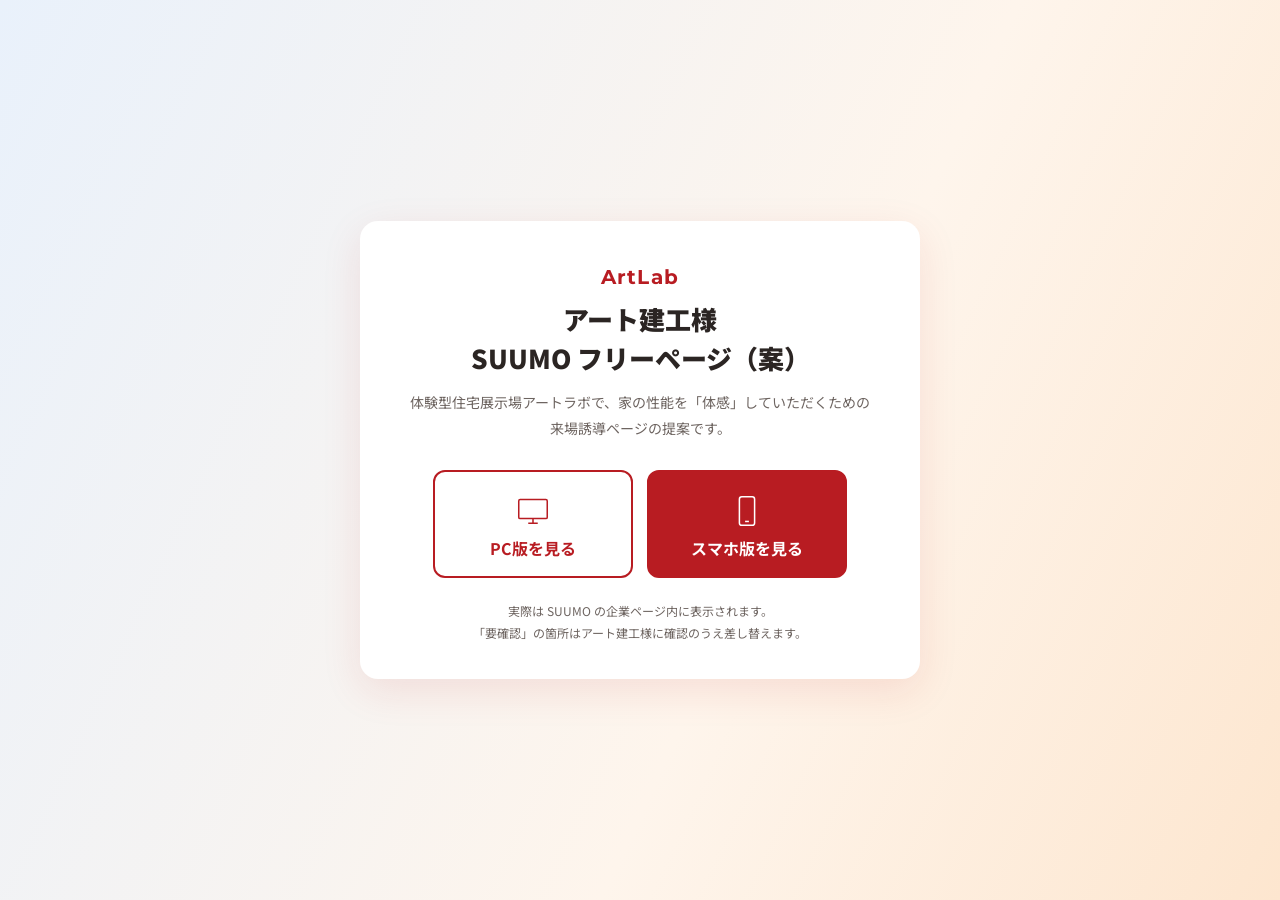
<file: index.html>
<!DOCTYPE html>
<html lang="ja"><head><meta charset="UTF-8" /><meta name="viewport" content="width=device-width, initial-scale=1" />
<meta name="robots" content="noindex, nofollow" />
<title>アート建工様 アートラボ SUUMOフリーページ（案）</title>
<link rel="preconnect" href="https://fonts.googleapis.com" />
<link rel="preconnect" href="https://fonts.gstatic.com" crossorigin />
<link href="https://fonts.googleapis.com/css2?family=Montserrat:wght@600;700&family=Noto+Sans+JP:wght@400;700;900&display=swap" rel="stylesheet" />
<style>
*, *::before, *::after { box-sizing: border-box; }
body { margin: 0; min-height: 100vh; display: flex; align-items: center; justify-content: center; padding: 32px 16px;
  font-family: "Noto Sans JP", sans-serif; color: #2b2523; background: linear-gradient(115deg, #e9f1fb 0%, #fef5ec 60%, #fde6cf 100%); }
.box { width: min(560px, 100%); padding: 44px 28px 36px; border-radius: 18px; background: #fff; box-shadow: 0 12px 40px rgba(184,28,34,.1); text-align: center; }
.label { margin: 0; color: #b81c22; font-family: Montserrat, sans-serif; font-size: 20px; font-weight: 700; letter-spacing: .06em; }
h1 { margin: 10px 0 0; font-size: clamp(21px, 5vw, 26px); font-weight: 900; line-height: 1.5; }
.lead { margin: 12px 0 28px; font-size: 14px; line-height: 1.9; color: #6d6460; }
.links { display: flex; gap: 14px; justify-content: center; flex-wrap: wrap; }
.links a { display: flex; flex-direction: column; align-items: center; gap: 6px; width: 200px; padding: 20px 12px 16px; border: 2px solid #b81c22; border-radius: 12px;
  background: #fff; color: #b81c22; text-decoration: none; font-weight: 700; transition: transform .2s, box-shadow .2s; }
.links a.sp { background: #b81c22; color: #fff; }
.links a:hover { transform: translateY(-2px); box-shadow: 0 8px 22px rgba(184,28,34,.2); }
.links svg { width: 38px; height: 38px; fill: none; stroke: currentColor; stroke-width: 1.6; }
.note { margin: 22px 0 0; font-size: 12px; line-height: 1.8; color: #6d6460; }
.nw { display: inline-block; }
@media (max-width: 480px) { .links a { width: 100%; max-width: 280px; flex-direction: row; justify-content: center; padding: 14px 12px; gap: 12px; } .links svg { width: 28px; height: 28px; } }
</style></head><body>
<div class="box">
  <p class="label">ArtLab</p>
  <h1>アート建工様<br /><span class="nw">SUUMO フリーページ（案）</span></h1>
  <p class="lead"><span class="nw">体験型住宅展示場アートラボで、</span><span class="nw">家の性能を「体感」していただくための</span><span class="nw">来場誘導ページの提案です。</span></p>
  <div class="links">
    <a href="preview/pc.html"><svg viewBox="0 0 40 40" aria-hidden="true"><rect x="5" y="8" width="30" height="20" rx="1.5" /><path d="M15 33 H25 M20 28 V33" /></svg>PC版を見る</a>
    <a class="sp" href="preview/sp.html"><svg viewBox="0 0 40 40" aria-hidden="true"><rect x="12" y="5" width="16" height="30" rx="2.5" /><path d="M18 31 H22" /></svg>スマホ版を見る</a>
  </div>
  <p class="note">実際は SUUMO の企業ページ内に表示されます。<br />「要確認」の箇所はアート建工様に確認のうえ差し替えます。</p>
</div>
</body></html>
</file>
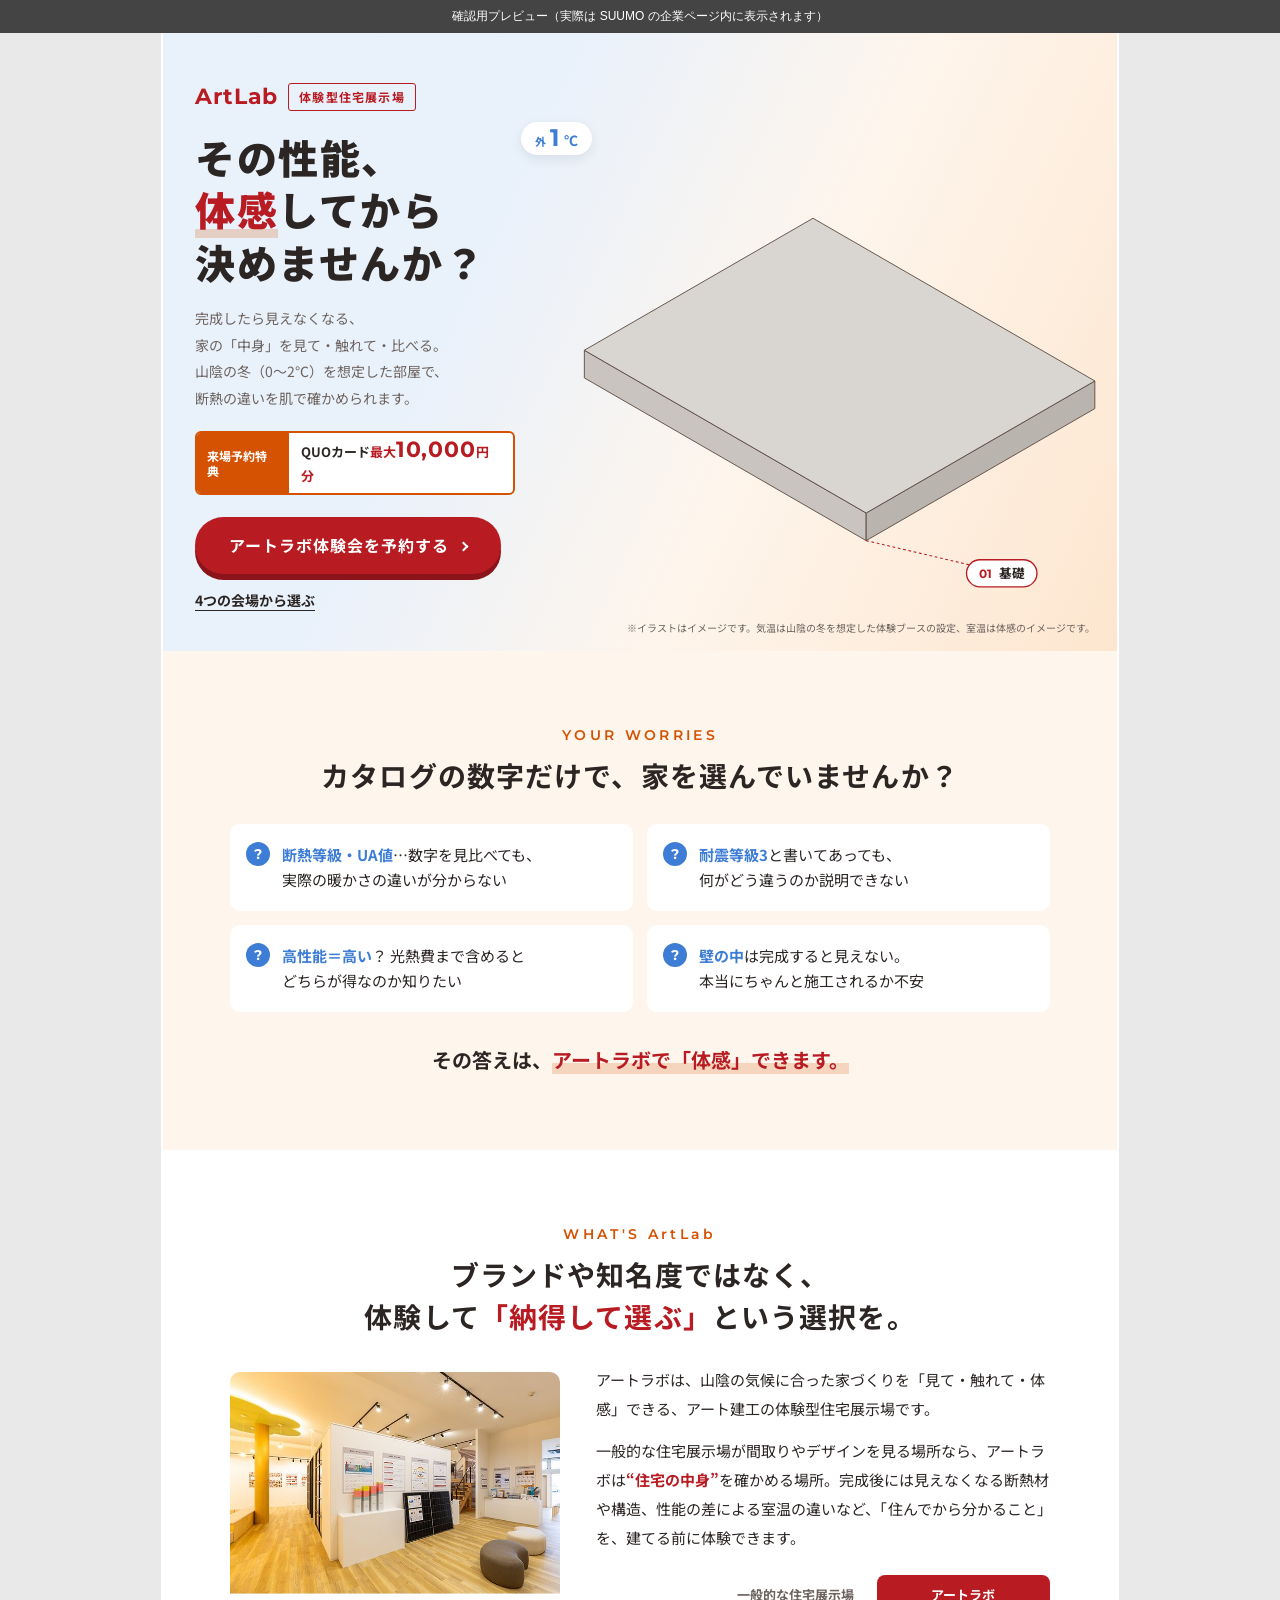
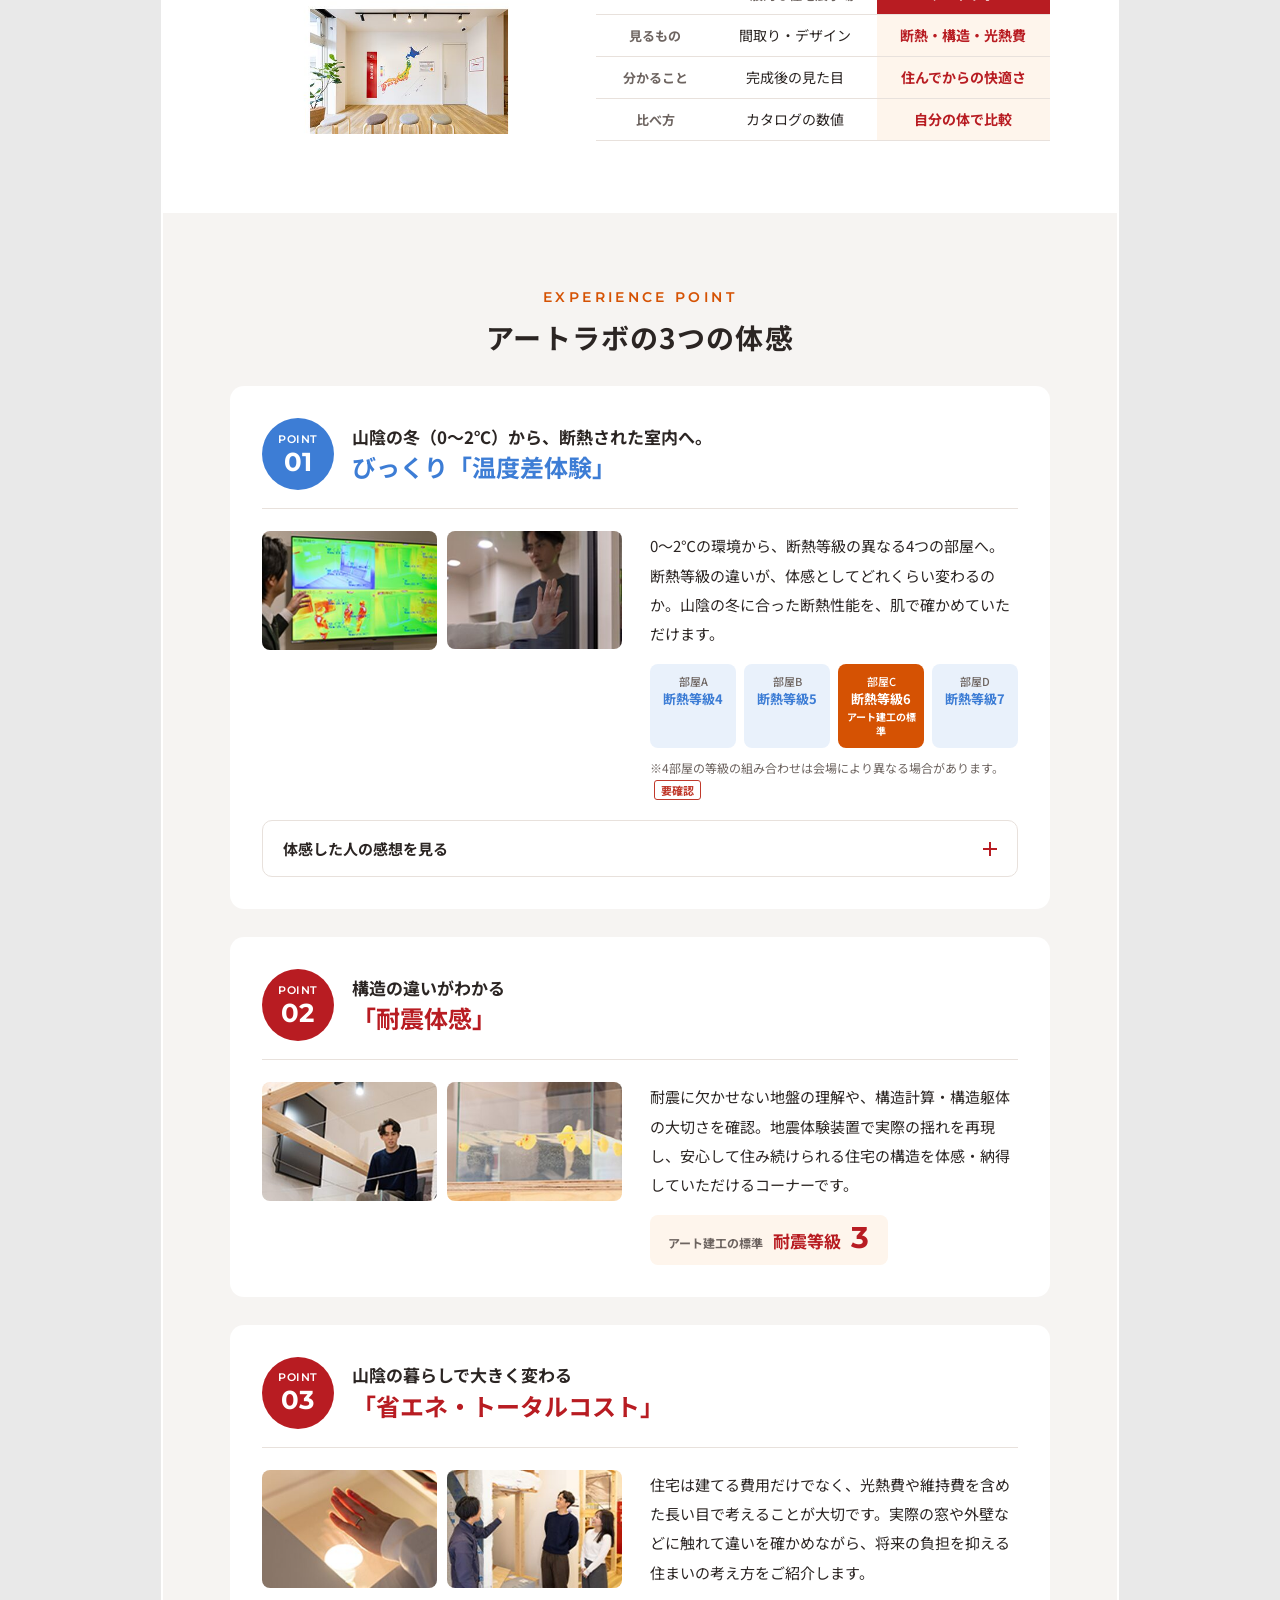
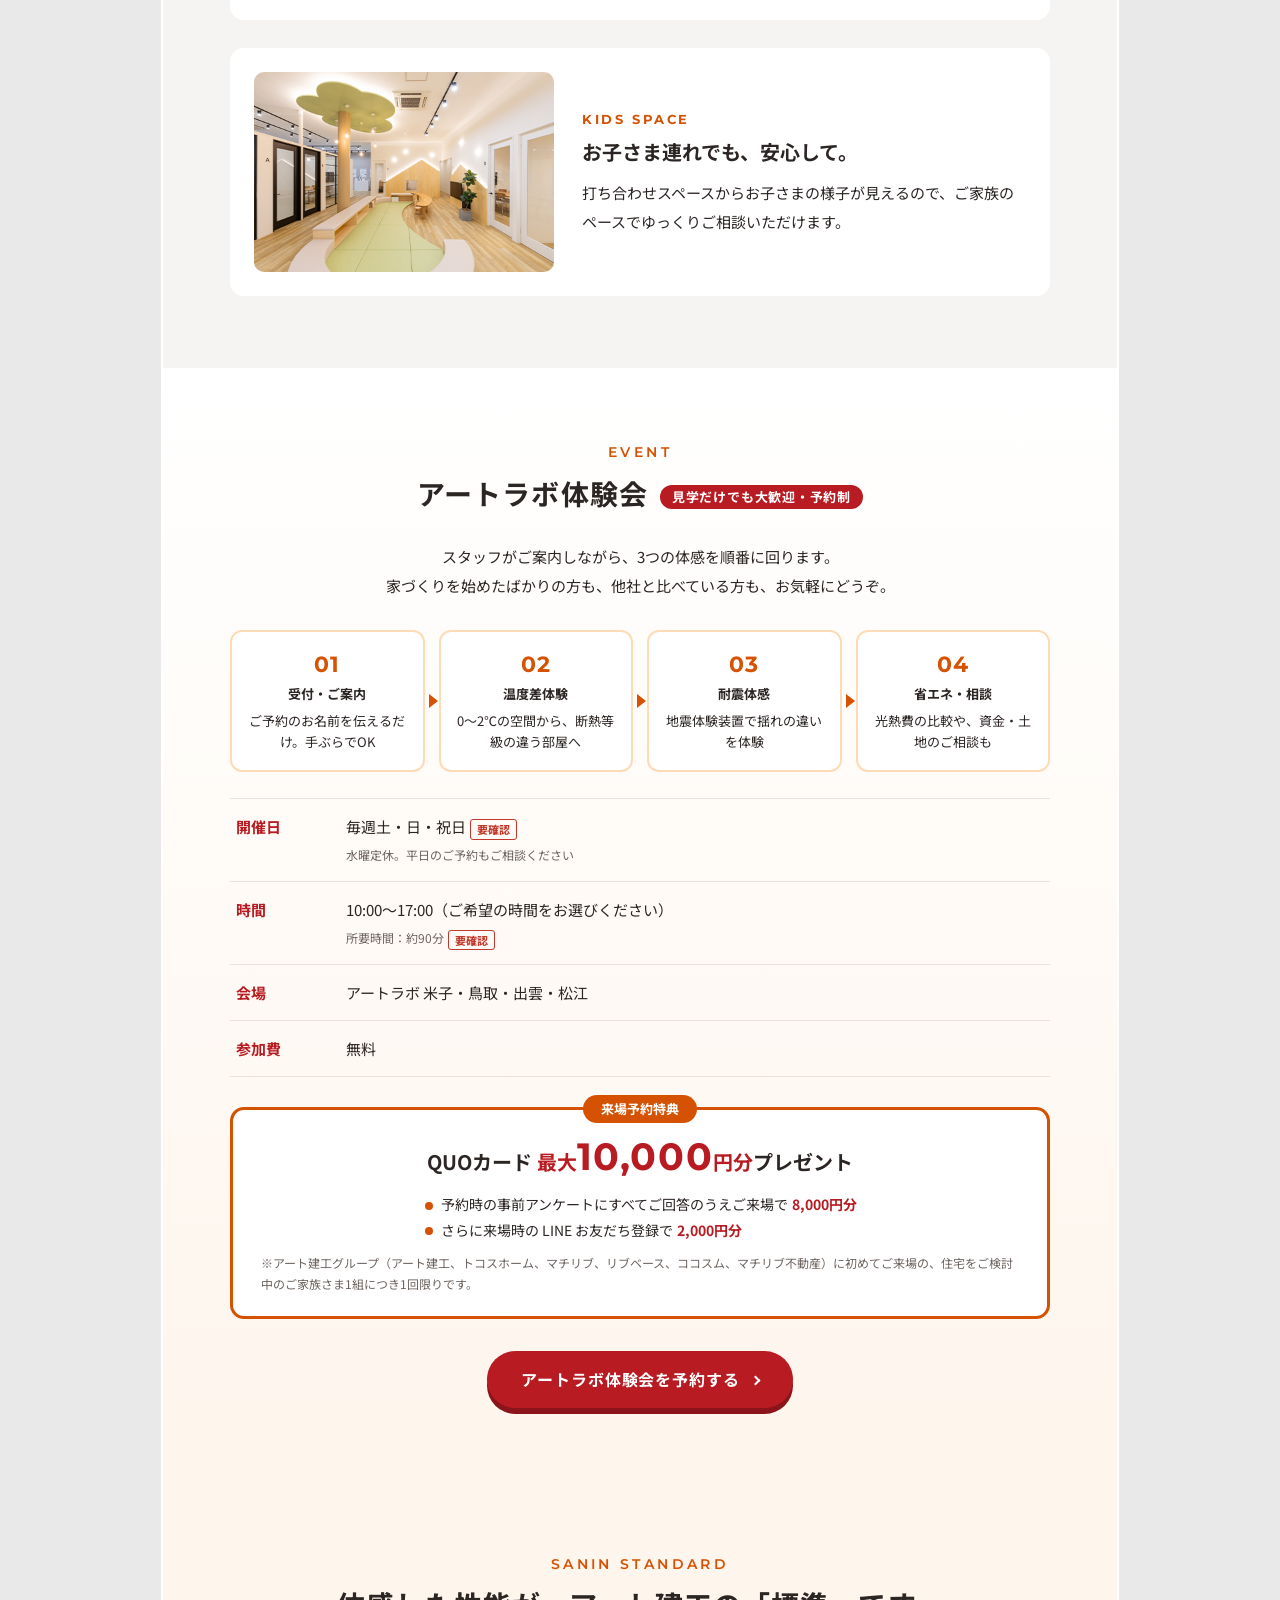
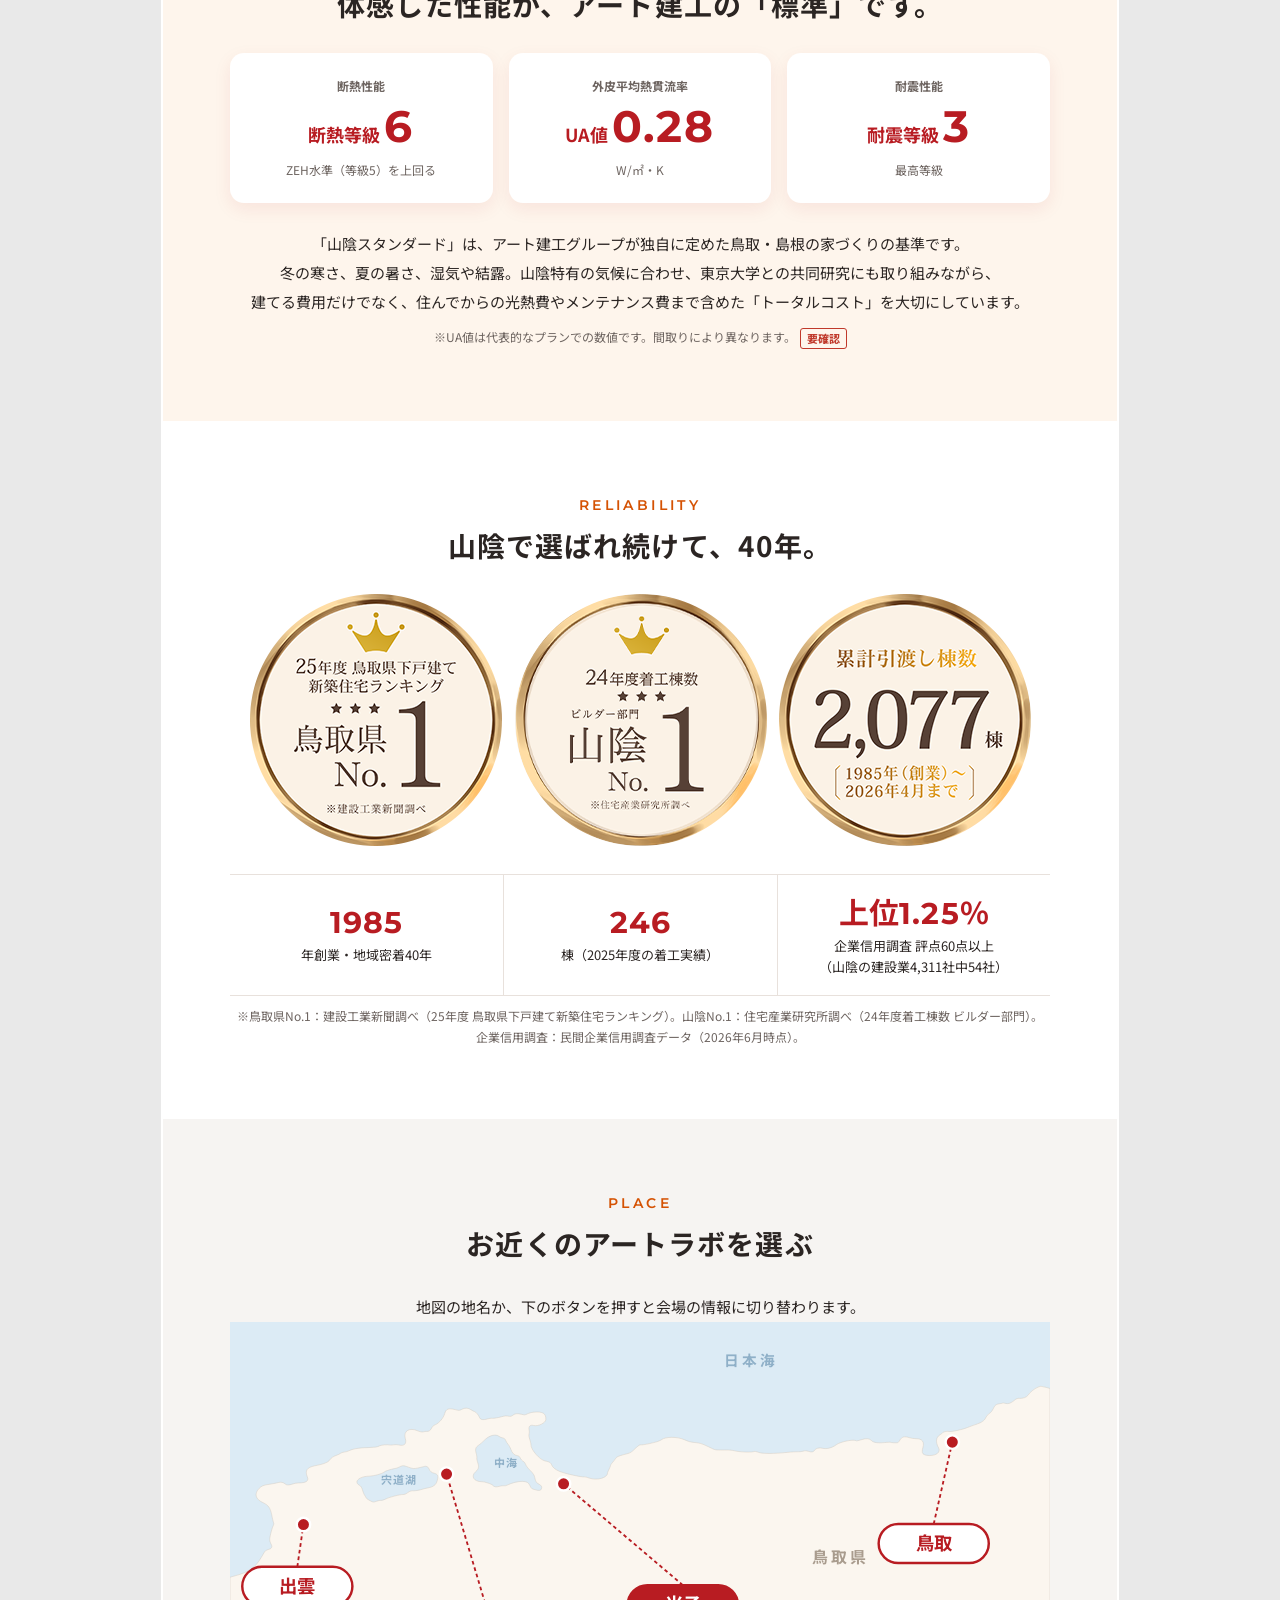
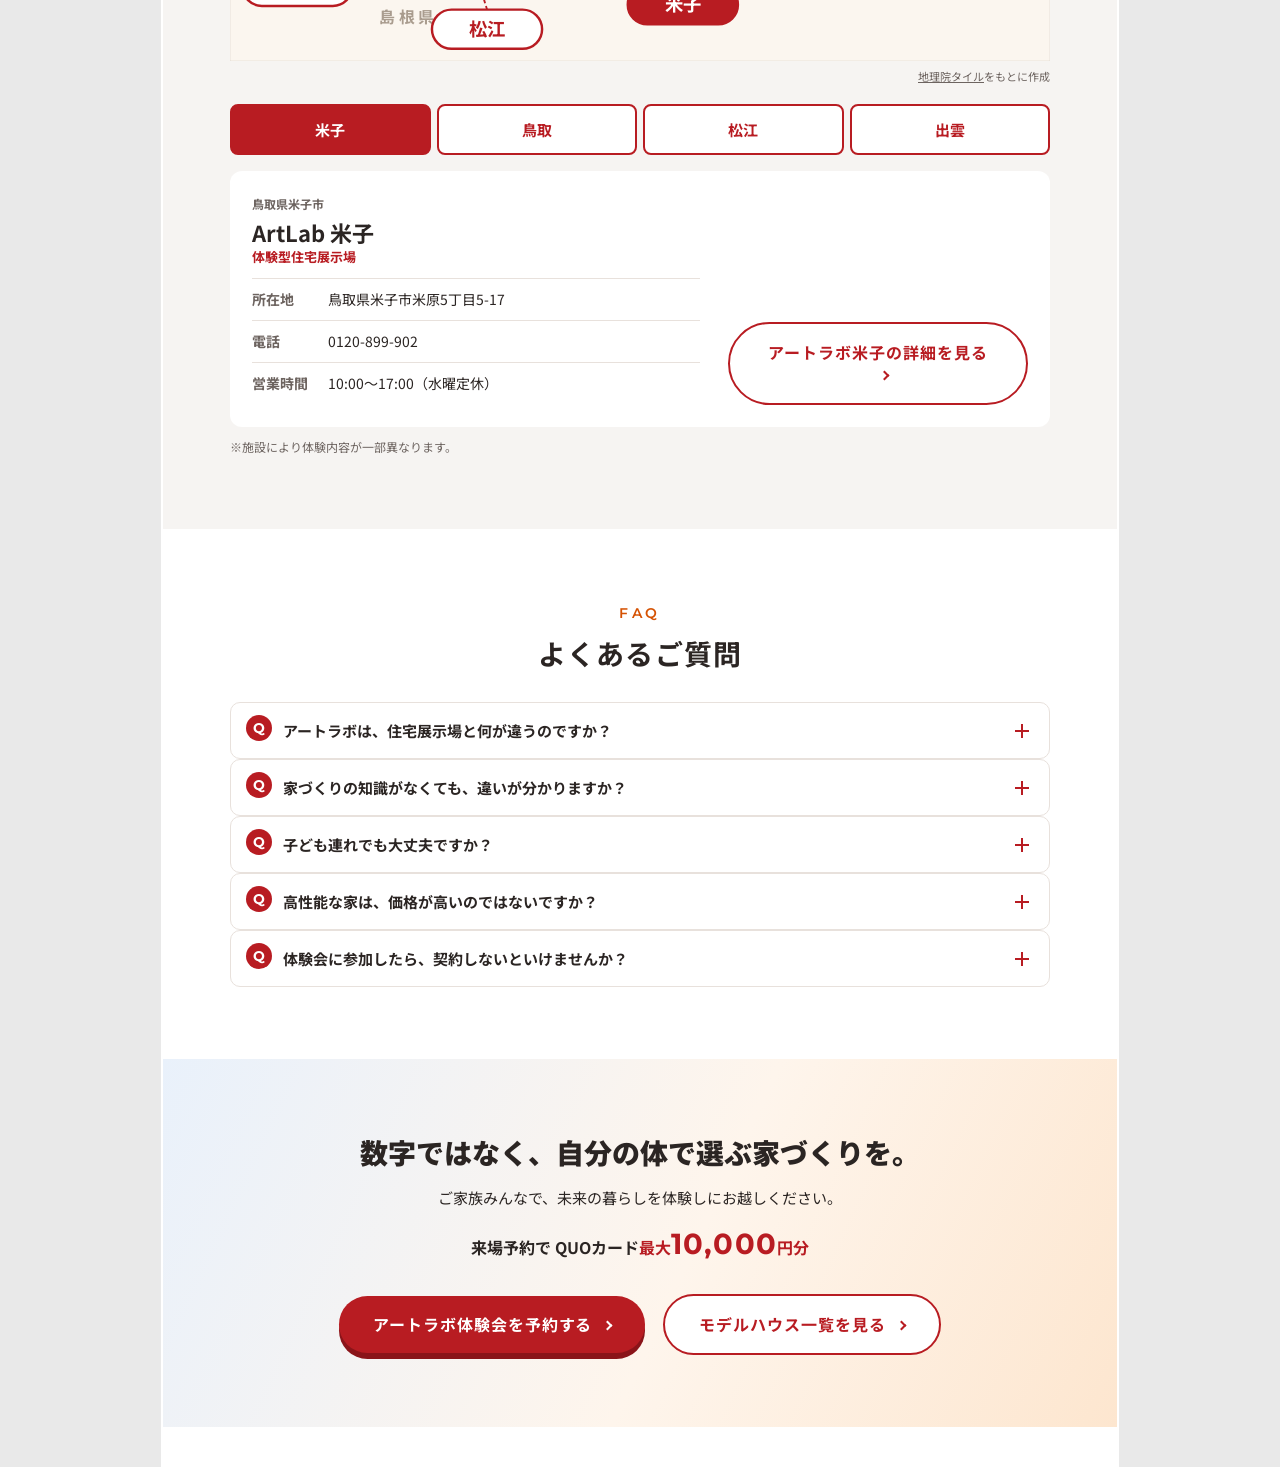
<file: preview/pc.html>
<!DOCTYPE html>
<html lang="ja"><head>
<meta name="robots" content="noindex, nofollow" /><meta charset="UTF-8" />

<title>確認用（PC）</title>
<style>
body { margin: 0; background: #e9e9e9; font-family: sans-serif; }
.pv-bar { padding: 8px 12px; background: #444; color: #fff; font-size: 12px; text-align: center; }
/* SUUMO の実寸：PC は #wrapper 954px の中に本文 950px、スマホは画面幅いっぱい */
.pv-page { width: 954px; margin: 0 auto; padding: 0 2px 40px; background: #fff; }
</style>
</head><body>
<div class="pv-bar">確認用プレビュー（実際は SUUMO の企業ページ内に表示されます）</div>
<div class="pv-page">
<!--
  アート建工様 SUUMO フリーページ（PC用）「体験型住宅展示場アートラボで、性能を体感しませんか？」
  SUUMO の企業ページ（PC）の「contents Start」の位置に入る部分。外枠 #includeContent ごと入稿する。
  ../0001/ は書き出し時に置き換わる（入稿用：/house/hj/report/kigyo_spc/front/<企業コード>/0001/ ／プレビュー用：../0001/）
  MV（波かっこ付き）は src/parts/mv.svg（tools/make-mv.py）、MAP は src/parts/map.svg（tools/make-map.py）に置き換わる
  SUUMO 内のリンク先は tools/build.mjs の LINKS で一括管理（EVENT／MODEL／YONAGO などの波かっこ）
  動きは js/main.js（jQuery を使わない素の JavaScript）
  「要確認」タグの箇所は、アート建工様に確認して差し替える（README.md の未確定一覧）
-->
<div id="includeContent">
<link rel="stylesheet" type="text/css" href="../0001/css/main.css" media="screen, tv" />
<link rel="preconnect" href="https://fonts.googleapis.com" />
<link rel="preconnect" href="https://fonts.gstatic.com" crossorigin />
<link href="https://fonts.googleapis.com/css2?family=Montserrat:wght@500;600;700&family=Noto+Sans+JP:wght@400;500;700;900&display=swap" rel="stylesheet" />

<div class="ak">

  <!-- 1. トップビジュアル：家の中身が順に落ちてきて組み上がる（アキュラホーム様と同じ動きの考え方。絵は自作の SVG） -->
  <div class="ak-mv" data-ak-mv>
    <div class="ak-mv__cold" aria-hidden="true"><i></i><i></i><i></i><i></i><i></i><i></i><i></i><i></i><i></i><i></i><i></i><i></i></div>
    <div class="ak-mv__inr">
      <div class="ak-mv__copy">
        <p class="ak-mv__label ak-en">ArtLab<span>体験型住宅展示場</span></p>
        <p class="ak-mv__title">その性能、<br /><span class="ak-mv__title-em">体感</span>してから<br />決めませんか？</p>
        <p class="ak-mv__lead">完成したら見えなくなる、<br />家の「中身」を見て・触れて・比べる。<br />山陰の冬（0〜2℃）を想定した部屋で、<br />断熱の違いを肌で確かめられます。</p>
        <p class="ak-mv__gift"><span class="ak-mv__gift-label">来場予約特典</span><span class="ak-mv__gift-body">QUOカード<strong>最大<b class="ak-en">10,000</b>円分</strong></span></p>
        <div class="ak-mv__cta">
          <a class="ak-btn ak-btn--main" href="https://suumo.jp/chumon/tn_tottori/rn_artkenko/event/">アートラボ体験会を予約する</a>
          <a class="ak-link" href="#ak-place" data-ak-jump>4つの会場から選ぶ</a>
        </div>
      </div>
      <div class="ak-mv__figure">
<svg class="ak-mv__svg" viewBox="0 0 660 560" role="img" aria-label="基礎・構造・断熱材・窓・暮らし・家族の順に家が組み上がっていくイラスト" xmlns="http://www.w3.org/2000/svg">
<g class="ak-mv__step" data-step="1"><g class="ak-mv__drop"><polygon class="ak-c-l" points="76.8,286.0 388.9,466.2 388.9,496.8 76.8,316.6" /><polygon class="ak-c-r" points="642.1,320.0 388.9,466.2 388.9,496.8 642.1,350.6" /><polygon class="ak-c-t" points="330.0,139.8 642.1,320.0 388.9,466.2 76.8,286.0" /><polygon class="ak-none" points="76.8,316.6 388.9,496.8" /></g></g>
<g class="ak-mv__step" data-step="2"><g class="ak-mv__drop"><polygon class="ak-f-l" points="94.4,279.9 388.9,449.9 388.9,456.0 94.4,286.0" /><polygon class="ak-f-r" points="624.4,313.9 388.9,449.9 388.9,456.0 624.4,320.0" /><polygon class="ak-f-t" points="330.0,143.9 624.4,313.9 388.9,449.9 94.4,279.9" /><line class="ak-joint" x1="359.4" y1="160.9" x2="123.9" y2="296.9" /><line class="ak-joint" x1="388.9" y1="177.9" x2="153.3" y2="313.9" /><line class="ak-joint" x1="418.3" y1="194.9" x2="182.8" y2="330.9" /><line class="ak-joint" x1="447.8" y1="211.9" x2="212.2" y2="347.9" /><line class="ak-joint" x1="477.2" y1="228.9" x2="241.7" y2="364.9" /><line class="ak-joint" x1="506.7" y1="245.9" x2="271.1" y2="381.9" /><line class="ak-joint" x1="536.1" y1="262.9" x2="300.6" y2="398.9" /><line class="ak-joint" x1="565.6" y1="279.9" x2="330.0" y2="415.9" /><line class="ak-joint" x1="595.0" y1="296.9" x2="359.4" y2="432.9" /><polygon class="ak-w-l" points="316.8,-12.3 331.5,-3.8 331.5,160.0 316.8,151.5" /><polygon class="ak-w-r" points="344.7,-11.5 331.5,-3.8 331.5,160.0 344.7,152.4" /><polygon class="ak-w-t" points="330.0,-20.0 344.7,-11.5 331.5,-3.8 316.8,-12.3" /><polygon class="ak-w-l" points="240.2,31.8 254.9,40.3 254.9,204.2 240.2,195.7" /><polygon class="ak-w-r" points="268.2,32.7 254.9,40.3 254.9,204.2 268.2,196.6" /><polygon class="ak-w-t" points="253.4,24.2 268.2,32.7 254.9,40.3 240.2,31.8" /><polygon class="ak-w-l" points="160.7,77.8 175.4,86.2 175.4,250.1 160.7,241.6" /><polygon class="ak-w-r" points="188.7,78.6 175.4,86.2 175.4,250.1 188.7,242.5" /><polygon class="ak-w-t" points="173.9,70.1 188.7,78.6 175.4,86.2 160.7,77.8" /><polygon class="ak-w-l" points="315.3,-11.5 328.5,-3.8 328.5,160.0 315.3,152.4" /><polygon class="ak-w-r" points="343.2,-12.3 328.5,-3.8 328.5,160.0 343.2,151.5" /><polygon class="ak-w-t" points="330.0,-20.0 343.2,-12.3 328.5,-3.8 315.3,-11.5" /><polygon class="ak-w-l" points="412.4,44.6 425.7,52.2 425.7,216.1 412.4,208.5" /><polygon class="ak-w-r" points="440.4,43.8 425.7,52.2 425.7,216.1 440.4,207.6" /><polygon class="ak-w-t" points="427.2,36.1 440.4,43.8 425.7,52.2 412.4,44.6" /><polygon class="ak-w-l" points="509.6,100.7 522.9,108.4 522.9,272.2 509.6,264.6" /><polygon class="ak-w-r" points="537.6,99.9 522.9,108.4 522.9,272.2 537.6,263.7" /><polygon class="ak-w-t" points="524.3,92.2 537.6,99.9 522.9,108.4 509.6,100.7" /><polygon class="ak-w-l" points="596.5,150.9 609.7,158.5 609.7,322.4 596.5,314.7" /><polygon class="ak-w-r" points="624.4,150.0 609.7,158.5 609.7,322.4 624.4,313.9" /><polygon class="ak-w-t" points="611.2,142.4 624.4,150.0 609.7,158.5 596.5,150.9" /><polygon class="ak-w-l" points="94.4,100.7 109.2,109.2 109.2,124.5 94.4,116.0" /><polygon class="ak-w-r" points="344.7,-26.8 109.2,109.2 109.2,124.5 344.7,-11.5" /><polygon class="ak-w-t" points="330.0,-35.3 344.7,-26.8 109.2,109.2 94.4,100.7" /><polygon class="ak-w-l" points="315.3,-26.8 609.7,143.2 609.7,158.5 315.3,-11.5" /><polygon class="ak-w-r" points="624.4,134.7 609.7,143.2 609.7,158.5 624.4,150.0" /><polygon class="ak-w-t" points="330.0,-35.3 624.4,134.7 609.7,143.2 315.3,-26.8" /><polygon class="ak-w-l" points="94.4,116.0 109.2,124.5 109.2,288.4 94.4,279.9" /><polygon class="ak-w-r" points="122.4,116.9 109.2,124.5 109.2,288.4 122.4,280.7" /><polygon class="ak-w-t" points="107.7,108.4 122.4,116.9 109.2,124.5 94.4,116.0" /></g></g>
<g class="ak-mv__step" data-step="3"><g class="ak-mv__drop"><polygon class="ak-i" points="331.5,-3.8 268.2,32.7 268.2,196.6 331.5,160.0" /><polygon class="ak-iline" points="331.5,127.3 268.2,163.8" /><polygon class="ak-iline" points="331.5,94.5 268.2,131.0" /><polygon class="ak-iline" points="331.5,61.7 268.2,98.3" /><polygon class="ak-iline" points="331.5,28.9 268.2,65.5" /><polygon class="ak-i" points="254.9,40.3 188.7,78.6 188.7,242.5 254.9,204.2" /><polygon class="ak-iline" points="254.9,171.5 188.7,209.7" /><polygon class="ak-iline" points="254.9,138.7 188.7,176.9" /><polygon class="ak-iline" points="254.9,105.9 188.7,144.2" /><polygon class="ak-iline" points="254.9,73.1 188.7,111.4" /><polygon class="ak-i" points="175.4,86.2 122.4,116.9 122.4,280.7 175.4,250.1" /><polygon class="ak-iline" points="175.4,217.4 122.4,248.0" /><polygon class="ak-iline" points="175.4,184.6 122.4,215.2" /><polygon class="ak-iline" points="175.4,151.8 122.4,182.4" /><polygon class="ak-iline" points="175.4,119.0 122.4,149.6" /><polygon class="ak-i" points="328.5,-3.8 412.4,44.6 412.4,208.5 328.5,160.0" /><polygon class="ak-iline" points="328.5,127.3 412.4,175.7" /><polygon class="ak-iline" points="328.5,94.5 412.4,142.9" /><polygon class="ak-iline" points="328.5,61.7 412.4,110.2" /><polygon class="ak-iline" points="328.5,28.9 412.4,77.4" /><polygon class="ak-i" points="425.7,52.2 509.6,100.7 509.6,264.6 425.7,216.1" /><polygon class="ak-iline" points="425.7,183.4 509.6,231.8" /><polygon class="ak-iline" points="425.7,150.6 509.6,199.0" /><polygon class="ak-iline" points="425.7,117.8 509.6,166.3" /><polygon class="ak-iline" points="425.7,85.0 509.6,133.5" /><polygon class="ak-i" points="522.9,108.4 596.5,150.9 596.5,314.7 522.9,272.2" /><polygon class="ak-iline" points="522.9,239.5 596.5,282.0" /><polygon class="ak-iline" points="522.9,206.7 596.5,249.2" /><polygon class="ak-iline" points="522.9,173.9 596.5,216.4" /><polygon class="ak-iline" points="522.9,141.1 596.5,183.6" /></g></g>
<g class="ak-mv__step" data-step="4"><g class="ak-mv__drop"><polygon class="ak-sash" points="252.6,67.9 193.7,101.9 193.7,197.1 252.6,163.1" /><polygon class="ak-glass" points="248.4,75.7 198.4,104.6 198.4,189.6 248.4,160.7" /><polygon class="ak-mullion" points="223.7,175.3 223.7,90.3" /><polygon class="ak-shine" points="239.9,91.2 222.2,128.6" /><polygon class="ak-sash" points="428.0,76.4 501.7,118.9 501.7,254.9 428.0,212.4" /><polygon class="ak-glass" points="432.2,84.2 496.9,121.6 496.9,247.4 432.2,210.0" /><polygon class="ak-mullion" points="464.3,228.9 464.3,103.1" /><polygon class="ak-shine" points="440.7,99.7 458.4,137.1" /><polygon class="ak-sash" points="528.2,137.6 584.1,169.9 584.1,258.3 528.2,226.0" /><polygon class="ak-glass" points="532.3,145.4 579.4,172.6 579.4,250.8 532.3,223.6" /><polygon class="ak-mullion" points="555.5,237.4 555.5,159.2" /><polygon class="ak-shine" points="540.8,160.9 558.5,198.3" /></g></g>
<g class="ak-mv__step" data-step="5"><g class="ak-mv__drop"><polygon class="ak-rug-l" points="212.2,298.9 353.6,380.5 353.6,381.9 212.2,300.3" /><polygon class="ak-rug-r" points="465.4,315.9 353.6,380.5 353.6,381.9 465.4,317.3" /><polygon class="ak-rug-t" points="324.1,234.3 465.4,315.9 353.6,380.5 212.2,298.9" /><polygon class="ak-sofa-l" points="171.0,218.0 200.4,235.0 200.4,293.5 171.0,276.5" /><polygon class="ak-sofa-r" points="318.2,167.0 200.4,235.0 200.4,293.5 318.2,225.5" /><polygon class="ak-sofa-t" points="288.8,150.0 318.2,167.0 200.4,235.0 171.0,218.0" /><polygon class="ak-sofa-l" points="200.4,265.6 241.7,289.4 241.7,317.3 200.4,293.5" /><polygon class="ak-sofa-r" points="359.4,221.4 241.7,289.4 241.7,317.3 359.4,249.3" /><polygon class="ak-sofa-t" points="318.2,197.6 359.4,221.4 241.7,289.4 200.4,265.6" /><polygon class="ak-table-l" points="294.7,287.7 353.6,321.7 353.6,347.9 294.7,313.9" /><polygon class="ak-table-r" points="406.6,291.1 353.6,321.7 353.6,347.9 406.6,317.3" /><polygon class="ak-table-t" points="347.7,257.1 406.6,291.1 353.6,321.7 294.7,287.7" /><polygon class="ak-pot-l" points="506.7,286.0 530.2,299.6 530.2,327.5 506.7,313.9" /><polygon class="ak-pot-r" points="553.8,286.0 530.2,299.6 530.2,327.5 553.8,313.9" /><polygon class="ak-pot-t" points="530.2,272.4 553.8,286.0 530.2,299.6 506.7,286.0" /><g class="ak-plant"><ellipse cx="530.2" cy="231.6" rx="34" ry="30" /><ellipse cx="510.20000000000005" cy="245.6" rx="20" ry="16" /><ellipse cx="552.2" cy="241.6" rx="18" ry="15" /></g><line class="ak-cord" x1="350.6" y1="158.5" x2="350.6" y2="229.9" /><path class="ak-lamp" d="M332.6 245.9 Q350.6 219.9 368.6 245.9 Z" /></g></g>
<g class="ak-mv__step" data-step="6"><g class="ak-mv__drop"><ellipse class="ak-glow" cx="350.6" cy="304.9" rx="150" ry="86" /><g class="ak-person ak-person--a"><rect x="257.338" y="269.292" width="33.524" height="65.076" rx="15.776" /><circle cx="274.1" cy="257.46" r="12.818" /></g><g class="ak-person ak-person--b"><rect x="300.272" y="290.848" width="30.056000000000004" height="58.34400000000001" rx="14.144000000000002" /><circle cx="315.3" cy="280.24" r="11.492" /></g><g class="ak-person ak-person--c"><rect x="353.152" y="320.768" width="18.496000000000002" height="35.904" rx="8.704" /><circle cx="362.4" cy="314.24" r="7.072000000000001" /></g></g></g>
<g class="ak-mv__step" data-step="3"><g class="ak-mv__drop"><polygon class="ak-ext-l" points="374.2,403.3 377.7,405.3 377.7,443.4 374.2,441.4" /><polygon class="ak-ext-r" points="598.5,277.8 377.7,405.3 377.7,443.4 598.5,315.9" /><polygon class="ak-ext-t" points="595.0,275.8 598.5,277.8 377.7,405.3 374.2,403.3" /><polygon class="ak-ext-l" points="120.4,243.8 400.1,405.3 400.1,443.4 120.4,281.9" /><polygon class="ak-ext-r" points="403.6,403.3 400.1,405.3 400.1,443.4 403.6,441.4" /><polygon class="ak-ext-t" points="123.9,241.8 403.6,403.3 400.1,405.3 120.4,243.8" /><polygon class="ak-i-l" points="377.7,405.3 386.5,410.4 386.5,448.5 377.7,443.4" /><polygon class="ak-i-r" points="607.4,282.9 386.5,410.4 386.5,448.5 607.4,321.0" /><polygon class="ak-i-t" points="598.5,277.8 607.4,282.9 386.5,410.4 377.7,405.3" /><polygon class="ak-i-l" points="111.5,248.9 391.2,410.4 391.2,448.5 111.5,287.0" /><polygon class="ak-i-r" points="400.1,405.3 391.2,410.4 391.2,448.5 400.1,443.4" /><polygon class="ak-i-t" points="120.4,243.8 400.1,405.3 391.2,410.4 111.5,248.9" /><polygon class="ak-int-l" points="386.5,410.4 388.9,411.8 388.9,449.9 386.5,448.5" /><polygon class="ak-int-r" points="609.7,284.3 388.9,411.8 388.9,449.9 609.7,322.4" /><polygon class="ak-int-t" points="607.4,282.9 609.7,284.3 388.9,411.8 386.5,410.4" /><polygon class="ak-int-l" points="109.2,250.3 388.9,411.8 388.9,449.9 109.2,288.4" /><polygon class="ak-int-r" points="391.2,410.4 388.9,411.8 388.9,449.9 391.2,448.5" /><polygon class="ak-int-t" points="111.5,248.9 391.2,410.4 388.9,411.8 109.2,250.3" /></g></g>
<g class="ak-mv__step" data-step="2"><g class="ak-mv__drop"><polygon class="ak-w-l" points="596.5,150.9 609.7,158.5 609.7,322.4 596.5,314.7" /><polygon class="ak-w-r" points="624.4,150.0 609.7,158.5 609.7,322.4 624.4,313.9" /><polygon class="ak-w-t" points="611.2,142.4 624.4,150.0 609.7,158.5 596.5,150.9" /></g></g>
<g class="ak-mv__step ak-mv__step--tag" data-step="1"><g class="ak-tag"><line class="ak-tag__line" x1="388.9" y1="496.8" x2="539.0" y2="532" /><rect class="ak-tag__box" x="500" y="518" width="78" height="30" rx="15" /><text class="ak-tag__num" x="514" y="538">01</text><text class="ak-tag__text" x="536" y="538">基礎</text></g></g>
<g class="ak-mv__step ak-mv__step--tag" data-step="2"><g class="ak-tag"><line class="ak-tag__line" x1="624.4" y1="134.7" x2="548.0" y2="84" /><rect class="ak-tag__box" x="470" y="70" width="156" height="30" rx="15" /><text class="ak-tag__num" x="484" y="90">02</text><text class="ak-tag__text" x="506" y="90">構造｜耐震等級3</text></g></g>
<g class="ak-mv__step ak-mv__step--tag" data-step="3"><g class="ak-tag"><line class="ak-tag__line" x1="440.4" y1="373.6" x2="554.0" y2="434" /><rect class="ak-tag__box" x="476" y="420" width="156" height="30" rx="15" /><text class="ak-tag__num" x="490" y="440">03</text><text class="ak-tag__text" x="512" y="440">断熱｜断熱等級6</text></g></g>
<g class="ak-mv__step ak-mv__step--tag" data-step="4"><g class="ak-tag"><line class="ak-tag__line" x1="221.1" y1="90.5" x2="102.0" y2="164" /><rect class="ak-tag__box" x="70" y="150" width="64" height="30" rx="15" /><text class="ak-tag__num" x="84" y="170">04</text><text class="ak-tag__text" x="106" y="170">窓</text></g></g>
<g class="ak-mv__step ak-mv__step--tag" data-step="5"><g class="ak-tag"><line class="ak-tag__line" x1="229.9" y1="184.0" x2="70.0" y2="314" /><rect class="ak-tag__box" x="24" y="300" width="92" height="30" rx="15" /><text class="ak-tag__num" x="38" y="320">05</text><text class="ak-tag__text" x="60" y="320">暮らし</text></g></g>
<g class="ak-mv__step ak-mv__step--tag" data-step="6"><g class="ak-tag"><line class="ak-tag__line" x1="274.1" y1="263.9" x2="145.0" y2="500" /><rect class="ak-tag__box" x="40" y="486" width="210" height="30" rx="15" /><text class="ak-tag__num" x="54" y="506">06</text><text class="ak-tag__text" x="76" y="506">UA値0.28｜家じゅう暖か</text></g></g>
</svg>
        <p class="ak-mv__temp ak-mv__temp--out" aria-hidden="true"><span>外</span><b class="ak-en">1</b>℃</p>
        <p class="ak-mv__temp ak-mv__temp--in" aria-hidden="true"><span>室内</span><b class="ak-en">21</b>℃</p>
        <p class="ak-mv__caption ak-sp" aria-hidden="true"><b class="ak-en"></b><span></span></p>
      </div>
    </div>
    <p class="ak-mv__note">※イラストはイメージです。気温は山陰の冬を想定した体験ブースの設定、室温は体感のイメージです。</p>
  </div>

  <!-- 2. 共感 -->
  <div class="ak-sec ak-sec--warm">
    <div class="ak-inr">
      <p class="ak-h-en ak-en">YOUR WORRIES</p>
      <p class="ak-h">カタログの数字だけで、<br class="ak-sp" />家を選んでいませんか？</p>
      <ul class="ak-worry">
        <li><b>断熱等級・UA値</b>…数字を見比べても、<br class="ak-pc" />実際の暖かさの違いが分からない</li>
        <li><b>耐震等級3</b>と書いてあっても、<br class="ak-pc" />何がどう違うのか説明できない</li>
        <li><b>高性能＝高い</b>？ 光熱費まで含めると<br class="ak-pc" />どちらが得なのか知りたい</li>
        <li><b>壁の中</b>は完成すると見えない。<br class="ak-pc" />本当にちゃんと施工されるか不安</li>
      </ul>
      <p class="ak-worry__answer">その答えは、<span>アートラボで「体感」できます。</span></p>
    </div>
  </div>

  <!-- 3. アートラボとは -->
  <div class="ak-sec">
    <div class="ak-inr">
      <p class="ak-h-en ak-en">WHAT'S ArtLab</p>
      <p class="ak-h">ブランドや知名度ではなく、<br />体験して<span class="ak-red">「納得して選ぶ」</span>という選択を。</p>
      <div class="ak-about">
        <div class="ak-about__img"><img src="../0001/img/lab-intro.jpg" alt="アートラボの館内。断熱や構造の展示と、打ち合わせスペース" width="643" height="706" /></div>
        <div class="ak-about__body">
          <p class="ak-text">アートラボは、山陰の気候に合った家づくりを「見て・触れて・体感」できる、アート建工の体験型住宅展示場です。</p>
          <p class="ak-text">一般的な住宅展示場が間取りやデザインを見る場所なら、アートラボは<strong>“住宅の中身”</strong>を確かめる場所。完成後には見えなくなる断熱材や構造、性能の差による室温の違いなど、「住んでから分かること」を、建てる前に体験できます。</p>
          <table class="ak-vs">
            <thead><tr><th></th><th>一般的な住宅展示場</th><th class="is-lab">アートラボ</th></tr></thead>
            <tbody>
              <tr><th>見るもの</th><td>間取り・デザイン</td><td class="is-lab">断熱・構造・光熱費</td></tr>
              <tr><th>分かること</th><td>完成後の見た目</td><td class="is-lab">住んでからの快適さ</td></tr>
              <tr><th>比べ方</th><td>カタログの数値</td><td class="is-lab">自分の体で比較</td></tr>
            </tbody>
          </table>
        </div>
      </div>
    </div>
  </div>

  <!-- 4〜6. 体感ポイント -->
  <div id="ak-point" class="ak-sec ak-sec--gray">
    <div class="ak-inr">
      <p class="ak-h-en ak-en">EXPERIENCE POINT</p>
      <p class="ak-h">アートラボの3つの体感</p>

      <div class="ak-point ak-point--cold">
        <div class="ak-point__head">
          <p class="ak-point__num ak-en">POINT<b>01</b></p>
          <p class="ak-point__title">山陰の冬（0〜2℃）から、断熱された室内へ。<br /><span>びっくり「温度差体験」</span></p>
        </div>
        <div class="ak-point__body">
          <div class="ak-point__imgs">
            <img src="../0001/img/p1-thermo.jpg" alt="サーモカメラの映像で、部屋ごとの温度の違いを確かめる様子" width="300" height="203" />
            <img src="../0001/img/p1-glass.jpg" alt="窓ガラスに手を当てて、冷たさの違いを確かめる様子" width="300" height="202" />
          </div>
          <div>
            <p class="ak-text">0〜2℃の環境から、断熱等級の異なる4つの部屋へ。断熱等級の違いが、体感としてどれくらい変わるのか。山陰の冬に合った断熱性能を、肌で確かめていただけます。</p>
            <ul class="ak-grades" aria-label="比較できる4つの部屋">
              <li><span>部屋A</span>断熱等級4</li>
              <li><span>部屋B</span>断熱等級5</li>
              <li class="is-std"><span>部屋C</span>断熱等級6<small>アート建工の標準</small></li>
              <li><span>部屋D</span>断熱等級7</li>
            </ul>
            <p class="ak-note">※4部屋の等級の組み合わせは会場により異なる場合があります。<em class="ak-todo">要確認</em></p>
          </div>
        </div>
        <div class="ak-more">
          <a class="ak-more__btn" href="#ak-more-voice" data-ak-more>体感した人の感想を見る</a>
          <div class="ak-more__body" id="ak-more-voice">
            <div class="ak-voice">
              <img src="../0001/img/couple.png" alt="" width="131" height="158" />
              <p>「断熱性能の違いで、こんなに室温が変わるのかと驚きました。快適な空間には、温かさだけではないことも理解できました。」<span>30代ご夫婦</span></p>
            </div>
          </div>
        </div>
      </div>

      <div class="ak-point">
        <div class="ak-point__head">
          <p class="ak-point__num ak-en">POINT<b>02</b></p>
          <p class="ak-point__title">構造の違いがわかる<br /><span>「耐震体感」</span></p>
        </div>
        <div class="ak-point__body">
          <div class="ak-point__imgs">
            <img src="../0001/img/p2-frame.jpg" alt="構造躯体の展示を見上げる様子" width="300" height="203" />
            <img src="../0001/img/p2-ground.jpg" alt="地盤の違いによる揺れ方を比べる展示" width="300" height="203" />
          </div>
          <div>
            <p class="ak-text">耐震に欠かせない地盤の理解や、構造計算・構造躯体の大切さを確認。地震体験装置で実際の揺れを再現し、安心して住み続けられる住宅の構造を体感・納得していただけるコーナーです。</p>
            <p class="ak-point__spec"><span>アート建工の標準</span>耐震等級<b class="ak-en">3</b></p>
          </div>
        </div>
      </div>

      <div class="ak-point">
        <div class="ak-point__head">
          <p class="ak-point__num ak-en">POINT<b>03</b></p>
          <p class="ak-point__title">山陰の暮らしで大きく変わる<br /><span>「省エネ・トータルコスト」</span></p>
        </div>
        <div class="ak-point__body">
          <div class="ak-point__imgs">
            <img src="../0001/img/p3-touch.jpg" alt="窓の性能の違いを、手をかざして確かめる様子" width="300" height="203" />
            <img src="../0001/img/p3-wall.jpg" alt="壁の中の断熱材や構造を、スタッフの説明を聞きながら見る様子" width="300" height="203" />
          </div>
          <div>
            <p class="ak-text">住宅は建てる費用だけでなく、光熱費や維持費を含めた長い目で考えることが大切です。実際の窓や外壁などに触れて違いを確かめながら、将来の負担を抑える住まいの考え方をご紹介します。</p>
          </div>
        </div>
      </div>

      <div class="ak-kids">
        <img src="../0001/img/kids.jpg" alt="アートラボのキッズスペース" width="450" height="300" />
        <div>
          <p class="ak-kids__label ak-en">KIDS SPACE</p>
          <p class="ak-kids__title">お子さま連れでも、安心して。</p>
          <p class="ak-text">打ち合わせスペースからお子さまの様子が見えるので、ご家族のペースでゆっくりご相談いただけます。</p>
        </div>
      </div>
    </div>
  </div>

  <!-- 7. イベント：アートラボ体験会 -->
  <div id="ak-event" class="ak-sec ak-event">
    <div class="ak-inr">
      <p class="ak-h-en ak-en">EVENT</p>
      <p class="ak-h">アートラボ体験会<br class="ak-sp" /><span class="ak-h-sub">見学だけでも大歓迎・予約制</span></p>
      <p class="ak-text ak-center">スタッフがご案内しながら、3つの体感を順番に回ります。<br class="ak-pc" />家づくりを始めたばかりの方も、他社と比べている方も、お気軽にどうぞ。</p>
      <ol class="ak-flow">
        <li><span class="ak-flow__num ak-en">01</span><p class="ak-flow__title">受付・ご案内</p><p>ご予約のお名前を伝えるだけ。手ぶらでOK</p></li>
        <li><span class="ak-flow__num ak-en">02</span><p class="ak-flow__title">温度差体験</p><p>0〜2℃の空間から、断熱等級の違う部屋へ</p></li>
        <li><span class="ak-flow__num ak-en">03</span><p class="ak-flow__title">耐震体感</p><p>地震体験装置で揺れの違いを体験</p></li>
        <li><span class="ak-flow__num ak-en">04</span><p class="ak-flow__title">省エネ・相談</p><p>光熱費の比較や、資金・土地のご相談も</p></li>
      </ol>
      <dl class="ak-event__info">
        <div><dt>開催日</dt><dd>毎週土・日・祝日<em class="ak-todo">要確認</em><br /><small>水曜定休。平日のご予約もご相談ください</small></dd></div>
        <div><dt>時間</dt><dd>10:00〜17:00（ご希望の時間をお選びください）<br /><small>所要時間：約90分<em class="ak-todo">要確認</em></small></dd></div>
        <div><dt>会場</dt><dd>アートラボ 米子・鳥取・出雲・松江</dd></div>
        <div><dt>参加費</dt><dd>無料</dd></div>
      </dl>
      <div class="ak-gift">
        <p class="ak-gift__label">来場予約特典</p>
        <p class="ak-gift__title">QUOカード <strong>最大<b class="ak-en">10,000</b>円分</strong>プレゼント</p>
        <ul class="ak-gift__list">
          <li>予約時の事前アンケートにすべてご回答のうえご来場で<b>8,000円分</b></li>
          <li>さらに来場時の LINE お友だち登録で<b>2,000円分</b></li>
        </ul>
        <p class="ak-note">※アート建工グループ（アート建工、トコスホーム、マチリブ、リブベース、ココスム、マチリブ不動産）に初めてご来場の、住宅をご検討中のご家族さま1組につき1回限りです。</p>
      </div>
      <div class="ak-cta">
        <a class="ak-btn ak-btn--main" href="https://suumo.jp/chumon/tn_tottori/rn_artkenko/event/">アートラボ体験会を予約する</a>
      </div>
    </div>
  </div>

  <!-- 8. 標準仕様 -->
  <div class="ak-sec ak-sec--warm">
    <div class="ak-inr">
      <p class="ak-h-en ak-en">SANIN STANDARD</p>
      <p class="ak-h">体感した性能が、<br class="ak-sp" />アート建工の「標準」です。</p>
      <ul class="ak-spec">
        <li><span>断熱性能</span><b>断熱等級<em class="ak-en">6</em></b><small>ZEH水準（等級5）を上回る</small></li>
        <li><span>外皮平均熱貫流率</span><b>UA値<em class="ak-en">0.28</em></b><small>W/㎡・K</small></li>
        <li><span>耐震性能</span><b>耐震等級<em class="ak-en">3</em></b><small>最高等級</small></li>
      </ul>
      <p class="ak-text ak-center">「山陰スタンダード」は、アート建工グループが独自に定めた鳥取・島根の家づくりの基準です。<br class="ak-pc" />冬の寒さ、夏の暑さ、湿気や結露。山陰特有の気候に合わせ、東京大学との共同研究にも取り組みながら、<br class="ak-pc" />建てる費用だけでなく、住んでからの光熱費やメンテナンス費まで含めた「トータルコスト」を大切にしています。</p>
      <p class="ak-note ak-center">※UA値は代表的なプランでの数値です。間取りにより異なります。<em class="ak-todo">要確認</em></p>
    </div>
  </div>

  <!-- 9. 安心の実績 -->
  <div class="ak-sec">
    <div class="ak-inr">
      <p class="ak-h-en ak-en">RELIABILITY</p>
      <p class="ak-h">山陰で選ばれ続けて、40年。</p>
      <img class="ak-evidence" src="../0001/img/evidence.png" alt="25年度 鳥取県下戸建て新築住宅ランキング 鳥取県No.1（建設工業新聞調べ）、24年度着工棟数 ビルダー部門 山陰No.1（住宅産業研究所調べ）、累計引渡し棟数 2,077棟（1985年創業〜2026年4月まで）" width="781" height="252" />
      <ul class="ak-trust">
        <li><b class="ak-en">1985</b><span>年創業・地域密着40年</span></li>
        <li><b class="ak-en">246</b><span>棟（2025年度の着工実績）</span></li>
        <li><b>上位<em class="ak-en">1.25</em>%</b><span>企業信用調査 評点60点以上<br />（山陰の建設業4,311社中54社）</span></li>
      </ul>
      <p class="ak-note ak-center">※鳥取県No.1：建設工業新聞調べ（25年度 鳥取県下戸建て新築住宅ランキング）。山陰No.1：住宅産業研究所調べ（24年度着工棟数 ビルダー部門）。<br class="ak-pc" />企業信用調査：民間企業信用調査データ（2026年6月時点）。</p>
    </div>
  </div>

  <!-- 10. 会場（地図で選ぶ） -->
  <div id="ak-place" class="ak-sec ak-sec--gray">
    <div class="ak-inr">
      <p class="ak-h-en ak-en">PLACE</p>
      <p class="ak-h">お近くのアートラボを選ぶ</p>
      <p class="ak-text ak-center">地図の地名か、下のボタンを押すと会場の情報に切り替わります。</p>
      <div class="ak-map" data-ak-map>
        <div class="ak-map__figure">
<svg class="ak-map__svg" viewBox="0 0 1340 554" role="img" aria-label="アートラボ4会場（島根県出雲市・松江市、鳥取県米子市・鳥取市）の地図" xmlns="http://www.w3.org/2000/svg">
<rect class="ak-map__sea" width="1340" height="554" />
<g class="ak-map__land" transform="translate(0.000000,554.000000) scale(0.100000,-0.100000)">
<path d="M13219 4481 c-59 -19 -148 -87 -180 -140 -17 -28 -81 -52 -129 -49
-42 3 -63 -5 -97 -36 -49 -43 -97 -59 -142 -46 -19 5 -37 8 -40 6 -4 -3 -26
-7 -51 -11 -64 -10 -76 -19 -107 -82 -19 -38 -40 -63 -66 -80 -25 -16 -45 -39
-57 -68 -21 -48 -71 -81 -180 -116 -30 -9 -83 -29 -117 -43 -81 -34 -271 -74
-306 -65 -29 8 -92 -6 -102 -22 -4 -5 -24 -21 -45 -34 -65 -41 -72 -116 -20
-213 36 -67 -36 -127 -150 -124 -110 3 -135 33 -107 129 28 96 -12 148 -112
146 -32 -1 -80 7 -113 18 -75 25 -124 11 -150 -41 -10 -19 -26 -38 -35 -41
-18 -7 -110 -2 -123 6 -4 2 -47 0 -95 -6 -103 -11 -183 1 -210 32 -35 37 -85
42 -169 15 -41 -13 -77 -21 -80 -18 -32 31 -258 -12 -327 -63 -74 -54 -163
-76 -232 -57 -48 13 -102 -1 -123 -32 -20 -32 -45 -37 -100 -20 -37 11 -56 12
-88 3 -23 -6 -66 -11 -96 -10 -30 1 -100 -3 -155 -9 -227 -24 -408 -24 -473
-1 -47 16 -67 18 -93 11 -45 -13 -240 -3 -303 15 -36 11 -92 15 -184 13 -128
-1 -133 0 -194 30 -145 71 -183 84 -269 92 -66 6 -108 17 -175 47 -120 51
-296 51 -373 0 -20 -14 -63 -32 -96 -40 -89 -23 -176 -41 -207 -43 -16 -1 -37
-2 -48 -3 -11 0 -49 -29 -84 -64 -50 -50 -74 -66 -112 -76 -153 -40 -184 -52
-201 -79 -9 -15 -32 -44 -50 -65 -18 -20 -33 -43 -33 -50 0 -6 -12 -34 -25
-62 -14 -27 -25 -55 -25 -61 -1 -82 -172 -129 -302 -84 -33 11 -68 20 -77 19
-47 -6 -305 50 -400 88 -74 29 -116 63 -136 110 -16 37 -32 47 -106 62 -88 18
-233 184 -231 265 0 16 -8 55 -19 87 -15 44 -18 66 -11 91 5 18 5 46 1 61 -16
59 16 91 74 76 69 -19 195 41 198 95 6 104 -50 137 -204 122 -31 -4 -75 -16
-97 -27 -39 -20 -43 -21 -101 -6 -64 16 -107 11 -138 -17 -21 -19 -39 -22 -81
-13 -19 4 -51 2 -70 -3 -73 -21 -169 -38 -188 -33 -11 3 -46 -3 -77 -12 -70
-20 -113 -13 -126 22 -14 39 -59 92 -82 99 -12 3 -39 17 -60 31 -46 32 -97 33
-152 5 -40 -21 -41 -21 -110 -3 -105 27 -147 10 -167 -66 -16 -66 -89 -153
-149 -180 -38 -17 -53 -30 -65 -58 -14 -34 -50 -58 -78 -53 -6 1 -30 -2 -52
-6 -33 -6 -53 -3 -95 15 -140 61 -242 -3 -204 -128 25 -83 -16 -125 -103 -103
-26 6 -63 8 -91 3 -25 -4 -50 -6 -56 -4 -34 11 -144 2 -175 -14 -36 -19 -59
-22 -248 -30 -106 -4 -207 -26 -261 -55 -11 -5 -39 -12 -63 -15 -24 -3 -54
-14 -68 -24 -14 -10 -37 -22 -50 -26 -56 -17 -102 -48 -122 -81 -21 -36 -97
-66 -243 -94 -128 -26 -164 -79 -122 -180 28 -68 -18 -100 -143 -100 -28 0
-76 -9 -107 -20 -58 -20 -85 -19 -114 6 -25 22 -71 32 -104 22 -31 -9 -114
-25 -175 -34 -72 -10 -107 -25 -143 -62 -87 -89 -62 -179 64 -235 85 -39 117
-83 140 -197 11 -57 25 -115 30 -128 7 -17 5 -33 -7 -56 -9 -17 -27 -73 -39
-125 -23 -96 -22 -117 8 -175 23 -43 9 -68 -47 -84 -27 -8 -52 -22 -60 -35 -7
-12 -32 -55 -56 -95 -102 -172 -200 -240 -452 -307 l-58 -16 0 -684 0 -685
6700 0 6700 0 0 2228 0 2227 -73 18 c-39 9 -74 17 -77 16 -3 0 -17 -4 -31 -8z
m-8822 -810 c12 -11 39 -22 58 -25 28 -6 38 -14 51 -44 8 -20 26 -48 39 -62
13 -14 33 -51 45 -82 24 -64 53 -93 105 -102 28 -6 38 -14 49 -41 8 -18 28
-41 44 -49 20 -10 35 -29 43 -53 7 -22 38 -63 74 -99 52 -52 65 -72 75 -116
17 -73 25 -85 69 -108 41 -20 53 -43 40 -76 -10 -30 -35 -33 -104 -15 -56 15
-61 19 -82 63 -27 57 -47 68 -124 73 -62 4 -177 -24 -247 -60 -18 -10 -45 -15
-59 -12 -15 3 -48 -1 -74 -9 -50 -15 -84 -9 -108 20 -16 19 -131 56 -175 56
-132 0 -187 90 -100 165 48 42 56 79 32 146 -10 30 -17 65 -14 78 2 14 -3 47
-11 74 -20 68 -10 101 40 134 23 16 64 51 91 78 79 82 186 110 243 66z m-1322
-516 c42 9 87 20 98 24 33 12 65 -4 80 -41 18 -42 35 -56 88 -71 56 -16 67
-45 44 -122 -19 -67 -61 -100 -151 -116 -32 -6 -86 -20 -119 -30 -33 -10 -83
-18 -112 -17 -36 1 -59 -4 -79 -18 -50 -35 -69 -44 -101 -44 -54 0 -205 -39
-276 -71 -37 -17 -75 -28 -83 -25 -8 3 -39 -3 -69 -13 -53 -19 -53 -19 -105 8
-29 14 -58 35 -64 46 -5 11 -18 32 -27 46 -10 15 -25 52 -34 84 -14 46 -24 61
-51 77 -99 58 -6 145 161 149 77 2 208 38 246 68 24 18 100 43 172 56 21 3 55
14 75 25 57 28 61 28 148 -2 83 -28 83 -28 159 -13z"/>
</g>
<text class="ak-map__label ak-map__label--area" x="291.3" y="491.7">島根県</text>
<text class="ak-map__label ak-map__label--area" x="997.6" y="393.7">鳥取県</text>
<text class="ak-map__label ak-map__label--sea" x="852.0" y="71.7">日本海</text>
<text class="ak-map__label ak-map__label--lake" x="276.7" y="264.2">宍道湖</text>
<text class="ak-map__label ak-map__label--lake" x="451.5" y="237.3">中海</text>
<g class="ak-map__spot" data-area="izumo" tabindex="0" role="button" aria-label="出雲の会場を見る">
<line class="ak-map__line" x1="110.0" y1="400" x2="120.0" y2="331.0" />
<circle class="ak-map__pulse" cx="120.0" cy="331.0" r="20" />
<circle class="ak-map__dot" cx="120.0" cy="331.0" r="11" />
<rect class="ak-map__btn" x="20" y="400" width="180" height="64" rx="32" />
<text class="ak-map__btn-text" x="110.0" y="443">出雲</text>
</g>
<g class="ak-map__spot" data-area="matsue" tabindex="0" role="button" aria-label="松江の会場を見る">
<line class="ak-map__line" x1="420.0" y1="470" x2="353.9" y2="248.6" />
<circle class="ak-map__pulse" cx="353.9" cy="248.6" r="20" />
<circle class="ak-map__dot" cx="353.9" cy="248.6" r="11" />
<rect class="ak-map__btn" x="330" y="470" width="180" height="64" rx="32" />
<text class="ak-map__btn-text" x="420.0" y="513">松江</text>
</g>
<g class="ak-map__spot" data-area="yonago" tabindex="0" role="button" aria-label="米子の会場を見る">
<line class="ak-map__line" x1="740.0" y1="430" x2="545.1" y2="264.5" />
<circle class="ak-map__pulse" cx="545.1" cy="264.5" r="20" />
<circle class="ak-map__dot" cx="545.1" cy="264.5" r="11" />
<rect class="ak-map__btn" x="650" y="430" width="180" height="64" rx="32" />
<text class="ak-map__btn-text" x="740.0" y="473">米子</text>
</g>
<g class="ak-map__spot" data-area="tottori" tabindex="0" role="button" aria-label="鳥取の会場を見る">
<line class="ak-map__line" x1="1150.0" y1="330" x2="1180.4" y2="196.3" />
<circle class="ak-map__pulse" cx="1180.4" cy="196.3" r="20" />
<circle class="ak-map__dot" cx="1180.4" cy="196.3" r="11" />
<rect class="ak-map__btn" x="1060" y="330" width="180" height="64" rx="32" />
<text class="ak-map__btn-text" x="1150.0" y="373">鳥取</text>
</g>
</svg>
          <p class="ak-map__credit"><a href="https://maps.gsi.go.jp/development/ichiran.html" target="_blank" rel="noopener">地理院タイル</a>をもとに作成</p>
        </div>
        <div class="ak-map__panel">
          <ul class="ak-tabs" role="tablist">
            <li><a class="ak-tabs__btn is-active" href="#ak-place-yonago" data-area="yonago" role="tab" aria-selected="true">米子</a></li>
            <li><a class="ak-tabs__btn" href="#ak-place-tottori" data-area="tottori" role="tab" aria-selected="false">鳥取</a></li>
            <li><a class="ak-tabs__btn" href="#ak-place-matsue" data-area="matsue" role="tab" aria-selected="false">松江</a></li>
            <li><a class="ak-tabs__btn" href="#ak-place-izumo" data-area="izumo" role="tab" aria-selected="false">出雲</a></li>
          </ul>
          <div class="ak-place is-active" id="ak-place-yonago" data-area="yonago" role="tabpanel">
            <p class="ak-place__area">鳥取県米子市</p>
            <p class="ak-place__name">ArtLab 米子<span>体験型住宅展示場</span></p>
            <dl class="ak-place__info">
              <div><dt>所在地</dt><dd>鳥取県米子市米原5丁目5-17</dd></div>
              <div><dt>電話</dt><dd>0120-899-902</dd></div>
              <div><dt>営業時間</dt><dd>10:00〜17:00（水曜定休）</dd></div>
            </dl>
            <a class="ak-btn ak-btn--sub ak-btn--block" href="https://suumo.jp/chumon/tn_tottori/rn_artkenko/157737_0001/model/mc_007/">アートラボ米子の詳細を見る</a>
          </div>
          <div class="ak-place" id="ak-place-tottori" data-area="tottori" role="tabpanel">
            <p class="ak-place__area">鳥取県鳥取市</p>
            <p class="ak-place__name">ArtLab 鳥取<span>体験型住宅展示場</span></p>
            <dl class="ak-place__info">
              <div><dt>所在地</dt><dd>鳥取県鳥取市南隈838</dd></div>
              <div><dt>電話</dt><dd>0120-029-300</dd></div>
              <div><dt>営業時間</dt><dd>10:00〜17:00（水曜定休）</dd></div>
            </dl>
            <a class="ak-btn ak-btn--sub ak-btn--block" href="https://suumo.jp/chumon/tn_tottori/rn_artkenko/model/">アートラボ鳥取の詳細を見る</a>
          </div>
          <div class="ak-place" id="ak-place-matsue" data-area="matsue" role="tabpanel">
            <p class="ak-place__area">島根県松江市</p>
            <p class="ak-place__name">ArtLab 松江<span>体験型住宅展示場</span></p>
            <dl class="ak-place__info">
              <div><dt>所在地</dt><dd>島根県松江市東朝日町73-5</dd></div>
              <div><dt>電話</dt><dd>0120-932-032</dd></div>
              <div><dt>営業時間</dt><dd>10:00〜17:00（水曜定休）</dd></div>
            </dl>
            <a class="ak-btn ak-btn--sub ak-btn--block" href="https://suumo.jp/chumon/tn_tottori/rn_artkenko/157737_0003/model/mc_001/">アートラボ松江の詳細を見る</a>
          </div>
          <div class="ak-place" id="ak-place-izumo" data-area="izumo" role="tabpanel">
            <p class="ak-place__area">島根県出雲市</p>
            <p class="ak-place__name">ArtLab 出雲<span>体験型住宅展示場</span></p>
            <dl class="ak-place__info">
              <div><dt>所在地</dt><dd>島根県出雲市渡橋町263-1</dd></div>
              <div><dt>電話</dt><dd>0120-600-665</dd></div>
              <div><dt>営業時間</dt><dd>10:00〜17:00（水曜定休）</dd></div>
            </dl>
            <a class="ak-btn ak-btn--sub ak-btn--block" href="https://suumo.jp/chumon/tn_tottori/rn_artkenko/157737_0002/model/mc_001/">アートラボ出雲の詳細を見る</a>
          </div>
          <p class="ak-note">※施設により体験内容が一部異なります。</p>
        </div>
      </div>
    </div>
  </div>

  <!-- 11. よくある質問 -->
  <div class="ak-sec">
    <div class="ak-inr">
      <p class="ak-h-en ak-en">FAQ</p>
      <p class="ak-h">よくあるご質問</p>
      <ul class="ak-faq">
        <li class="ak-more">
          <a class="ak-more__btn ak-faq__q" href="#ak-faq-1" data-ak-more>アートラボは、住宅展示場と何が違うのですか？</a>
          <div class="ak-more__body" id="ak-faq-1"><p class="ak-faq__a">一般的な住宅展示場は間取りやデザインを見る場所ですが、アートラボは“住宅の中身”を体感できる施設です。完成後には見えなくなる断熱材や構造、性能の差による室温や快適さの違いなど、「住んでから分かること」を事前に体験できます。</p></div>
        </li>
        <li class="ak-more">
          <a class="ak-more__btn ak-faq__q" href="#ak-faq-2" data-ak-more>家づくりの知識がなくても、違いが分かりますか？</a>
          <div class="ak-more__body" id="ak-faq-2"><p class="ak-faq__a">はい。断熱・耐震・構造などを「数字」ではなく、「寒さ」「揺れ」「快適さ」の違いとして体験できるので、初めて家づくりを考える方にも分かりやすい内容です。</p></div>
        </li>
        <li class="ak-more">
          <a class="ak-more__btn ak-faq__q" href="#ak-faq-3" data-ak-more>子ども連れでも大丈夫ですか？</a>
          <div class="ak-more__body" id="ak-faq-3"><p class="ak-faq__a">はい、キッズスペースがあり、打ち合わせスペースからお子さまの様子が見えます。寒さや揺れの体験は、ご家族で一緒に楽しんでいただけます。</p></div>
        </li>
        <li class="ak-more">
          <a class="ak-more__btn ak-faq__q" href="#ak-faq-4" data-ak-more>高性能な家は、価格が高いのではないですか？</a>
          <div class="ak-more__body" id="ak-faq-4"><p class="ak-faq__a">アート建工は「高性能＝高額」ではなく、無駄を省いて本当に必要な性能に投資する考え方を大切にしています。将来の光熱費や快適さまで含めた「トータルコスト」で、体験会の中でご説明します。</p></div>
        </li>
        <li class="ak-more">
          <a class="ak-more__btn ak-faq__q" href="#ak-faq-5" data-ak-more>体験会に参加したら、契約しないといけませんか？</a>
          <div class="ak-more__body" id="ak-faq-5"><p class="ak-faq__a">いいえ、見学・体験だけでも大歓迎です。他社と比較検討中の方も、ぜひ「比べる材料」としてご活用ください。<em class="ak-todo">要確認</em></p></div>
        </li>
      </ul>
    </div>
  </div>

  <!-- 12. 締め -->
  <div class="ak-closing">
    <div class="ak-inr">
      <p class="ak-closing__title">数字ではなく、<br class="ak-sp" />自分の体で選ぶ家づくりを。</p>
      <p class="ak-text ak-center">ご家族みんなで、未来の暮らしを体験しにお越しください。</p>
      <p class="ak-closing__gift">来場予約で QUOカード<strong>最大<b class="ak-en">10,000</b>円分</strong></p>
      <div class="ak-cta">
        <a class="ak-btn ak-btn--main" href="https://suumo.jp/chumon/tn_tottori/rn_artkenko/event/">アートラボ体験会を予約する</a>
        <a class="ak-btn ak-btn--sub" href="https://suumo.jp/chumon/tn_tottori/rn_artkenko/model/">モデルハウス一覧を見る</a>
      </div>
    </div>
  </div>

</div>
<script type="text/javascript" src="../0001/js/main.js"></script>
</div>

</div>
</body></html>
</file>
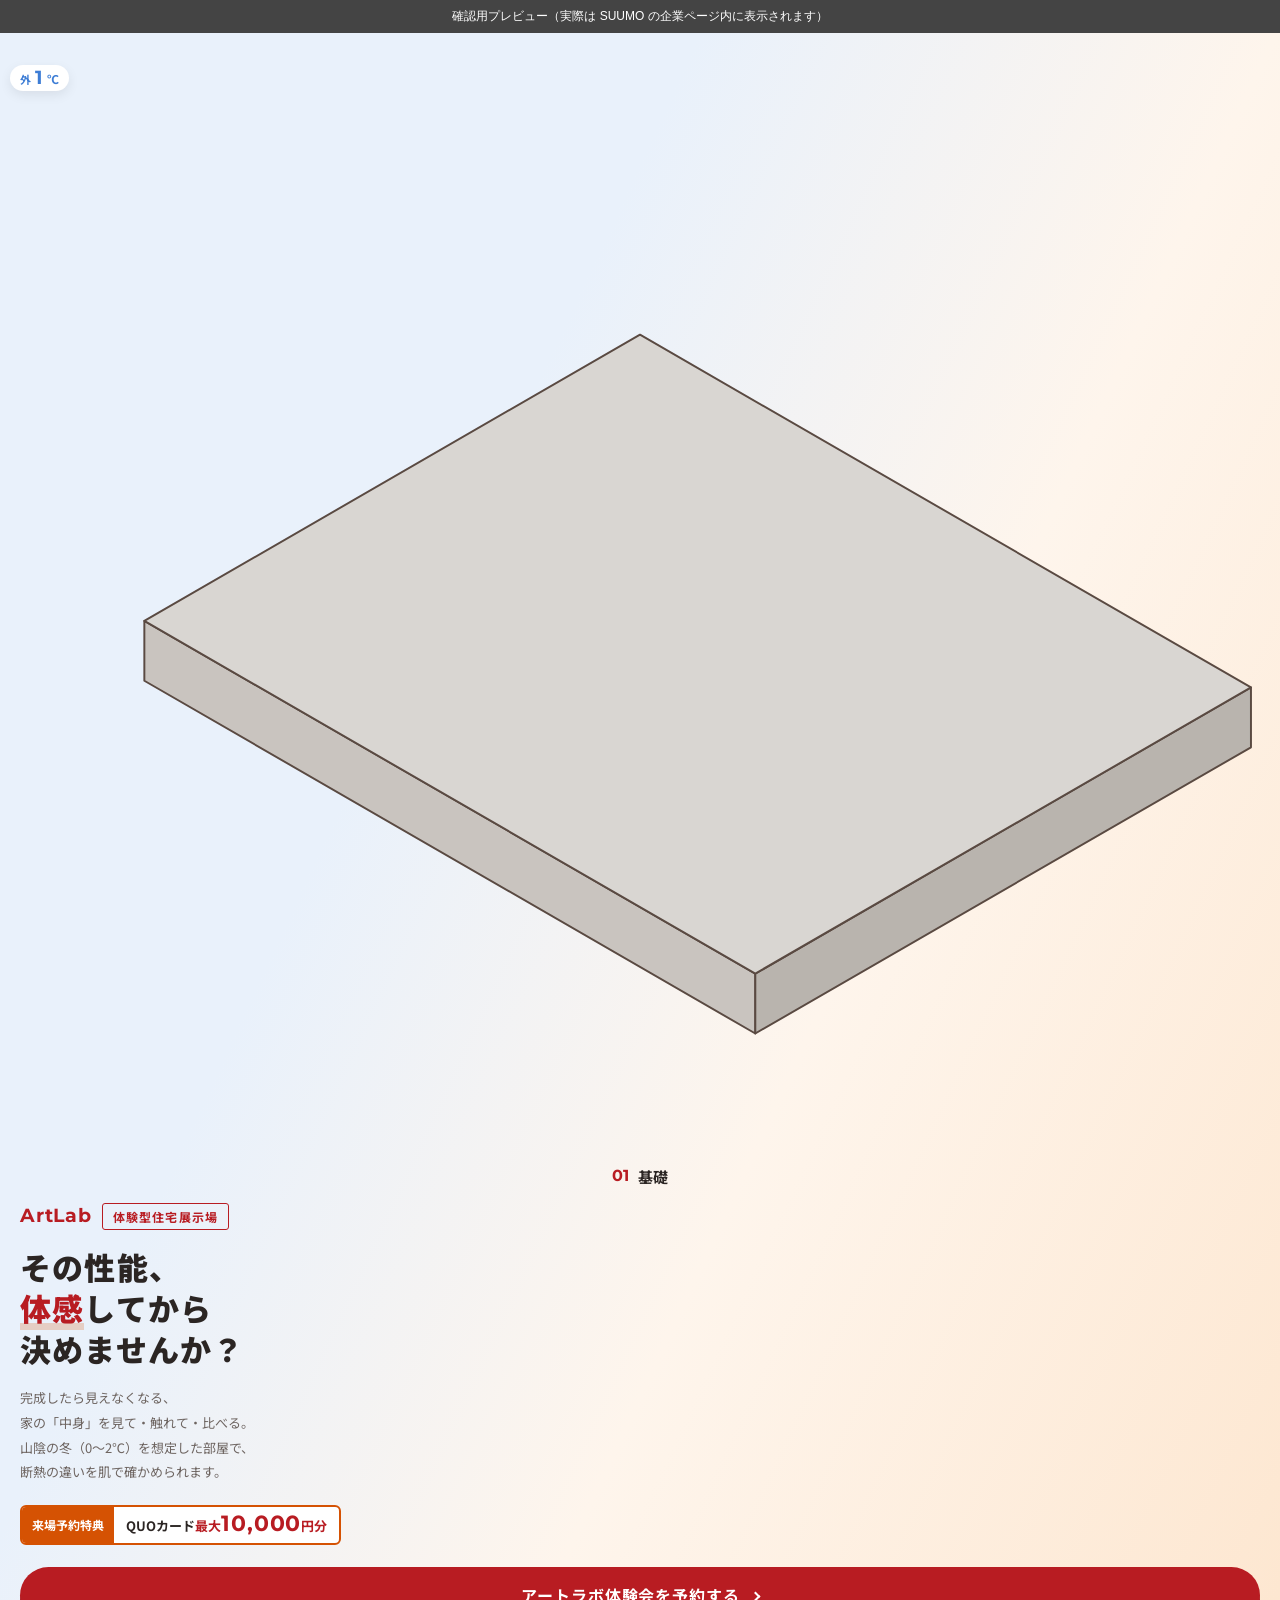
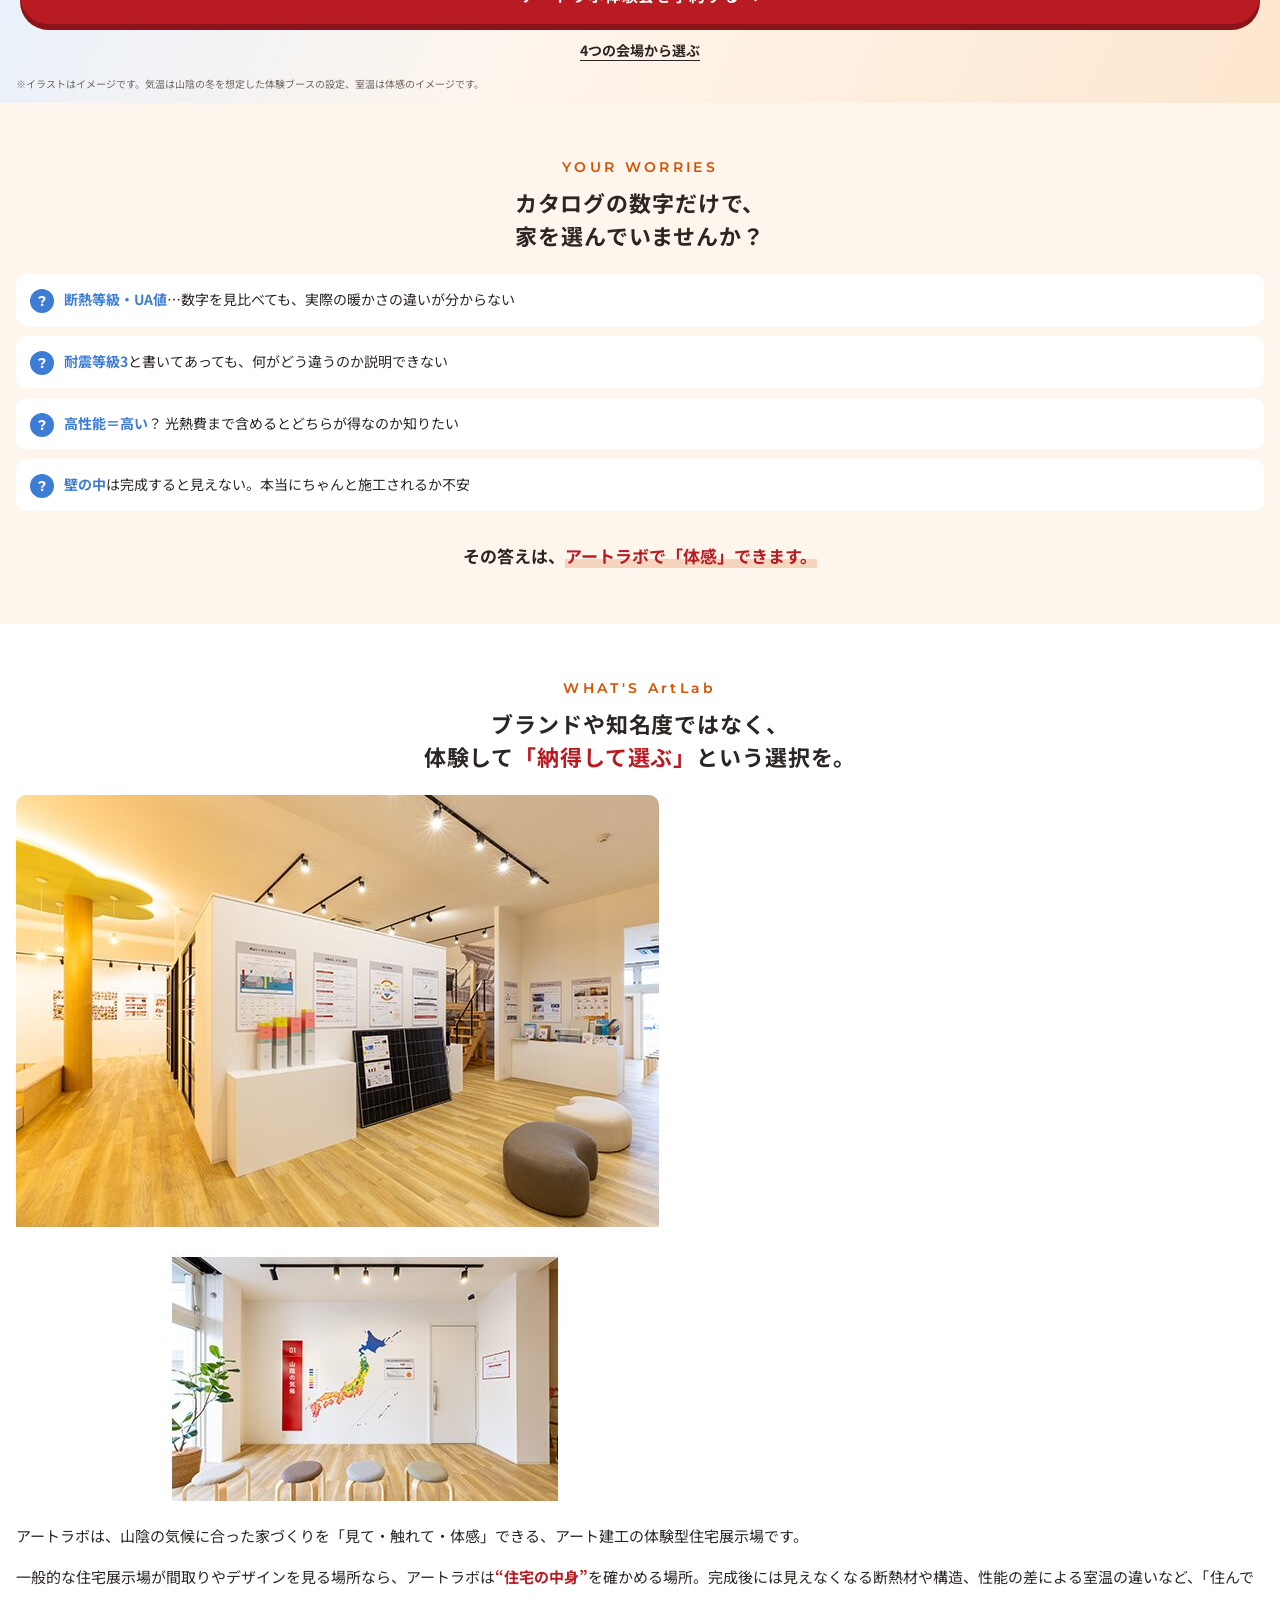
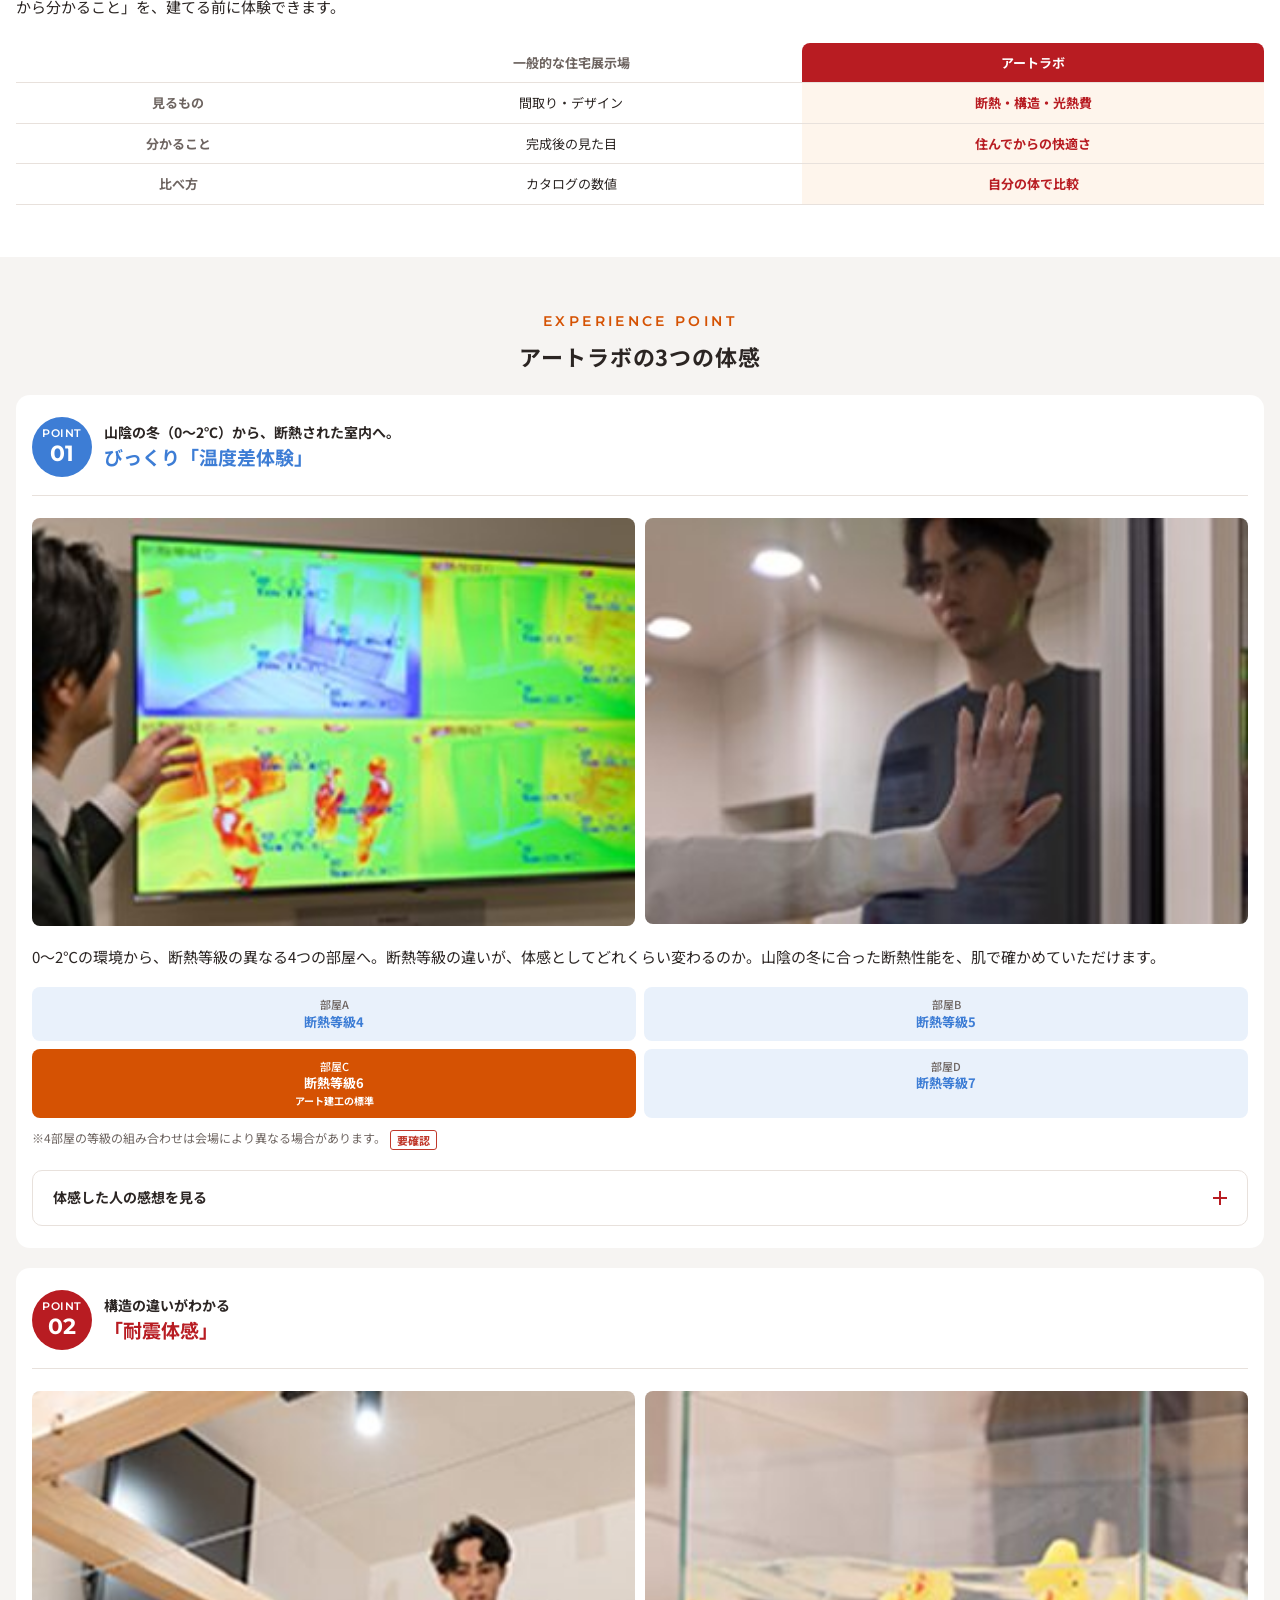
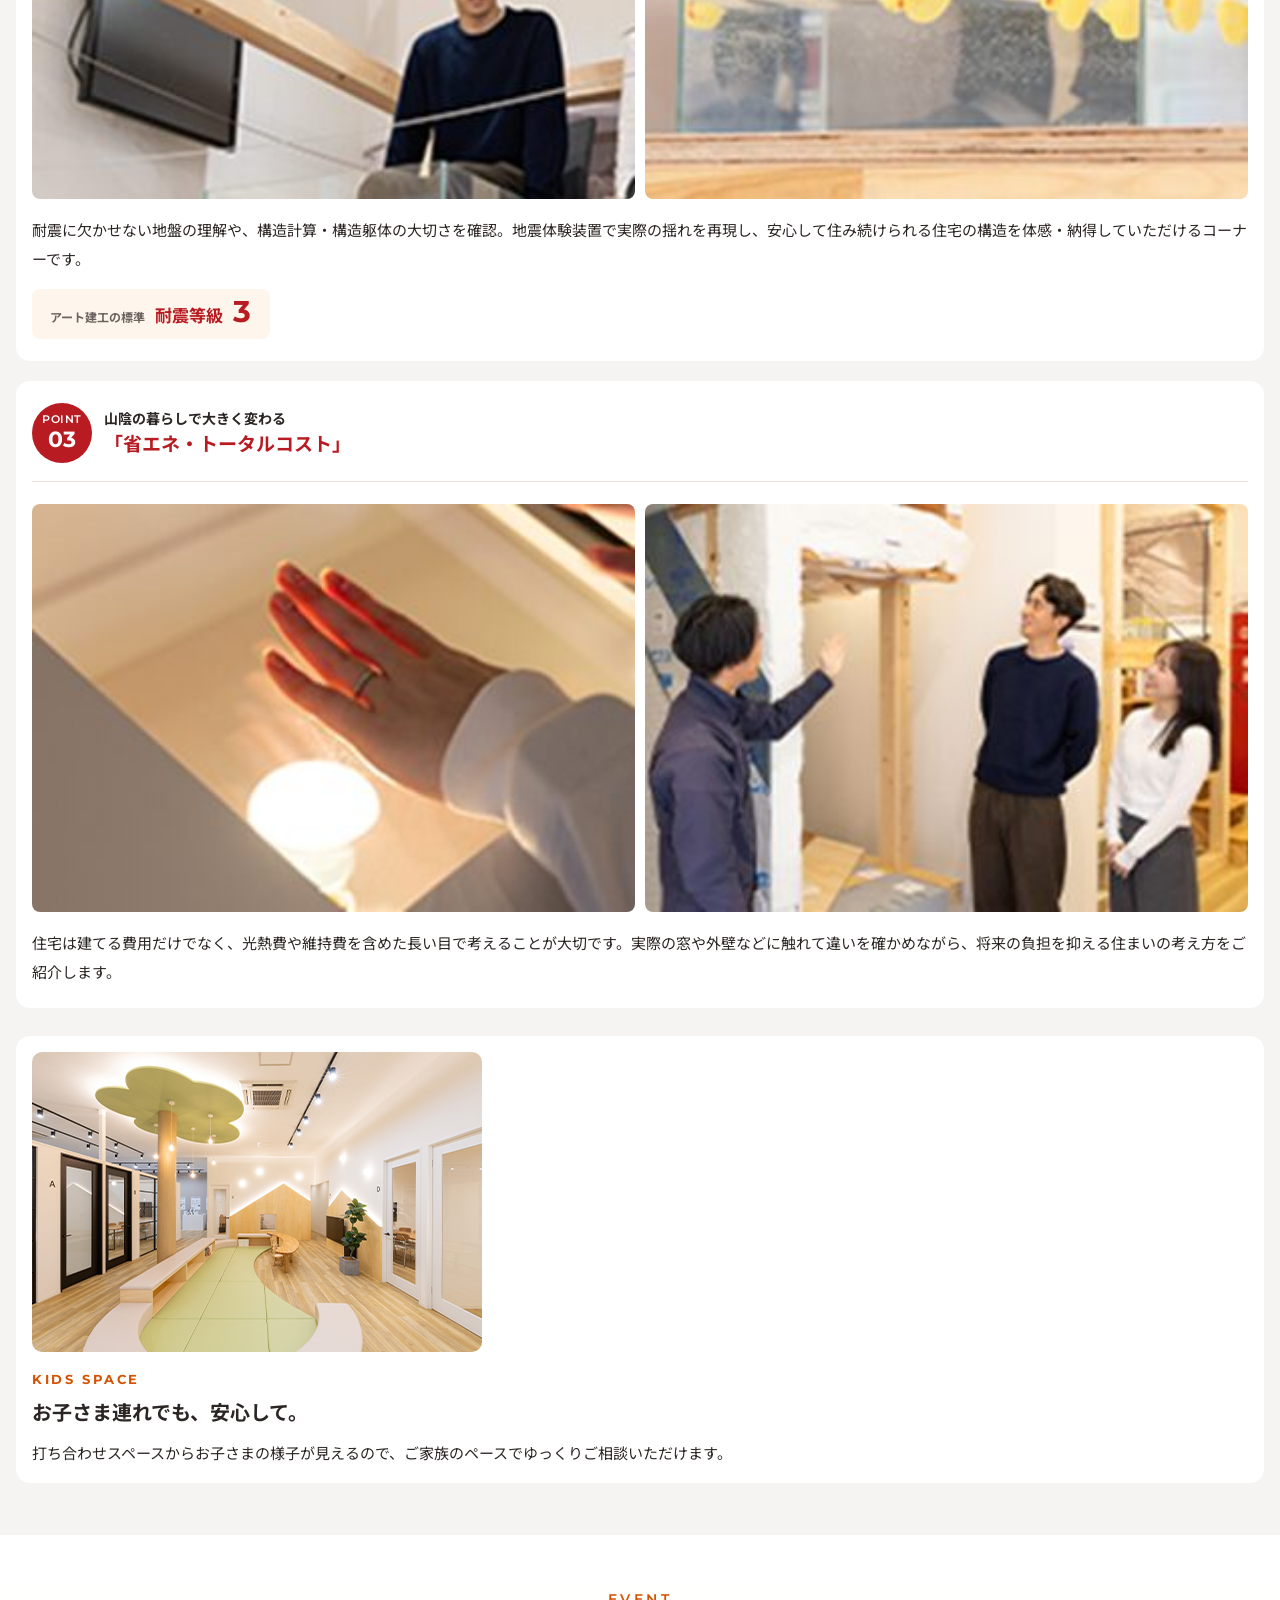
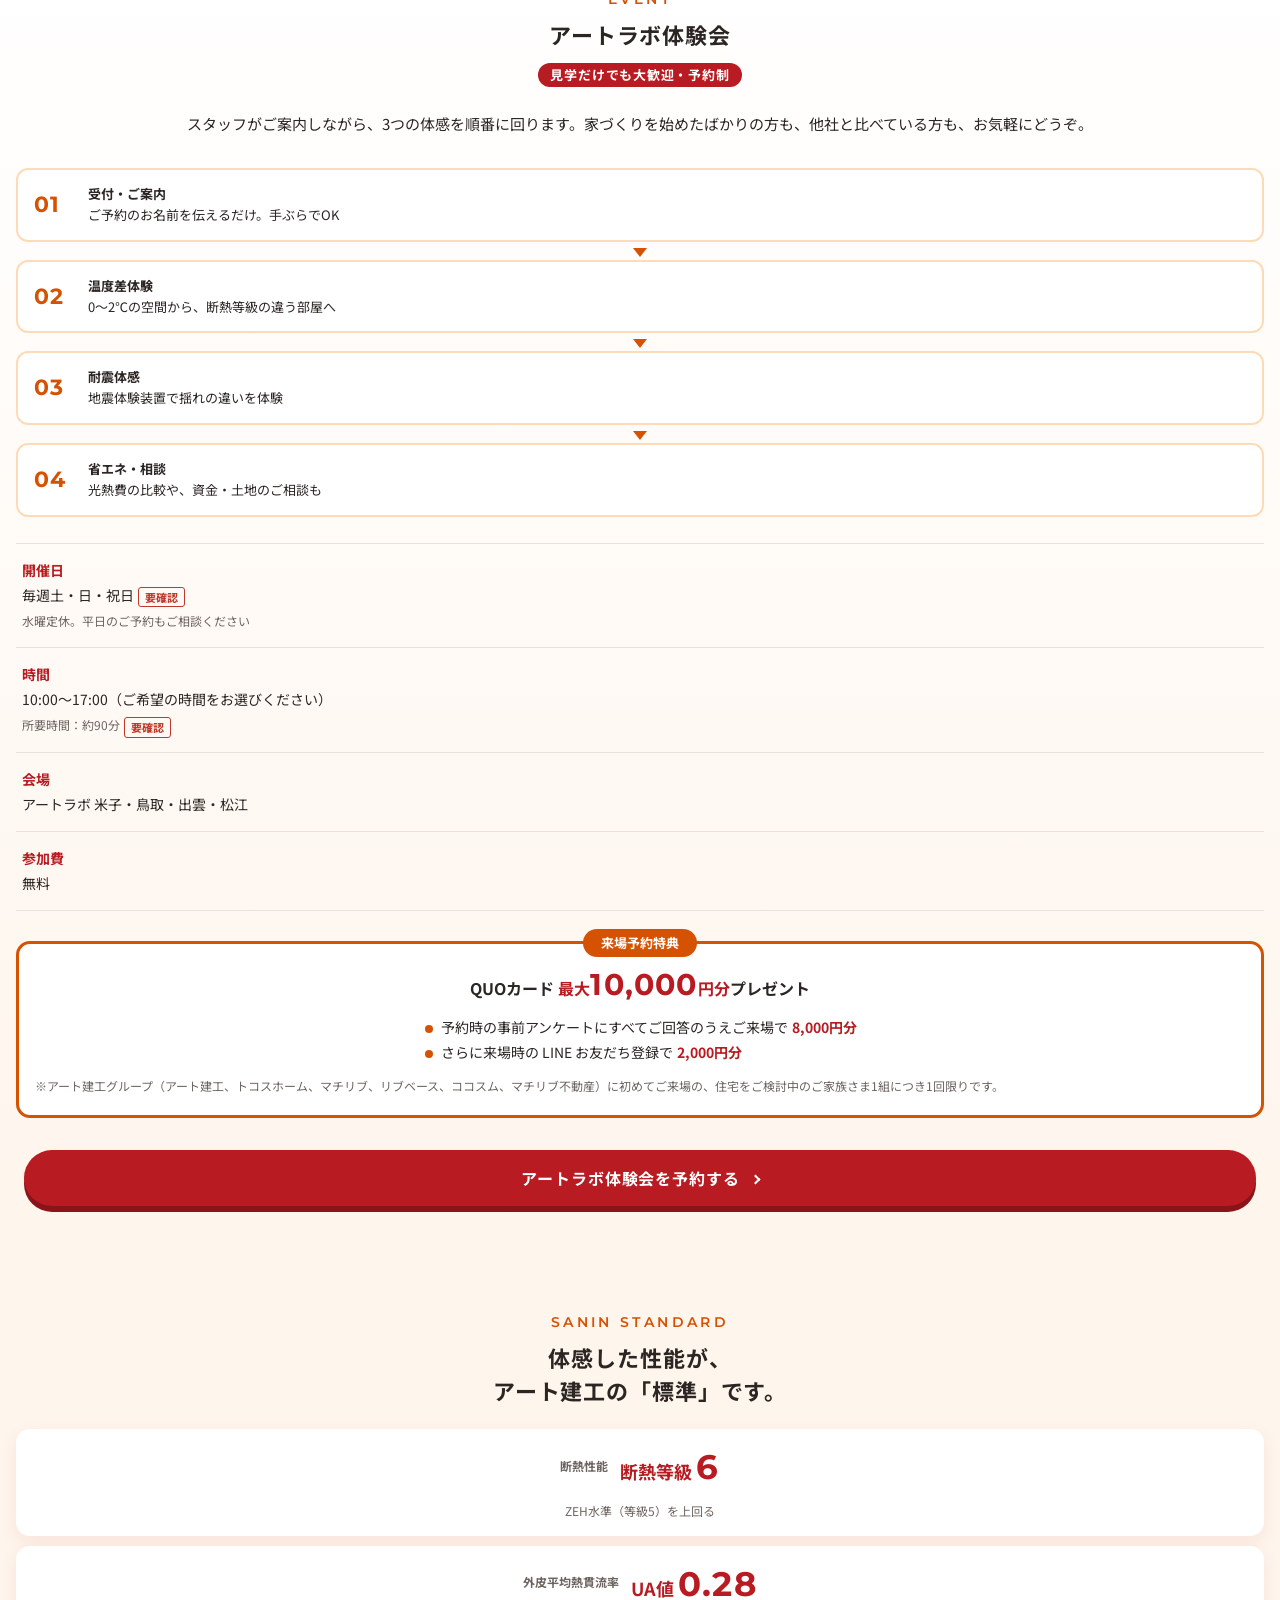
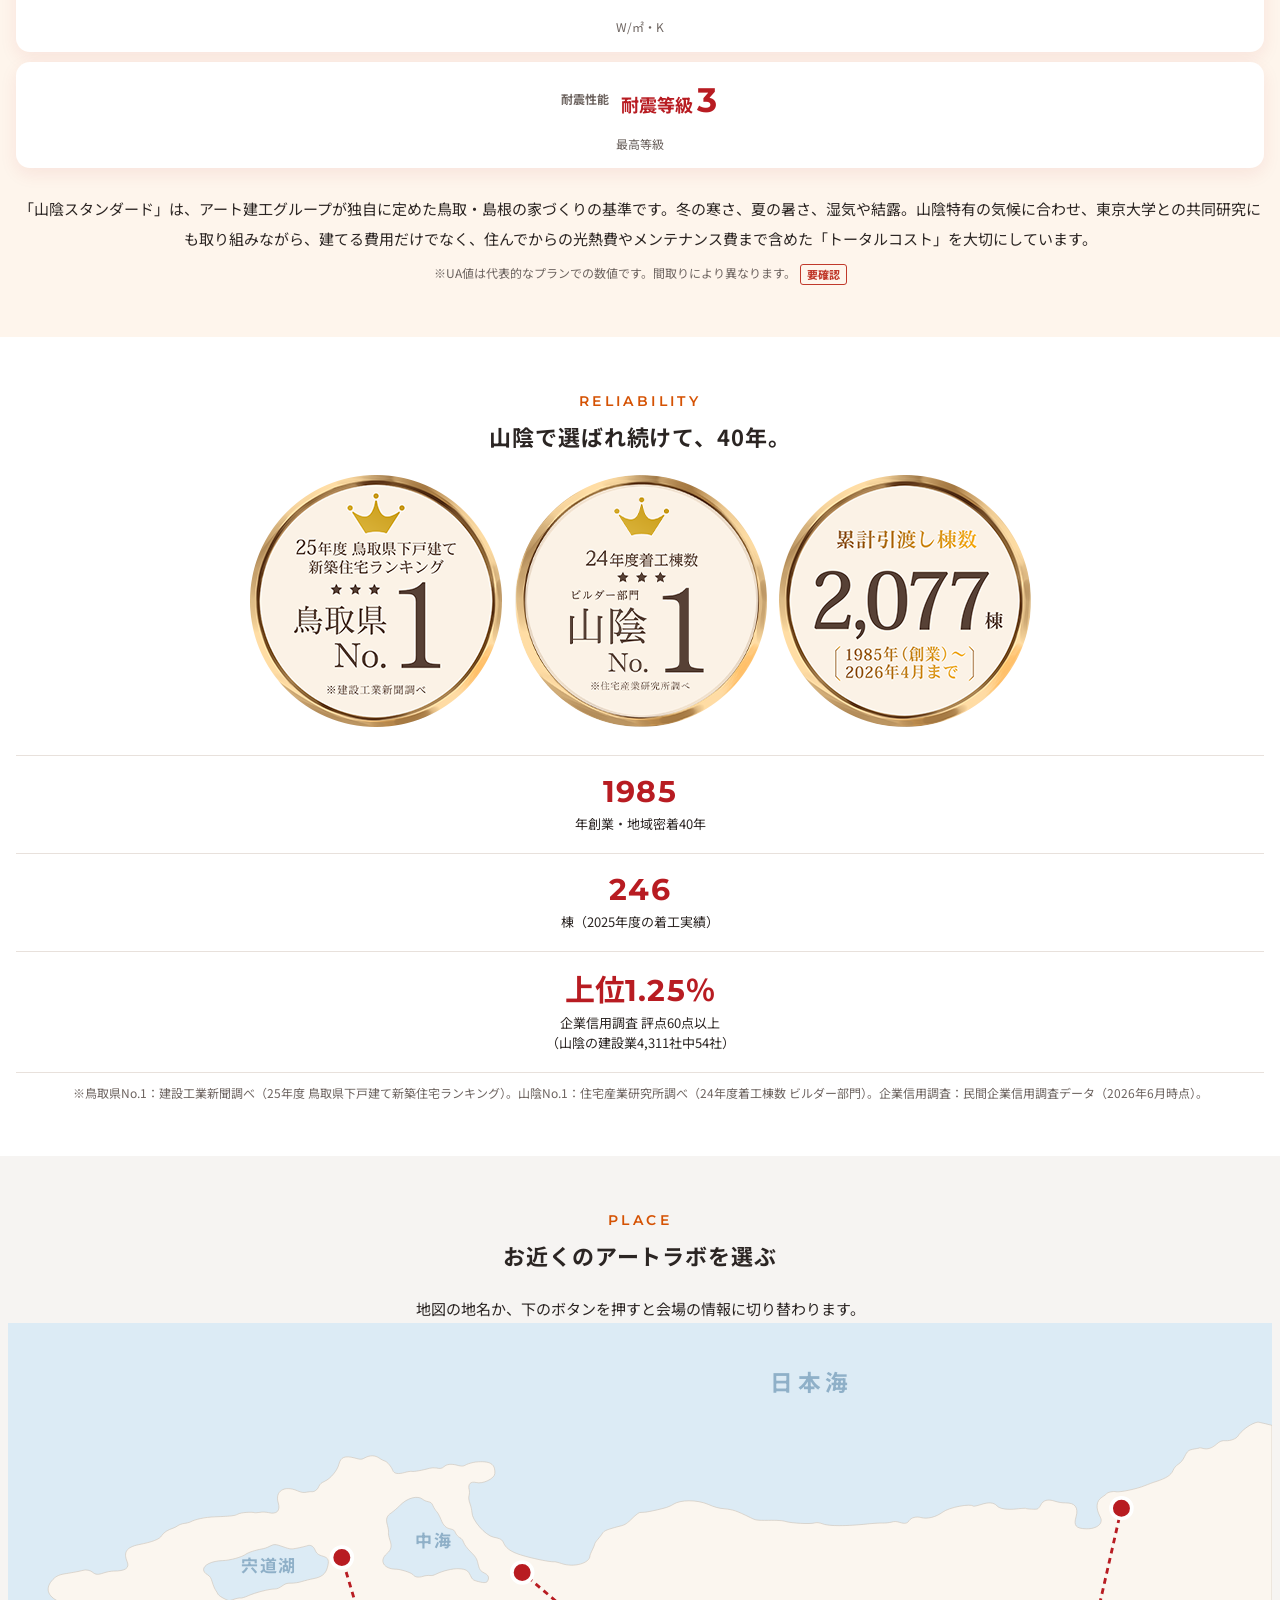
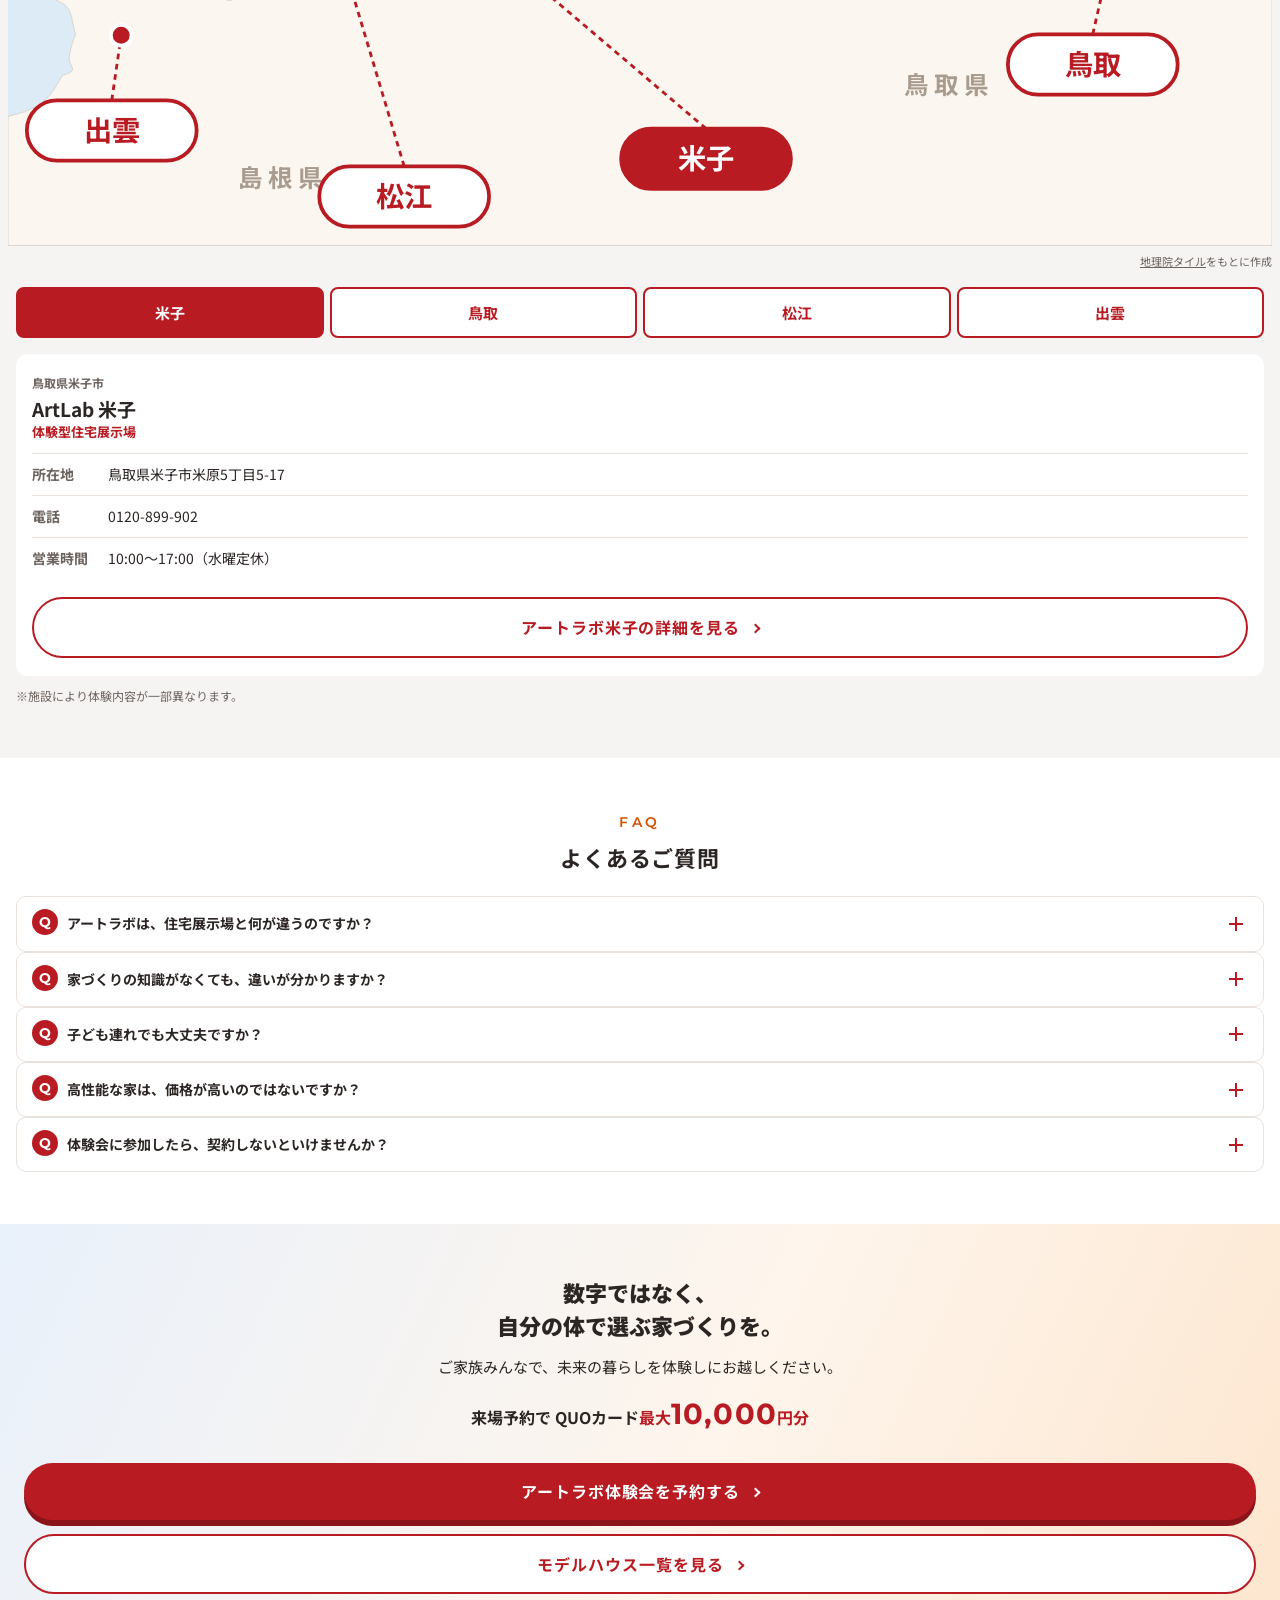
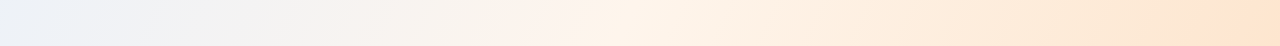
<file: preview/sp-inner.html>
<!DOCTYPE html>
<html lang="ja"><head>
<meta name="robots" content="noindex, nofollow" /><base target="_top" /><meta charset="UTF-8" />
<meta name="viewport" content="width=device-width, initial-scale=1" />
<title>確認用（スマホ）</title>
<style>
body { margin: 0; background: #e9e9e9; font-family: sans-serif; }
.pv-bar { padding: 8px 12px; background: #444; color: #fff; font-size: 12px; text-align: center; }
/* SUUMO の実寸：PC は #wrapper 954px の中に本文 950px、スマホは画面幅いっぱい */
.pv-page { width: 100%; margin: 0 auto; padding: 0; background: #fff; }
</style>
</head><body>
<div class="pv-bar">確認用プレビュー（実際は SUUMO の企業ページ内に表示されます）</div>
<div class="pv-page">
<!--
  アート建工様 SUUMO フリーページ（スマホ用・src/pc.html から自動生成）「体験型住宅展示場アートラボで、性能を体感しませんか？」
  SUUMO の企業ページ（PC）の「contents Start」の位置に入る部分。外枠 #kosha_free ごと入稿する（スマホは #includeContent が無い）。
  ../0001/smp/ は書き出し時に置き換わる（入稿用：/house/hj/report/kigyo_spc/front/<企業コード>/0001/ ／プレビュー用：../0001/）
  MV（波かっこ付き）は src/parts/mv.svg（tools/make-mv.py）、MAP は src/parts/map.svg（tools/make-map.py）に置き換わる
  SUUMO 内のリンク先は tools/build.mjs の LINKS で一括管理（EVENT／MODEL／YONAGO などの波かっこ）
  動きは js/main.js（jQuery を使わない素の JavaScript）
  「要確認」タグの箇所は、アート建工様に確認して差し替える（README.md の未確定一覧）
-->
<div id="kosha_free">
<link rel="stylesheet" type="text/css" href="../0001/smp/css/main.css" />
<link rel="preconnect" href="https://fonts.googleapis.com" />
<link rel="preconnect" href="https://fonts.gstatic.com" crossorigin />
<link href="https://fonts.googleapis.com/css2?family=Montserrat:wght@500;600;700&family=Noto+Sans+JP:wght@400;500;700;900&display=swap" rel="stylesheet" />

<div class="ak">

  <!-- 1. トップビジュアル：家の中身が順に落ちてきて組み上がる（アキュラホーム様と同じ動きの考え方。絵は自作の SVG） -->
  <div class="ak-mv" data-ak-mv>
    <div class="ak-mv__cold" aria-hidden="true"><i></i><i></i><i></i><i></i><i></i><i></i><i></i><i></i><i></i><i></i><i></i><i></i></div>
    <div class="ak-mv__inr">
      <div class="ak-mv__copy">
        <p class="ak-mv__label ak-en">ArtLab<span>体験型住宅展示場</span></p>
        <p class="ak-mv__title">その性能、<br /><span class="ak-mv__title-em">体感</span>してから<br />決めませんか？</p>
        <p class="ak-mv__lead">完成したら見えなくなる、<br />家の「中身」を見て・触れて・比べる。<br />山陰の冬（0〜2℃）を想定した部屋で、<br />断熱の違いを肌で確かめられます。</p>
        <p class="ak-mv__gift"><span class="ak-mv__gift-label">来場予約特典</span><span class="ak-mv__gift-body">QUOカード<strong>最大<b class="ak-en">10,000</b>円分</strong></span></p>
        <div class="ak-mv__cta">
          <a class="ak-btn ak-btn--main" href="https://suumo.jp/chumon/tn_tottori/rn_artkenko/event/">アートラボ体験会を予約する</a>
          <a class="ak-link" href="#ak-place" data-ak-jump>4つの会場から選ぶ</a>
        </div>
      </div>
      <div class="ak-mv__figure">
<svg class="ak-mv__svg" viewBox="0 0 660 560" role="img" aria-label="基礎・構造・断熱材・窓・暮らし・家族の順に家が組み上がっていくイラスト" xmlns="http://www.w3.org/2000/svg">
<g class="ak-mv__step" data-step="1"><g class="ak-mv__drop"><polygon class="ak-c-l" points="76.8,286.0 388.9,466.2 388.9,496.8 76.8,316.6" /><polygon class="ak-c-r" points="642.1,320.0 388.9,466.2 388.9,496.8 642.1,350.6" /><polygon class="ak-c-t" points="330.0,139.8 642.1,320.0 388.9,466.2 76.8,286.0" /><polygon class="ak-none" points="76.8,316.6 388.9,496.8" /></g></g>
<g class="ak-mv__step" data-step="2"><g class="ak-mv__drop"><polygon class="ak-f-l" points="94.4,279.9 388.9,449.9 388.9,456.0 94.4,286.0" /><polygon class="ak-f-r" points="624.4,313.9 388.9,449.9 388.9,456.0 624.4,320.0" /><polygon class="ak-f-t" points="330.0,143.9 624.4,313.9 388.9,449.9 94.4,279.9" /><line class="ak-joint" x1="359.4" y1="160.9" x2="123.9" y2="296.9" /><line class="ak-joint" x1="388.9" y1="177.9" x2="153.3" y2="313.9" /><line class="ak-joint" x1="418.3" y1="194.9" x2="182.8" y2="330.9" /><line class="ak-joint" x1="447.8" y1="211.9" x2="212.2" y2="347.9" /><line class="ak-joint" x1="477.2" y1="228.9" x2="241.7" y2="364.9" /><line class="ak-joint" x1="506.7" y1="245.9" x2="271.1" y2="381.9" /><line class="ak-joint" x1="536.1" y1="262.9" x2="300.6" y2="398.9" /><line class="ak-joint" x1="565.6" y1="279.9" x2="330.0" y2="415.9" /><line class="ak-joint" x1="595.0" y1="296.9" x2="359.4" y2="432.9" /><polygon class="ak-w-l" points="316.8,-12.3 331.5,-3.8 331.5,160.0 316.8,151.5" /><polygon class="ak-w-r" points="344.7,-11.5 331.5,-3.8 331.5,160.0 344.7,152.4" /><polygon class="ak-w-t" points="330.0,-20.0 344.7,-11.5 331.5,-3.8 316.8,-12.3" /><polygon class="ak-w-l" points="240.2,31.8 254.9,40.3 254.9,204.2 240.2,195.7" /><polygon class="ak-w-r" points="268.2,32.7 254.9,40.3 254.9,204.2 268.2,196.6" /><polygon class="ak-w-t" points="253.4,24.2 268.2,32.7 254.9,40.3 240.2,31.8" /><polygon class="ak-w-l" points="160.7,77.8 175.4,86.2 175.4,250.1 160.7,241.6" /><polygon class="ak-w-r" points="188.7,78.6 175.4,86.2 175.4,250.1 188.7,242.5" /><polygon class="ak-w-t" points="173.9,70.1 188.7,78.6 175.4,86.2 160.7,77.8" /><polygon class="ak-w-l" points="315.3,-11.5 328.5,-3.8 328.5,160.0 315.3,152.4" /><polygon class="ak-w-r" points="343.2,-12.3 328.5,-3.8 328.5,160.0 343.2,151.5" /><polygon class="ak-w-t" points="330.0,-20.0 343.2,-12.3 328.5,-3.8 315.3,-11.5" /><polygon class="ak-w-l" points="412.4,44.6 425.7,52.2 425.7,216.1 412.4,208.5" /><polygon class="ak-w-r" points="440.4,43.8 425.7,52.2 425.7,216.1 440.4,207.6" /><polygon class="ak-w-t" points="427.2,36.1 440.4,43.8 425.7,52.2 412.4,44.6" /><polygon class="ak-w-l" points="509.6,100.7 522.9,108.4 522.9,272.2 509.6,264.6" /><polygon class="ak-w-r" points="537.6,99.9 522.9,108.4 522.9,272.2 537.6,263.7" /><polygon class="ak-w-t" points="524.3,92.2 537.6,99.9 522.9,108.4 509.6,100.7" /><polygon class="ak-w-l" points="596.5,150.9 609.7,158.5 609.7,322.4 596.5,314.7" /><polygon class="ak-w-r" points="624.4,150.0 609.7,158.5 609.7,322.4 624.4,313.9" /><polygon class="ak-w-t" points="611.2,142.4 624.4,150.0 609.7,158.5 596.5,150.9" /><polygon class="ak-w-l" points="94.4,100.7 109.2,109.2 109.2,124.5 94.4,116.0" /><polygon class="ak-w-r" points="344.7,-26.8 109.2,109.2 109.2,124.5 344.7,-11.5" /><polygon class="ak-w-t" points="330.0,-35.3 344.7,-26.8 109.2,109.2 94.4,100.7" /><polygon class="ak-w-l" points="315.3,-26.8 609.7,143.2 609.7,158.5 315.3,-11.5" /><polygon class="ak-w-r" points="624.4,134.7 609.7,143.2 609.7,158.5 624.4,150.0" /><polygon class="ak-w-t" points="330.0,-35.3 624.4,134.7 609.7,143.2 315.3,-26.8" /><polygon class="ak-w-l" points="94.4,116.0 109.2,124.5 109.2,288.4 94.4,279.9" /><polygon class="ak-w-r" points="122.4,116.9 109.2,124.5 109.2,288.4 122.4,280.7" /><polygon class="ak-w-t" points="107.7,108.4 122.4,116.9 109.2,124.5 94.4,116.0" /></g></g>
<g class="ak-mv__step" data-step="3"><g class="ak-mv__drop"><polygon class="ak-i" points="331.5,-3.8 268.2,32.7 268.2,196.6 331.5,160.0" /><polygon class="ak-iline" points="331.5,127.3 268.2,163.8" /><polygon class="ak-iline" points="331.5,94.5 268.2,131.0" /><polygon class="ak-iline" points="331.5,61.7 268.2,98.3" /><polygon class="ak-iline" points="331.5,28.9 268.2,65.5" /><polygon class="ak-i" points="254.9,40.3 188.7,78.6 188.7,242.5 254.9,204.2" /><polygon class="ak-iline" points="254.9,171.5 188.7,209.7" /><polygon class="ak-iline" points="254.9,138.7 188.7,176.9" /><polygon class="ak-iline" points="254.9,105.9 188.7,144.2" /><polygon class="ak-iline" points="254.9,73.1 188.7,111.4" /><polygon class="ak-i" points="175.4,86.2 122.4,116.9 122.4,280.7 175.4,250.1" /><polygon class="ak-iline" points="175.4,217.4 122.4,248.0" /><polygon class="ak-iline" points="175.4,184.6 122.4,215.2" /><polygon class="ak-iline" points="175.4,151.8 122.4,182.4" /><polygon class="ak-iline" points="175.4,119.0 122.4,149.6" /><polygon class="ak-i" points="328.5,-3.8 412.4,44.6 412.4,208.5 328.5,160.0" /><polygon class="ak-iline" points="328.5,127.3 412.4,175.7" /><polygon class="ak-iline" points="328.5,94.5 412.4,142.9" /><polygon class="ak-iline" points="328.5,61.7 412.4,110.2" /><polygon class="ak-iline" points="328.5,28.9 412.4,77.4" /><polygon class="ak-i" points="425.7,52.2 509.6,100.7 509.6,264.6 425.7,216.1" /><polygon class="ak-iline" points="425.7,183.4 509.6,231.8" /><polygon class="ak-iline" points="425.7,150.6 509.6,199.0" /><polygon class="ak-iline" points="425.7,117.8 509.6,166.3" /><polygon class="ak-iline" points="425.7,85.0 509.6,133.5" /><polygon class="ak-i" points="522.9,108.4 596.5,150.9 596.5,314.7 522.9,272.2" /><polygon class="ak-iline" points="522.9,239.5 596.5,282.0" /><polygon class="ak-iline" points="522.9,206.7 596.5,249.2" /><polygon class="ak-iline" points="522.9,173.9 596.5,216.4" /><polygon class="ak-iline" points="522.9,141.1 596.5,183.6" /></g></g>
<g class="ak-mv__step" data-step="4"><g class="ak-mv__drop"><polygon class="ak-sash" points="252.6,67.9 193.7,101.9 193.7,197.1 252.6,163.1" /><polygon class="ak-glass" points="248.4,75.7 198.4,104.6 198.4,189.6 248.4,160.7" /><polygon class="ak-mullion" points="223.7,175.3 223.7,90.3" /><polygon class="ak-shine" points="239.9,91.2 222.2,128.6" /><polygon class="ak-sash" points="428.0,76.4 501.7,118.9 501.7,254.9 428.0,212.4" /><polygon class="ak-glass" points="432.2,84.2 496.9,121.6 496.9,247.4 432.2,210.0" /><polygon class="ak-mullion" points="464.3,228.9 464.3,103.1" /><polygon class="ak-shine" points="440.7,99.7 458.4,137.1" /><polygon class="ak-sash" points="528.2,137.6 584.1,169.9 584.1,258.3 528.2,226.0" /><polygon class="ak-glass" points="532.3,145.4 579.4,172.6 579.4,250.8 532.3,223.6" /><polygon class="ak-mullion" points="555.5,237.4 555.5,159.2" /><polygon class="ak-shine" points="540.8,160.9 558.5,198.3" /></g></g>
<g class="ak-mv__step" data-step="5"><g class="ak-mv__drop"><polygon class="ak-rug-l" points="212.2,298.9 353.6,380.5 353.6,381.9 212.2,300.3" /><polygon class="ak-rug-r" points="465.4,315.9 353.6,380.5 353.6,381.9 465.4,317.3" /><polygon class="ak-rug-t" points="324.1,234.3 465.4,315.9 353.6,380.5 212.2,298.9" /><polygon class="ak-sofa-l" points="171.0,218.0 200.4,235.0 200.4,293.5 171.0,276.5" /><polygon class="ak-sofa-r" points="318.2,167.0 200.4,235.0 200.4,293.5 318.2,225.5" /><polygon class="ak-sofa-t" points="288.8,150.0 318.2,167.0 200.4,235.0 171.0,218.0" /><polygon class="ak-sofa-l" points="200.4,265.6 241.7,289.4 241.7,317.3 200.4,293.5" /><polygon class="ak-sofa-r" points="359.4,221.4 241.7,289.4 241.7,317.3 359.4,249.3" /><polygon class="ak-sofa-t" points="318.2,197.6 359.4,221.4 241.7,289.4 200.4,265.6" /><polygon class="ak-table-l" points="294.7,287.7 353.6,321.7 353.6,347.9 294.7,313.9" /><polygon class="ak-table-r" points="406.6,291.1 353.6,321.7 353.6,347.9 406.6,317.3" /><polygon class="ak-table-t" points="347.7,257.1 406.6,291.1 353.6,321.7 294.7,287.7" /><polygon class="ak-pot-l" points="506.7,286.0 530.2,299.6 530.2,327.5 506.7,313.9" /><polygon class="ak-pot-r" points="553.8,286.0 530.2,299.6 530.2,327.5 553.8,313.9" /><polygon class="ak-pot-t" points="530.2,272.4 553.8,286.0 530.2,299.6 506.7,286.0" /><g class="ak-plant"><ellipse cx="530.2" cy="231.6" rx="34" ry="30" /><ellipse cx="510.20000000000005" cy="245.6" rx="20" ry="16" /><ellipse cx="552.2" cy="241.6" rx="18" ry="15" /></g><line class="ak-cord" x1="350.6" y1="158.5" x2="350.6" y2="229.9" /><path class="ak-lamp" d="M332.6 245.9 Q350.6 219.9 368.6 245.9 Z" /></g></g>
<g class="ak-mv__step" data-step="6"><g class="ak-mv__drop"><ellipse class="ak-glow" cx="350.6" cy="304.9" rx="150" ry="86" /><g class="ak-person ak-person--a"><rect x="257.338" y="269.292" width="33.524" height="65.076" rx="15.776" /><circle cx="274.1" cy="257.46" r="12.818" /></g><g class="ak-person ak-person--b"><rect x="300.272" y="290.848" width="30.056000000000004" height="58.34400000000001" rx="14.144000000000002" /><circle cx="315.3" cy="280.24" r="11.492" /></g><g class="ak-person ak-person--c"><rect x="353.152" y="320.768" width="18.496000000000002" height="35.904" rx="8.704" /><circle cx="362.4" cy="314.24" r="7.072000000000001" /></g></g></g>
<g class="ak-mv__step" data-step="3"><g class="ak-mv__drop"><polygon class="ak-ext-l" points="374.2,403.3 377.7,405.3 377.7,443.4 374.2,441.4" /><polygon class="ak-ext-r" points="598.5,277.8 377.7,405.3 377.7,443.4 598.5,315.9" /><polygon class="ak-ext-t" points="595.0,275.8 598.5,277.8 377.7,405.3 374.2,403.3" /><polygon class="ak-ext-l" points="120.4,243.8 400.1,405.3 400.1,443.4 120.4,281.9" /><polygon class="ak-ext-r" points="403.6,403.3 400.1,405.3 400.1,443.4 403.6,441.4" /><polygon class="ak-ext-t" points="123.9,241.8 403.6,403.3 400.1,405.3 120.4,243.8" /><polygon class="ak-i-l" points="377.7,405.3 386.5,410.4 386.5,448.5 377.7,443.4" /><polygon class="ak-i-r" points="607.4,282.9 386.5,410.4 386.5,448.5 607.4,321.0" /><polygon class="ak-i-t" points="598.5,277.8 607.4,282.9 386.5,410.4 377.7,405.3" /><polygon class="ak-i-l" points="111.5,248.9 391.2,410.4 391.2,448.5 111.5,287.0" /><polygon class="ak-i-r" points="400.1,405.3 391.2,410.4 391.2,448.5 400.1,443.4" /><polygon class="ak-i-t" points="120.4,243.8 400.1,405.3 391.2,410.4 111.5,248.9" /><polygon class="ak-int-l" points="386.5,410.4 388.9,411.8 388.9,449.9 386.5,448.5" /><polygon class="ak-int-r" points="609.7,284.3 388.9,411.8 388.9,449.9 609.7,322.4" /><polygon class="ak-int-t" points="607.4,282.9 609.7,284.3 388.9,411.8 386.5,410.4" /><polygon class="ak-int-l" points="109.2,250.3 388.9,411.8 388.9,449.9 109.2,288.4" /><polygon class="ak-int-r" points="391.2,410.4 388.9,411.8 388.9,449.9 391.2,448.5" /><polygon class="ak-int-t" points="111.5,248.9 391.2,410.4 388.9,411.8 109.2,250.3" /></g></g>
<g class="ak-mv__step" data-step="2"><g class="ak-mv__drop"><polygon class="ak-w-l" points="596.5,150.9 609.7,158.5 609.7,322.4 596.5,314.7" /><polygon class="ak-w-r" points="624.4,150.0 609.7,158.5 609.7,322.4 624.4,313.9" /><polygon class="ak-w-t" points="611.2,142.4 624.4,150.0 609.7,158.5 596.5,150.9" /></g></g>
<g class="ak-mv__step ak-mv__step--tag" data-step="1"><g class="ak-tag"><line class="ak-tag__line" x1="388.9" y1="496.8" x2="539.0" y2="532" /><rect class="ak-tag__box" x="500" y="518" width="78" height="30" rx="15" /><text class="ak-tag__num" x="514" y="538">01</text><text class="ak-tag__text" x="536" y="538">基礎</text></g></g>
<g class="ak-mv__step ak-mv__step--tag" data-step="2"><g class="ak-tag"><line class="ak-tag__line" x1="624.4" y1="134.7" x2="548.0" y2="84" /><rect class="ak-tag__box" x="470" y="70" width="156" height="30" rx="15" /><text class="ak-tag__num" x="484" y="90">02</text><text class="ak-tag__text" x="506" y="90">構造｜耐震等級3</text></g></g>
<g class="ak-mv__step ak-mv__step--tag" data-step="3"><g class="ak-tag"><line class="ak-tag__line" x1="440.4" y1="373.6" x2="554.0" y2="434" /><rect class="ak-tag__box" x="476" y="420" width="156" height="30" rx="15" /><text class="ak-tag__num" x="490" y="440">03</text><text class="ak-tag__text" x="512" y="440">断熱｜断熱等級6</text></g></g>
<g class="ak-mv__step ak-mv__step--tag" data-step="4"><g class="ak-tag"><line class="ak-tag__line" x1="221.1" y1="90.5" x2="102.0" y2="164" /><rect class="ak-tag__box" x="70" y="150" width="64" height="30" rx="15" /><text class="ak-tag__num" x="84" y="170">04</text><text class="ak-tag__text" x="106" y="170">窓</text></g></g>
<g class="ak-mv__step ak-mv__step--tag" data-step="5"><g class="ak-tag"><line class="ak-tag__line" x1="229.9" y1="184.0" x2="70.0" y2="314" /><rect class="ak-tag__box" x="24" y="300" width="92" height="30" rx="15" /><text class="ak-tag__num" x="38" y="320">05</text><text class="ak-tag__text" x="60" y="320">暮らし</text></g></g>
<g class="ak-mv__step ak-mv__step--tag" data-step="6"><g class="ak-tag"><line class="ak-tag__line" x1="274.1" y1="263.9" x2="145.0" y2="500" /><rect class="ak-tag__box" x="40" y="486" width="210" height="30" rx="15" /><text class="ak-tag__num" x="54" y="506">06</text><text class="ak-tag__text" x="76" y="506">UA値0.28｜家じゅう暖か</text></g></g>
</svg>
        <p class="ak-mv__temp ak-mv__temp--out" aria-hidden="true"><span>外</span><b class="ak-en">1</b>℃</p>
        <p class="ak-mv__temp ak-mv__temp--in" aria-hidden="true"><span>室内</span><b class="ak-en">21</b>℃</p>
        <p class="ak-mv__caption ak-sp" aria-hidden="true"><b class="ak-en"></b><span></span></p>
      </div>
    </div>
    <p class="ak-mv__note">※イラストはイメージです。気温は山陰の冬を想定した体験ブースの設定、室温は体感のイメージです。</p>
  </div>

  <!-- 2. 共感 -->
  <div class="ak-sec ak-sec--warm">
    <div class="ak-inr">
      <p class="ak-h-en ak-en">YOUR WORRIES</p>
      <p class="ak-h">カタログの数字だけで、<br class="ak-sp" />家を選んでいませんか？</p>
      <ul class="ak-worry">
        <li><b>断熱等級・UA値</b>…数字を見比べても、<br class="ak-pc" />実際の暖かさの違いが分からない</li>
        <li><b>耐震等級3</b>と書いてあっても、<br class="ak-pc" />何がどう違うのか説明できない</li>
        <li><b>高性能＝高い</b>？ 光熱費まで含めると<br class="ak-pc" />どちらが得なのか知りたい</li>
        <li><b>壁の中</b>は完成すると見えない。<br class="ak-pc" />本当にちゃんと施工されるか不安</li>
      </ul>
      <p class="ak-worry__answer">その答えは、<span>アートラボで「体感」できます。</span></p>
    </div>
  </div>

  <!-- 3. アートラボとは -->
  <div class="ak-sec">
    <div class="ak-inr">
      <p class="ak-h-en ak-en">WHAT'S ArtLab</p>
      <p class="ak-h">ブランドや知名度ではなく、<br />体験して<span class="ak-red">「納得して選ぶ」</span>という選択を。</p>
      <div class="ak-about">
        <div class="ak-about__img"><img src="../0001/smp/img/lab-intro.jpg" alt="アートラボの館内。断熱や構造の展示と、打ち合わせスペース" width="643" height="706" /></div>
        <div class="ak-about__body">
          <p class="ak-text">アートラボは、山陰の気候に合った家づくりを「見て・触れて・体感」できる、アート建工の体験型住宅展示場です。</p>
          <p class="ak-text">一般的な住宅展示場が間取りやデザインを見る場所なら、アートラボは<strong>“住宅の中身”</strong>を確かめる場所。完成後には見えなくなる断熱材や構造、性能の差による室温の違いなど、「住んでから分かること」を、建てる前に体験できます。</p>
          <table class="ak-vs">
            <thead><tr><th></th><th>一般的な住宅展示場</th><th class="is-lab">アートラボ</th></tr></thead>
            <tbody>
              <tr><th>見るもの</th><td>間取り・デザイン</td><td class="is-lab">断熱・構造・光熱費</td></tr>
              <tr><th>分かること</th><td>完成後の見た目</td><td class="is-lab">住んでからの快適さ</td></tr>
              <tr><th>比べ方</th><td>カタログの数値</td><td class="is-lab">自分の体で比較</td></tr>
            </tbody>
          </table>
        </div>
      </div>
    </div>
  </div>

  <!-- 4〜6. 体感ポイント -->
  <div id="ak-point" class="ak-sec ak-sec--gray">
    <div class="ak-inr">
      <p class="ak-h-en ak-en">EXPERIENCE POINT</p>
      <p class="ak-h">アートラボの3つの体感</p>

      <div class="ak-point ak-point--cold">
        <div class="ak-point__head">
          <p class="ak-point__num ak-en">POINT<b>01</b></p>
          <p class="ak-point__title">山陰の冬（0〜2℃）から、断熱された室内へ。<br /><span>びっくり「温度差体験」</span></p>
        </div>
        <div class="ak-point__body">
          <div class="ak-point__imgs">
            <img src="../0001/smp/img/p1-thermo.jpg" alt="サーモカメラの映像で、部屋ごとの温度の違いを確かめる様子" width="300" height="203" />
            <img src="../0001/smp/img/p1-glass.jpg" alt="窓ガラスに手を当てて、冷たさの違いを確かめる様子" width="300" height="202" />
          </div>
          <div>
            <p class="ak-text">0〜2℃の環境から、断熱等級の異なる4つの部屋へ。断熱等級の違いが、体感としてどれくらい変わるのか。山陰の冬に合った断熱性能を、肌で確かめていただけます。</p>
            <ul class="ak-grades" aria-label="比較できる4つの部屋">
              <li><span>部屋A</span>断熱等級4</li>
              <li><span>部屋B</span>断熱等級5</li>
              <li class="is-std"><span>部屋C</span>断熱等級6<small>アート建工の標準</small></li>
              <li><span>部屋D</span>断熱等級7</li>
            </ul>
            <p class="ak-note">※4部屋の等級の組み合わせは会場により異なる場合があります。<em class="ak-todo">要確認</em></p>
          </div>
        </div>
        <div class="ak-more">
          <a class="ak-more__btn" href="#ak-more-voice" data-ak-more>体感した人の感想を見る</a>
          <div class="ak-more__body" id="ak-more-voice">
            <div class="ak-voice">
              <img src="../0001/smp/img/couple.png" alt="" width="131" height="158" />
              <p>「断熱性能の違いで、こんなに室温が変わるのかと驚きました。快適な空間には、温かさだけではないことも理解できました。」<span>30代ご夫婦</span></p>
            </div>
          </div>
        </div>
      </div>

      <div class="ak-point">
        <div class="ak-point__head">
          <p class="ak-point__num ak-en">POINT<b>02</b></p>
          <p class="ak-point__title">構造の違いがわかる<br /><span>「耐震体感」</span></p>
        </div>
        <div class="ak-point__body">
          <div class="ak-point__imgs">
            <img src="../0001/smp/img/p2-frame.jpg" alt="構造躯体の展示を見上げる様子" width="300" height="203" />
            <img src="../0001/smp/img/p2-ground.jpg" alt="地盤の違いによる揺れ方を比べる展示" width="300" height="203" />
          </div>
          <div>
            <p class="ak-text">耐震に欠かせない地盤の理解や、構造計算・構造躯体の大切さを確認。地震体験装置で実際の揺れを再現し、安心して住み続けられる住宅の構造を体感・納得していただけるコーナーです。</p>
            <p class="ak-point__spec"><span>アート建工の標準</span>耐震等級<b class="ak-en">3</b></p>
          </div>
        </div>
      </div>

      <div class="ak-point">
        <div class="ak-point__head">
          <p class="ak-point__num ak-en">POINT<b>03</b></p>
          <p class="ak-point__title">山陰の暮らしで大きく変わる<br /><span>「省エネ・トータルコスト」</span></p>
        </div>
        <div class="ak-point__body">
          <div class="ak-point__imgs">
            <img src="../0001/smp/img/p3-touch.jpg" alt="窓の性能の違いを、手をかざして確かめる様子" width="300" height="203" />
            <img src="../0001/smp/img/p3-wall.jpg" alt="壁の中の断熱材や構造を、スタッフの説明を聞きながら見る様子" width="300" height="203" />
          </div>
          <div>
            <p class="ak-text">住宅は建てる費用だけでなく、光熱費や維持費を含めた長い目で考えることが大切です。実際の窓や外壁などに触れて違いを確かめながら、将来の負担を抑える住まいの考え方をご紹介します。</p>
          </div>
        </div>
      </div>

      <div class="ak-kids">
        <img src="../0001/smp/img/kids.jpg" alt="アートラボのキッズスペース" width="450" height="300" />
        <div>
          <p class="ak-kids__label ak-en">KIDS SPACE</p>
          <p class="ak-kids__title">お子さま連れでも、安心して。</p>
          <p class="ak-text">打ち合わせスペースからお子さまの様子が見えるので、ご家族のペースでゆっくりご相談いただけます。</p>
        </div>
      </div>
    </div>
  </div>

  <!-- 7. イベント：アートラボ体験会 -->
  <div id="ak-event" class="ak-sec ak-event">
    <div class="ak-inr">
      <p class="ak-h-en ak-en">EVENT</p>
      <p class="ak-h">アートラボ体験会<br class="ak-sp" /><span class="ak-h-sub">見学だけでも大歓迎・予約制</span></p>
      <p class="ak-text ak-center">スタッフがご案内しながら、3つの体感を順番に回ります。<br class="ak-pc" />家づくりを始めたばかりの方も、他社と比べている方も、お気軽にどうぞ。</p>
      <ol class="ak-flow">
        <li><span class="ak-flow__num ak-en">01</span><p class="ak-flow__title">受付・ご案内</p><p>ご予約のお名前を伝えるだけ。手ぶらでOK</p></li>
        <li><span class="ak-flow__num ak-en">02</span><p class="ak-flow__title">温度差体験</p><p>0〜2℃の空間から、断熱等級の違う部屋へ</p></li>
        <li><span class="ak-flow__num ak-en">03</span><p class="ak-flow__title">耐震体感</p><p>地震体験装置で揺れの違いを体験</p></li>
        <li><span class="ak-flow__num ak-en">04</span><p class="ak-flow__title">省エネ・相談</p><p>光熱費の比較や、資金・土地のご相談も</p></li>
      </ol>
      <dl class="ak-event__info">
        <div><dt>開催日</dt><dd>毎週土・日・祝日<em class="ak-todo">要確認</em><br /><small>水曜定休。平日のご予約もご相談ください</small></dd></div>
        <div><dt>時間</dt><dd>10:00〜17:00（ご希望の時間をお選びください）<br /><small>所要時間：約90分<em class="ak-todo">要確認</em></small></dd></div>
        <div><dt>会場</dt><dd>アートラボ 米子・鳥取・出雲・松江</dd></div>
        <div><dt>参加費</dt><dd>無料</dd></div>
      </dl>
      <div class="ak-gift">
        <p class="ak-gift__label">来場予約特典</p>
        <p class="ak-gift__title">QUOカード <strong>最大<b class="ak-en">10,000</b>円分</strong>プレゼント</p>
        <ul class="ak-gift__list">
          <li>予約時の事前アンケートにすべてご回答のうえご来場で<b>8,000円分</b></li>
          <li>さらに来場時の LINE お友だち登録で<b>2,000円分</b></li>
        </ul>
        <p class="ak-note">※アート建工グループ（アート建工、トコスホーム、マチリブ、リブベース、ココスム、マチリブ不動産）に初めてご来場の、住宅をご検討中のご家族さま1組につき1回限りです。</p>
      </div>
      <div class="ak-cta">
        <a class="ak-btn ak-btn--main" href="https://suumo.jp/chumon/tn_tottori/rn_artkenko/event/">アートラボ体験会を予約する</a>
      </div>
    </div>
  </div>

  <!-- 8. 標準仕様 -->
  <div class="ak-sec ak-sec--warm">
    <div class="ak-inr">
      <p class="ak-h-en ak-en">SANIN STANDARD</p>
      <p class="ak-h">体感した性能が、<br class="ak-sp" />アート建工の「標準」です。</p>
      <ul class="ak-spec">
        <li><span>断熱性能</span><b>断熱等級<em class="ak-en">6</em></b><small>ZEH水準（等級5）を上回る</small></li>
        <li><span>外皮平均熱貫流率</span><b>UA値<em class="ak-en">0.28</em></b><small>W/㎡・K</small></li>
        <li><span>耐震性能</span><b>耐震等級<em class="ak-en">3</em></b><small>最高等級</small></li>
      </ul>
      <p class="ak-text ak-center">「山陰スタンダード」は、アート建工グループが独自に定めた鳥取・島根の家づくりの基準です。<br class="ak-pc" />冬の寒さ、夏の暑さ、湿気や結露。山陰特有の気候に合わせ、東京大学との共同研究にも取り組みながら、<br class="ak-pc" />建てる費用だけでなく、住んでからの光熱費やメンテナンス費まで含めた「トータルコスト」を大切にしています。</p>
      <p class="ak-note ak-center">※UA値は代表的なプランでの数値です。間取りにより異なります。<em class="ak-todo">要確認</em></p>
    </div>
  </div>

  <!-- 9. 安心の実績 -->
  <div class="ak-sec">
    <div class="ak-inr">
      <p class="ak-h-en ak-en">RELIABILITY</p>
      <p class="ak-h">山陰で選ばれ続けて、40年。</p>
      <img class="ak-evidence" src="../0001/smp/img/evidence.png" alt="25年度 鳥取県下戸建て新築住宅ランキング 鳥取県No.1（建設工業新聞調べ）、24年度着工棟数 ビルダー部門 山陰No.1（住宅産業研究所調べ）、累計引渡し棟数 2,077棟（1985年創業〜2026年4月まで）" width="781" height="252" />
      <ul class="ak-trust">
        <li><b class="ak-en">1985</b><span>年創業・地域密着40年</span></li>
        <li><b class="ak-en">246</b><span>棟（2025年度の着工実績）</span></li>
        <li><b>上位<em class="ak-en">1.25</em>%</b><span>企業信用調査 評点60点以上<br />（山陰の建設業4,311社中54社）</span></li>
      </ul>
      <p class="ak-note ak-center">※鳥取県No.1：建設工業新聞調べ（25年度 鳥取県下戸建て新築住宅ランキング）。山陰No.1：住宅産業研究所調べ（24年度着工棟数 ビルダー部門）。<br class="ak-pc" />企業信用調査：民間企業信用調査データ（2026年6月時点）。</p>
    </div>
  </div>

  <!-- 10. 会場（地図で選ぶ） -->
  <div id="ak-place" class="ak-sec ak-sec--gray">
    <div class="ak-inr">
      <p class="ak-h-en ak-en">PLACE</p>
      <p class="ak-h">お近くのアートラボを選ぶ</p>
      <p class="ak-text ak-center">地図の地名か、下のボタンを押すと会場の情報に切り替わります。</p>
      <div class="ak-map" data-ak-map>
        <div class="ak-map__figure">
<svg class="ak-map__svg" viewBox="0 0 1340 554" role="img" aria-label="アートラボ4会場（島根県出雲市・松江市、鳥取県米子市・鳥取市）の地図" xmlns="http://www.w3.org/2000/svg">
<rect class="ak-map__sea" width="1340" height="554" />
<g class="ak-map__land" transform="translate(0.000000,554.000000) scale(0.100000,-0.100000)">
<path d="M13219 4481 c-59 -19 -148 -87 -180 -140 -17 -28 -81 -52 -129 -49
-42 3 -63 -5 -97 -36 -49 -43 -97 -59 -142 -46 -19 5 -37 8 -40 6 -4 -3 -26
-7 -51 -11 -64 -10 -76 -19 -107 -82 -19 -38 -40 -63 -66 -80 -25 -16 -45 -39
-57 -68 -21 -48 -71 -81 -180 -116 -30 -9 -83 -29 -117 -43 -81 -34 -271 -74
-306 -65 -29 8 -92 -6 -102 -22 -4 -5 -24 -21 -45 -34 -65 -41 -72 -116 -20
-213 36 -67 -36 -127 -150 -124 -110 3 -135 33 -107 129 28 96 -12 148 -112
146 -32 -1 -80 7 -113 18 -75 25 -124 11 -150 -41 -10 -19 -26 -38 -35 -41
-18 -7 -110 -2 -123 6 -4 2 -47 0 -95 -6 -103 -11 -183 1 -210 32 -35 37 -85
42 -169 15 -41 -13 -77 -21 -80 -18 -32 31 -258 -12 -327 -63 -74 -54 -163
-76 -232 -57 -48 13 -102 -1 -123 -32 -20 -32 -45 -37 -100 -20 -37 11 -56 12
-88 3 -23 -6 -66 -11 -96 -10 -30 1 -100 -3 -155 -9 -227 -24 -408 -24 -473
-1 -47 16 -67 18 -93 11 -45 -13 -240 -3 -303 15 -36 11 -92 15 -184 13 -128
-1 -133 0 -194 30 -145 71 -183 84 -269 92 -66 6 -108 17 -175 47 -120 51
-296 51 -373 0 -20 -14 -63 -32 -96 -40 -89 -23 -176 -41 -207 -43 -16 -1 -37
-2 -48 -3 -11 0 -49 -29 -84 -64 -50 -50 -74 -66 -112 -76 -153 -40 -184 -52
-201 -79 -9 -15 -32 -44 -50 -65 -18 -20 -33 -43 -33 -50 0 -6 -12 -34 -25
-62 -14 -27 -25 -55 -25 -61 -1 -82 -172 -129 -302 -84 -33 11 -68 20 -77 19
-47 -6 -305 50 -400 88 -74 29 -116 63 -136 110 -16 37 -32 47 -106 62 -88 18
-233 184 -231 265 0 16 -8 55 -19 87 -15 44 -18 66 -11 91 5 18 5 46 1 61 -16
59 16 91 74 76 69 -19 195 41 198 95 6 104 -50 137 -204 122 -31 -4 -75 -16
-97 -27 -39 -20 -43 -21 -101 -6 -64 16 -107 11 -138 -17 -21 -19 -39 -22 -81
-13 -19 4 -51 2 -70 -3 -73 -21 -169 -38 -188 -33 -11 3 -46 -3 -77 -12 -70
-20 -113 -13 -126 22 -14 39 -59 92 -82 99 -12 3 -39 17 -60 31 -46 32 -97 33
-152 5 -40 -21 -41 -21 -110 -3 -105 27 -147 10 -167 -66 -16 -66 -89 -153
-149 -180 -38 -17 -53 -30 -65 -58 -14 -34 -50 -58 -78 -53 -6 1 -30 -2 -52
-6 -33 -6 -53 -3 -95 15 -140 61 -242 -3 -204 -128 25 -83 -16 -125 -103 -103
-26 6 -63 8 -91 3 -25 -4 -50 -6 -56 -4 -34 11 -144 2 -175 -14 -36 -19 -59
-22 -248 -30 -106 -4 -207 -26 -261 -55 -11 -5 -39 -12 -63 -15 -24 -3 -54
-14 -68 -24 -14 -10 -37 -22 -50 -26 -56 -17 -102 -48 -122 -81 -21 -36 -97
-66 -243 -94 -128 -26 -164 -79 -122 -180 28 -68 -18 -100 -143 -100 -28 0
-76 -9 -107 -20 -58 -20 -85 -19 -114 6 -25 22 -71 32 -104 22 -31 -9 -114
-25 -175 -34 -72 -10 -107 -25 -143 -62 -87 -89 -62 -179 64 -235 85 -39 117
-83 140 -197 11 -57 25 -115 30 -128 7 -17 5 -33 -7 -56 -9 -17 -27 -73 -39
-125 -23 -96 -22 -117 8 -175 23 -43 9 -68 -47 -84 -27 -8 -52 -22 -60 -35 -7
-12 -32 -55 -56 -95 -102 -172 -200 -240 -452 -307 l-58 -16 0 -684 0 -685
6700 0 6700 0 0 2228 0 2227 -73 18 c-39 9 -74 17 -77 16 -3 0 -17 -4 -31 -8z
m-8822 -810 c12 -11 39 -22 58 -25 28 -6 38 -14 51 -44 8 -20 26 -48 39 -62
13 -14 33 -51 45 -82 24 -64 53 -93 105 -102 28 -6 38 -14 49 -41 8 -18 28
-41 44 -49 20 -10 35 -29 43 -53 7 -22 38 -63 74 -99 52 -52 65 -72 75 -116
17 -73 25 -85 69 -108 41 -20 53 -43 40 -76 -10 -30 -35 -33 -104 -15 -56 15
-61 19 -82 63 -27 57 -47 68 -124 73 -62 4 -177 -24 -247 -60 -18 -10 -45 -15
-59 -12 -15 3 -48 -1 -74 -9 -50 -15 -84 -9 -108 20 -16 19 -131 56 -175 56
-132 0 -187 90 -100 165 48 42 56 79 32 146 -10 30 -17 65 -14 78 2 14 -3 47
-11 74 -20 68 -10 101 40 134 23 16 64 51 91 78 79 82 186 110 243 66z m-1322
-516 c42 9 87 20 98 24 33 12 65 -4 80 -41 18 -42 35 -56 88 -71 56 -16 67
-45 44 -122 -19 -67 -61 -100 -151 -116 -32 -6 -86 -20 -119 -30 -33 -10 -83
-18 -112 -17 -36 1 -59 -4 -79 -18 -50 -35 -69 -44 -101 -44 -54 0 -205 -39
-276 -71 -37 -17 -75 -28 -83 -25 -8 3 -39 -3 -69 -13 -53 -19 -53 -19 -105 8
-29 14 -58 35 -64 46 -5 11 -18 32 -27 46 -10 15 -25 52 -34 84 -14 46 -24 61
-51 77 -99 58 -6 145 161 149 77 2 208 38 246 68 24 18 100 43 172 56 21 3 55
14 75 25 57 28 61 28 148 -2 83 -28 83 -28 159 -13z"/>
</g>
<text class="ak-map__label ak-map__label--area" x="291.3" y="491.7">島根県</text>
<text class="ak-map__label ak-map__label--area" x="997.6" y="393.7">鳥取県</text>
<text class="ak-map__label ak-map__label--sea" x="852.0" y="71.7">日本海</text>
<text class="ak-map__label ak-map__label--lake" x="276.7" y="264.2">宍道湖</text>
<text class="ak-map__label ak-map__label--lake" x="451.5" y="237.3">中海</text>
<g class="ak-map__spot" data-area="izumo" tabindex="0" role="button" aria-label="出雲の会場を見る">
<line class="ak-map__line" x1="110.0" y1="400" x2="120.0" y2="331.0" />
<circle class="ak-map__pulse" cx="120.0" cy="331.0" r="20" />
<circle class="ak-map__dot" cx="120.0" cy="331.0" r="11" />
<rect class="ak-map__btn" x="20" y="400" width="180" height="64" rx="32" />
<text class="ak-map__btn-text" x="110.0" y="443">出雲</text>
</g>
<g class="ak-map__spot" data-area="matsue" tabindex="0" role="button" aria-label="松江の会場を見る">
<line class="ak-map__line" x1="420.0" y1="470" x2="353.9" y2="248.6" />
<circle class="ak-map__pulse" cx="353.9" cy="248.6" r="20" />
<circle class="ak-map__dot" cx="353.9" cy="248.6" r="11" />
<rect class="ak-map__btn" x="330" y="470" width="180" height="64" rx="32" />
<text class="ak-map__btn-text" x="420.0" y="513">松江</text>
</g>
<g class="ak-map__spot" data-area="yonago" tabindex="0" role="button" aria-label="米子の会場を見る">
<line class="ak-map__line" x1="740.0" y1="430" x2="545.1" y2="264.5" />
<circle class="ak-map__pulse" cx="545.1" cy="264.5" r="20" />
<circle class="ak-map__dot" cx="545.1" cy="264.5" r="11" />
<rect class="ak-map__btn" x="650" y="430" width="180" height="64" rx="32" />
<text class="ak-map__btn-text" x="740.0" y="473">米子</text>
</g>
<g class="ak-map__spot" data-area="tottori" tabindex="0" role="button" aria-label="鳥取の会場を見る">
<line class="ak-map__line" x1="1150.0" y1="330" x2="1180.4" y2="196.3" />
<circle class="ak-map__pulse" cx="1180.4" cy="196.3" r="20" />
<circle class="ak-map__dot" cx="1180.4" cy="196.3" r="11" />
<rect class="ak-map__btn" x="1060" y="330" width="180" height="64" rx="32" />
<text class="ak-map__btn-text" x="1150.0" y="373">鳥取</text>
</g>
</svg>
          <p class="ak-map__credit"><a href="https://maps.gsi.go.jp/development/ichiran.html" target="_blank" rel="noopener">地理院タイル</a>をもとに作成</p>
        </div>
        <div class="ak-map__panel">
          <ul class="ak-tabs" role="tablist">
            <li><a class="ak-tabs__btn is-active" href="#ak-place-yonago" data-area="yonago" role="tab" aria-selected="true">米子</a></li>
            <li><a class="ak-tabs__btn" href="#ak-place-tottori" data-area="tottori" role="tab" aria-selected="false">鳥取</a></li>
            <li><a class="ak-tabs__btn" href="#ak-place-matsue" data-area="matsue" role="tab" aria-selected="false">松江</a></li>
            <li><a class="ak-tabs__btn" href="#ak-place-izumo" data-area="izumo" role="tab" aria-selected="false">出雲</a></li>
          </ul>
          <div class="ak-place is-active" id="ak-place-yonago" data-area="yonago" role="tabpanel">
            <p class="ak-place__area">鳥取県米子市</p>
            <p class="ak-place__name">ArtLab 米子<span>体験型住宅展示場</span></p>
            <dl class="ak-place__info">
              <div><dt>所在地</dt><dd>鳥取県米子市米原5丁目5-17</dd></div>
              <div><dt>電話</dt><dd>0120-899-902</dd></div>
              <div><dt>営業時間</dt><dd>10:00〜17:00（水曜定休）</dd></div>
            </dl>
            <a class="ak-btn ak-btn--sub ak-btn--block" href="https://suumo.jp/chumon/tn_tottori/rn_artkenko/157737_0001/model/mc_007/">アートラボ米子の詳細を見る</a>
          </div>
          <div class="ak-place" id="ak-place-tottori" data-area="tottori" role="tabpanel">
            <p class="ak-place__area">鳥取県鳥取市</p>
            <p class="ak-place__name">ArtLab 鳥取<span>体験型住宅展示場</span></p>
            <dl class="ak-place__info">
              <div><dt>所在地</dt><dd>鳥取県鳥取市南隈838</dd></div>
              <div><dt>電話</dt><dd>0120-029-300</dd></div>
              <div><dt>営業時間</dt><dd>10:00〜17:00（水曜定休）</dd></div>
            </dl>
            <a class="ak-btn ak-btn--sub ak-btn--block" href="https://suumo.jp/chumon/tn_tottori/rn_artkenko/model/">アートラボ鳥取の詳細を見る</a>
          </div>
          <div class="ak-place" id="ak-place-matsue" data-area="matsue" role="tabpanel">
            <p class="ak-place__area">島根県松江市</p>
            <p class="ak-place__name">ArtLab 松江<span>体験型住宅展示場</span></p>
            <dl class="ak-place__info">
              <div><dt>所在地</dt><dd>島根県松江市東朝日町73-5</dd></div>
              <div><dt>電話</dt><dd>0120-932-032</dd></div>
              <div><dt>営業時間</dt><dd>10:00〜17:00（水曜定休）</dd></div>
            </dl>
            <a class="ak-btn ak-btn--sub ak-btn--block" href="https://suumo.jp/chumon/tn_tottori/rn_artkenko/157737_0003/model/mc_001/">アートラボ松江の詳細を見る</a>
          </div>
          <div class="ak-place" id="ak-place-izumo" data-area="izumo" role="tabpanel">
            <p class="ak-place__area">島根県出雲市</p>
            <p class="ak-place__name">ArtLab 出雲<span>体験型住宅展示場</span></p>
            <dl class="ak-place__info">
              <div><dt>所在地</dt><dd>島根県出雲市渡橋町263-1</dd></div>
              <div><dt>電話</dt><dd>0120-600-665</dd></div>
              <div><dt>営業時間</dt><dd>10:00〜17:00（水曜定休）</dd></div>
            </dl>
            <a class="ak-btn ak-btn--sub ak-btn--block" href="https://suumo.jp/chumon/tn_tottori/rn_artkenko/157737_0002/model/mc_001/">アートラボ出雲の詳細を見る</a>
          </div>
          <p class="ak-note">※施設により体験内容が一部異なります。</p>
        </div>
      </div>
    </div>
  </div>

  <!-- 11. よくある質問 -->
  <div class="ak-sec">
    <div class="ak-inr">
      <p class="ak-h-en ak-en">FAQ</p>
      <p class="ak-h">よくあるご質問</p>
      <ul class="ak-faq">
        <li class="ak-more">
          <a class="ak-more__btn ak-faq__q" href="#ak-faq-1" data-ak-more>アートラボは、住宅展示場と何が違うのですか？</a>
          <div class="ak-more__body" id="ak-faq-1"><p class="ak-faq__a">一般的な住宅展示場は間取りやデザインを見る場所ですが、アートラボは“住宅の中身”を体感できる施設です。完成後には見えなくなる断熱材や構造、性能の差による室温や快適さの違いなど、「住んでから分かること」を事前に体験できます。</p></div>
        </li>
        <li class="ak-more">
          <a class="ak-more__btn ak-faq__q" href="#ak-faq-2" data-ak-more>家づくりの知識がなくても、違いが分かりますか？</a>
          <div class="ak-more__body" id="ak-faq-2"><p class="ak-faq__a">はい。断熱・耐震・構造などを「数字」ではなく、「寒さ」「揺れ」「快適さ」の違いとして体験できるので、初めて家づくりを考える方にも分かりやすい内容です。</p></div>
        </li>
        <li class="ak-more">
          <a class="ak-more__btn ak-faq__q" href="#ak-faq-3" data-ak-more>子ども連れでも大丈夫ですか？</a>
          <div class="ak-more__body" id="ak-faq-3"><p class="ak-faq__a">はい、キッズスペースがあり、打ち合わせスペースからお子さまの様子が見えます。寒さや揺れの体験は、ご家族で一緒に楽しんでいただけます。</p></div>
        </li>
        <li class="ak-more">
          <a class="ak-more__btn ak-faq__q" href="#ak-faq-4" data-ak-more>高性能な家は、価格が高いのではないですか？</a>
          <div class="ak-more__body" id="ak-faq-4"><p class="ak-faq__a">アート建工は「高性能＝高額」ではなく、無駄を省いて本当に必要な性能に投資する考え方を大切にしています。将来の光熱費や快適さまで含めた「トータルコスト」で、体験会の中でご説明します。</p></div>
        </li>
        <li class="ak-more">
          <a class="ak-more__btn ak-faq__q" href="#ak-faq-5" data-ak-more>体験会に参加したら、契約しないといけませんか？</a>
          <div class="ak-more__body" id="ak-faq-5"><p class="ak-faq__a">いいえ、見学・体験だけでも大歓迎です。他社と比較検討中の方も、ぜひ「比べる材料」としてご活用ください。<em class="ak-todo">要確認</em></p></div>
        </li>
      </ul>
    </div>
  </div>

  <!-- 12. 締め -->
  <div class="ak-closing">
    <div class="ak-inr">
      <p class="ak-closing__title">数字ではなく、<br class="ak-sp" />自分の体で選ぶ家づくりを。</p>
      <p class="ak-text ak-center">ご家族みんなで、未来の暮らしを体験しにお越しください。</p>
      <p class="ak-closing__gift">来場予約で QUOカード<strong>最大<b class="ak-en">10,000</b>円分</strong></p>
      <div class="ak-cta">
        <a class="ak-btn ak-btn--main" href="https://suumo.jp/chumon/tn_tottori/rn_artkenko/event/">アートラボ体験会を予約する</a>
        <a class="ak-btn ak-btn--sub" href="https://suumo.jp/chumon/tn_tottori/rn_artkenko/model/">モデルハウス一覧を見る</a>
      </div>
    </div>
  </div>

</div>
<script type="text/javascript" src="../0001/smp/js/main.js"></script>
</div>

</div>
</body></html>
</file>
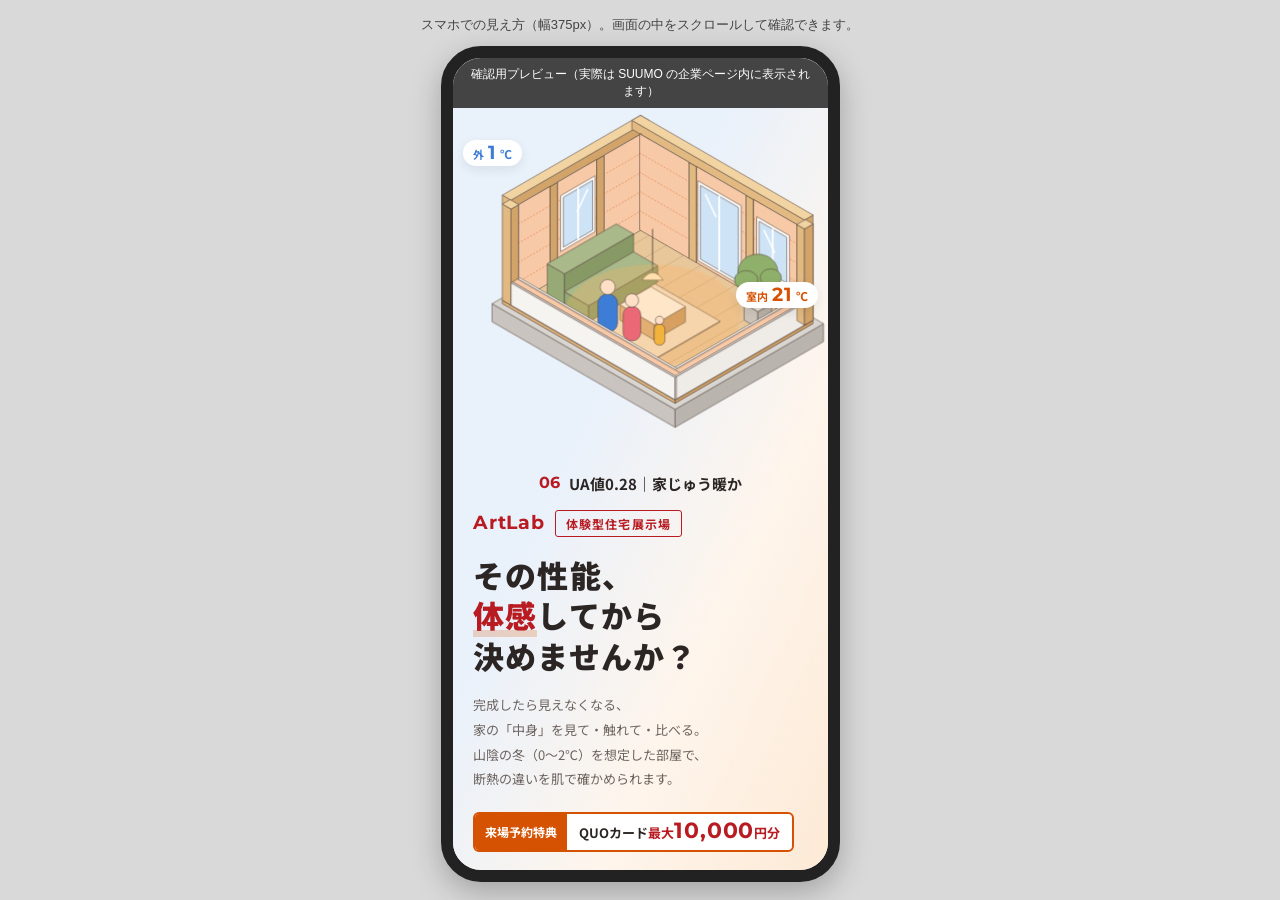
<file: preview/sp.html>
<!DOCTYPE html>
<html lang="ja"><head>
<meta name="robots" content="noindex, nofollow" /><meta charset="UTF-8" /><title>確認用（スマホ）</title>
<style>
body { margin: 0; min-height: 100vh; background: #d9d9d9; font-family: sans-serif; display: flex; flex-direction: column; align-items: center; }
.pv-note { margin: 16px 0 12px; font-size: 13px; color: #444; }
.pv-phone { width: 375px; height: 812px; border: 12px solid #222; border-radius: 40px; overflow: hidden; background: #fff; box-shadow: 0 10px 30px rgba(0,0,0,.25); }
.pv-phone iframe { width: 375px; height: 100%; border: 0; display: block; }
</style></head><body>
<p class="pv-note">スマホでの見え方（幅375px）。画面の中をスクロールして確認できます。</p>
<div class="pv-phone"><iframe src="sp-inner.html"></iframe></div>
</body></html>
</file>
<file: 0001/css/main.css>
@charset "UTF-8";
/* アート建工様 SUUMO フリーページ 共通スタイル
   #includeContent は書き出し時に PC：#includeContent ／スマホ：#kosha_free に置き換わる。
   SUUMO 側の CSS が h2/h3・p・a・table の揃えや色に干渉するため、見出しも p で組み、すべて #includeContent .ak 配下に書く。
   色はアートラボ公式サイトの配色（赤 #b81c22・オレンジ #d55203・淡いオレンジ #fef5ec・青 #3d7dd5）に合わせた */

#includeContent .ak {
  --ak-ink: #2b2523;
  --ak-sub: #6d6460;
  --ak-line: #e8e1dc;
  --ak-red: #b81c22;
  --ak-orange: #d55203;
  --ak-warm: #fef5ec;
  --ak-warm2: #fedbb7;
  --ak-blue: #3d7dd5;
  --ak-cold: #e9f1fb;
  --ak-gray: #f6f4f2;
  --ak-todo: #c0392b;
  color: var(--ak-ink);
  font-family: "Noto Sans JP", "Yu Gothic", YuGothic, "Hiragino Kaku Gothic ProN", Meiryo, sans-serif;
  line-height: 1.8;
  text-align: left;
  -webkit-text-size-adjust: 100%;
}
#includeContent .ak *, #includeContent .ak *::before, #includeContent .ak *::after { box-sizing: border-box; }
#includeContent .ak p, #includeContent .ak ul, #includeContent .ak ol, #includeContent .ak dl, #includeContent .ak dd, #includeContent .ak figure { margin: 0; padding: 0; }
#includeContent .ak ul, #includeContent .ak ol { list-style: none; }
#includeContent .ak img { display: block; max-width: 100%; height: auto; border: 0; }
#includeContent .ak a { color: var(--ak-red); }
#includeContent .ak strong, #includeContent .ak b { font-weight: 700; }
#includeContent .ak em { font-style: normal; }
#includeContent .ak .ak-en { font-family: "Montserrat", "Noto Sans JP", sans-serif; letter-spacing: .04em; }
#includeContent .ak .ak-center { text-align: center !important; }
#includeContent .ak .ak-red { color: var(--ak-red); }
#includeContent .ak .ak-todo { display: inline-block; margin-left: 4px; padding: 0 6px; border: 1px solid var(--ak-todo); border-radius: 3px; color: var(--ak-todo); font-size: 11px; font-weight: 700; line-height: 1.7; vertical-align: middle; }
#includeContent .ak .ak-text { font-size: 15px; line-height: 1.95; }
#includeContent .ak .ak-text + .ak-text { margin-top: 12px; }
#includeContent .ak .ak-text strong { color: var(--ak-red); }
#includeContent .ak .ak-note { margin-top: 10px; font-size: 12px; line-height: 1.7; color: var(--ak-sub); }

/* セクション共通 */
#includeContent .ak .ak-sec { padding: 72px 0; }
#includeContent .ak .ak-sec--warm { background: var(--ak-warm); }
#includeContent .ak .ak-sec--gray { background: var(--ak-gray); }
#includeContent .ak .ak-h-en { text-align: center !important; font-size: 14px; font-weight: 600; letter-spacing: .24em; color: var(--ak-orange); }
#includeContent .ak .ak-h { margin: 6px 0 28px; text-align: center !important; font-size: 28px; font-weight: 700; line-height: 1.5; letter-spacing: .04em; }
#includeContent .ak .ak-h-sub { display: inline-block; margin-left: 12px; padding: 2px 12px; border-radius: 999px; background: var(--ak-red); color: #fff; font-size: 13px; vertical-align: middle; letter-spacing: .06em; }

/* ボタン（SUUMO 側の a:link / a:visited の色指定に負けないよう、文字色は !important） */
#includeContent .ak .ak-btn {
  display: inline-block; padding: 17px 34px; border-radius: 999px;
  font-size: 16px; font-weight: 700; line-height: 1.4; letter-spacing: .06em; text-align: center !important; text-decoration: none !important;
  transition: opacity .2s, background-color .2s, transform .2s;
}
#includeContent .ak .ak-btn::after { content: ""; display: inline-block; width: 7px; height: 7px; margin-left: 12px; border-top: 2px solid currentColor; border-right: 2px solid currentColor; transform: translateY(-2px) rotate(45deg); }
#includeContent .ak .ak-btn--main, #includeContent .ak .ak-btn--main:link, #includeContent .ak .ak-btn--main:visited, #includeContent .ak .ak-btn--main:hover { background: var(--ak-red); color: #fff !important; box-shadow: 0 6px 0 #8a1419; }
#includeContent .ak .ak-btn--main:hover { opacity: .9; transform: translateY(2px); box-shadow: 0 4px 0 #8a1419; }
#includeContent .ak .ak-btn--sub, #includeContent .ak .ak-btn--sub:link, #includeContent .ak .ak-btn--sub:visited, #includeContent .ak .ak-btn--sub:hover { background: #fff; color: var(--ak-red) !important; border: 2px solid var(--ak-red); }
#includeContent .ak .ak-btn--sub:hover { background: var(--ak-warm); }
#includeContent .ak .ak-btn--block { display: block; width: 100%; margin-top: 18px; }
#includeContent .ak .ak-cta { display: flex; justify-content: center; align-items: center; gap: 18px; margin-top: 32px; }
#includeContent .ak .ak-link, #includeContent .ak .ak-link:link, #includeContent .ak .ak-link:visited { color: var(--ak-ink) !important; font-size: 14px; font-weight: 700; text-decoration: underline; text-underline-offset: 4px; }

/* ============ 1. トップビジュアル ============ */
#includeContent .ak .ak-mv { position: relative; overflow: hidden; background: linear-gradient(115deg, var(--ak-cold) 0%, var(--ak-cold) 34%, var(--ak-warm) 62%, #fde6cf 100%); }
#includeContent .ak .ak-mv__inr { position: relative; z-index: 1; display: flex; align-items: center; }
#includeContent .ak .ak-mv__copy { position: relative; z-index: 2; }
#includeContent .ak .ak-mv__label { display: flex; align-items: center; gap: 10px; color: var(--ak-red); font-size: 22px; font-weight: 700; }
#includeContent .ak .ak-mv__label span { padding: 2px 10px; border: 1px solid var(--ak-red); border-radius: 3px; font-family: "Noto Sans JP", sans-serif; font-size: 12px; letter-spacing: .1em; }
#includeContent .ak .ak-mv__title { margin-top: 14px; font-weight: 900; line-height: 1.32; letter-spacing: .04em; }
#includeContent .ak .ak-mv__title-em { position: relative; color: var(--ak-red); }
#includeContent .ak .ak-mv__title-em::after { content: ""; position: absolute; left: 0; right: 0; bottom: .02em; height: .22em; background: rgba(213, 82, 3, .22); z-index: -1; }
#includeContent .ak .ak-mv__lead { margin-top: 16px; font-size: 14px; line-height: 1.9; color: var(--ak-sub); }
#includeContent .ak .ak-mv__gift { display: inline-flex; align-items: stretch; margin-top: 20px; border: 2px solid var(--ak-orange); border-radius: 6px; background: #fff; overflow: hidden; }
#includeContent .ak .ak-mv__gift-label { display: flex; align-items: center; padding: 0 10px; background: var(--ak-orange); color: #fff; font-size: 12px; font-weight: 700; line-height: 1.3; }
#includeContent .ak .ak-mv__gift-body { padding: 6px 12px; font-size: 13px; font-weight: 700; }
#includeContent .ak .ak-mv__gift-body strong { color: var(--ak-red); }
#includeContent .ak .ak-mv__gift-body b { font-size: 1.7em; line-height: 1; }
#includeContent .ak .ak-mv__cta { display: flex; flex-direction: column; align-items: flex-start; gap: 14px; margin-top: 22px; }
#includeContent .ak .ak-mv__figure { position: relative; }
#includeContent .ak .ak-mv__svg { display: block; width: 100%; height: auto; overflow: visible; }
#includeContent .ak .ak-mv__note { position: relative; z-index: 1; font-size: 10px; color: var(--ak-sub); }

/* 寒さ（左上に舞う雪） */
#includeContent .ak .ak-mv__cold { position: absolute; left: 0; top: 0; width: 45%; height: 100%; pointer-events: none; }
#includeContent .ak .ak-mv__cold i { position: absolute; top: -10px; width: 6px; height: 6px; border-radius: 50%; background: #fff; box-shadow: 0 0 4px rgba(61, 125, 213, .35); opacity: .9; animation: ak-snow 9s linear infinite; }
#includeContent .ak .ak-mv__cold i:nth-child(1) { left: 6%; animation-delay: -1s; }
#includeContent .ak .ak-mv__cold i:nth-child(2) { left: 14%; animation-delay: -5s; width: 4px; height: 4px; }
#includeContent .ak .ak-mv__cold i:nth-child(3) { left: 22%; animation-delay: -3s; }
#includeContent .ak .ak-mv__cold i:nth-child(4) { left: 31%; animation-delay: -7s; width: 5px; height: 5px; }
#includeContent .ak .ak-mv__cold i:nth-child(5) { left: 40%; animation-delay: -2s; width: 4px; height: 4px; }
#includeContent .ak .ak-mv__cold i:nth-child(6) { left: 50%; animation-delay: -6s; }
#includeContent .ak .ak-mv__cold i:nth-child(7) { left: 59%; animation-delay: -4s; width: 5px; height: 5px; }
#includeContent .ak .ak-mv__cold i:nth-child(8) { left: 68%; animation-delay: -8s; width: 4px; height: 4px; }
#includeContent .ak .ak-mv__cold i:nth-child(9) { left: 77%; animation-delay: -1.5s; }
#includeContent .ak .ak-mv__cold i:nth-child(10) { left: 85%; animation-delay: -5.5s; width: 4px; height: 4px; }
#includeContent .ak .ak-mv__cold i:nth-child(11) { left: 10%; animation-delay: -3.5s; width: 3px; height: 3px; }
#includeContent .ak .ak-mv__cold i:nth-child(12) { left: 45%; animation-delay: -6.5s; width: 3px; height: 3px; }
@keyframes ak-snow {
  0% { transform: translate(0, 0); }
  50% { transform: translate(14px, 330px); }
  100% { transform: translate(-6px, 660px); opacity: 0; }
}

/* 温度（外は最初から、室内は最後の段で表示） */
#includeContent .ak .ak-mv__temp { position: absolute; display: flex; align-items: baseline; gap: 4px; padding: 4px 14px; border-radius: 999px; background: #fff; font-size: 14px; font-weight: 700; line-height: 1.4; box-shadow: 0 4px 12px rgba(0,0,0,.08); }
#includeContent .ak .ak-mv__temp span { font-size: 11px; }
#includeContent .ak .ak-mv__temp b { font-size: 24px; line-height: 1; }
#includeContent .ak .ak-mv__temp--out { color: var(--ak-blue); }
#includeContent .ak .ak-mv__temp--in { color: var(--ak-orange); opacity: 0; transform: scale(.6); transition: opacity .4s, transform .4s cubic-bezier(.3, 1.6, .6, 1); }
#includeContent .ak .ak-mv.is-warm .ak-mv__temp--in { opacity: 1; transform: scale(1); }

/* イラストの色 */
#includeContent .ak .ak-mv__svg polygon, #includeContent .ak .ak-mv__svg rect, #includeContent .ak .ak-mv__svg ellipse, #includeContent .ak .ak-mv__svg circle, #includeContent .ak .ak-mv__svg path { stroke: #5a4a42; stroke-width: 1; stroke-linejoin: round; }
#includeContent .ak .ak-mv__svg .ak-none { fill: none; stroke: none; }
#includeContent .ak .ak-mv__svg .ak-c-t { fill: #d9d6d2; } #includeContent .ak .ak-mv__svg .ak-c-r { fill: #b9b4ae; } #includeContent .ak .ak-mv__svg .ak-c-l { fill: #c9c4bf; }
#includeContent .ak .ak-mv__svg .ak-f-t { fill: #e8c79a; } #includeContent .ak .ak-mv__svg .ak-f-r { fill: #c99a62; } #includeContent .ak .ak-mv__svg .ak-f-l { fill: #d8ad78; }
#includeContent .ak .ak-mv__svg .ak-joint { stroke: rgba(150, 105, 60, .35); stroke-width: 1; }
#includeContent .ak .ak-mv__svg .ak-w-t { fill: #f2d3a2; } #includeContent .ak .ak-mv__svg .ak-w-r { fill: #d2a46a; } #includeContent .ak .ak-mv__svg .ak-w-l { fill: #e2b981; }
#includeContent .ak .ak-mv__svg .ak-i, #includeContent .ak .ak-mv__svg .ak-i-t, #includeContent .ak .ak-mv__svg .ak-i-r, #includeContent .ak .ak-mv__svg .ak-i-l { fill: #f7c9a6; }
#includeContent .ak .ak-mv__svg .ak-i-r { fill: #eeb488; } #includeContent .ak .ak-mv__svg .ak-i-l { fill: #f2bf98; }
#includeContent .ak .ak-mv__svg .ak-iline { fill: none; stroke: rgba(213, 82, 3, .35); stroke-dasharray: 3 3; }
#includeContent .ak .ak-mv__svg .ak-ext-t { fill: #fbfaf8; } #includeContent .ak .ak-mv__svg .ak-ext-r { fill: #dcd8d3; } #includeContent .ak .ak-mv__svg .ak-ext-l { fill: #e9e6e2; }
#includeContent .ak .ak-mv__svg .ak-int-t { fill: #ffffff; } #includeContent .ak .ak-mv__svg .ak-int-r { fill: #efece8; } #includeContent .ak .ak-mv__svg .ak-int-l { fill: #f6f4f1; }
#includeContent .ak .ak-mv__svg .ak-sash { fill: #ffffff; }
#includeContent .ak .ak-mv__svg .ak-glass { fill: #cfe3f6; }
#includeContent .ak .ak-mv__svg .ak-mullion { stroke: #ffffff; stroke-width: 3; fill: none; }
#includeContent .ak .ak-mv__svg .ak-shine { stroke: rgba(255,255,255,.9); stroke-width: 3; fill: none; stroke-linecap: round; }
#includeContent .ak .ak-mv__svg .ak-rug-t { fill: #f3e2c9; } #includeContent .ak .ak-mv__svg .ak-rug-r, #includeContent .ak .ak-mv__svg .ak-rug-l { fill: #e3cdae; }
#includeContent .ak .ak-mv__svg .ak-sofa-t { fill: #a9b98a; } #includeContent .ak .ak-mv__svg .ak-sofa-r { fill: #879a66; } #includeContent .ak .ak-mv__svg .ak-sofa-l { fill: #97aa76; }
#includeContent .ak .ak-mv__svg .ak-table-t { fill: #fff8ee; } #includeContent .ak .ak-mv__svg .ak-table-r { fill: #c99a62; } #includeContent .ak .ak-mv__svg .ak-table-l { fill: #d8ad78; }
#includeContent .ak .ak-mv__svg .ak-pot-t { fill: #e7e1d9; } #includeContent .ak .ak-mv__svg .ak-pot-r { fill: #b9b0a6; } #includeContent .ak .ak-mv__svg .ak-pot-l { fill: #cdc5bb; }
#includeContent .ak .ak-mv__svg .ak-plant ellipse { fill: #8fb06a; }
#includeContent .ak .ak-mv__svg .ak-cord { stroke: #5a4a42; stroke-width: 1.5; }
#includeContent .ak .ak-mv__svg .ak-lamp { fill: #fff1c9; }
#includeContent .ak .ak-mv__svg .ak-glow { fill: rgba(255, 176, 92, .26); stroke: none; }
#includeContent .ak .ak-mv__svg .ak-person rect, #includeContent .ak .ak-mv__svg .ak-person circle { stroke: #5a4a42; }
#includeContent .ak .ak-mv__svg .ak-person circle { fill: #ffe0c7; }
#includeContent .ak .ak-mv__svg .ak-person--a rect { fill: #3d7dd5; }
#includeContent .ak .ak-mv__svg .ak-person--b rect { fill: #eb6877; }
#includeContent .ak .ak-mv__svg .ak-person--c rect { fill: #f2b33d; }
#includeContent .ak .ak-mv__svg .ak-tag__line { stroke: var(--ak-red); stroke-width: 1.2; stroke-dasharray: 3 3; }
#includeContent .ak .ak-mv__svg .ak-tag__box { fill: #fff; stroke: var(--ak-red); stroke-width: 1.5; }
#includeContent .ak .ak-mv__svg .ak-tag__num { fill: var(--ak-red); font-family: "Montserrat", sans-serif; font-size: 13px; font-weight: 700; }
#includeContent .ak .ak-mv__svg .ak-tag__text { fill: var(--ak-ink); font-family: "Noto Sans JP", sans-serif; font-size: 14px; font-weight: 700; }

/* 組み上がる動き（アキュラホーム様と同じ考え方）：
   上から落ちて（だんだん見えて）、着地で縦に縮んでから伸びて「ぽよん」と弾む。
   JS が動かない環境では最初から全部見えている（.is-js が付いたときだけ隠す） */
#includeContent .ak .ak-mv__drop { transform-box: fill-box; transform-origin: 50% 100%; }
#includeContent .ak .ak-mv.is-js .ak-mv__step { opacity: 0; }
#includeContent .ak .ak-mv.is-js .ak-mv__step.is-on { opacity: 1; }
#includeContent .ak .ak-mv.is-js .ak-mv__step.is-on .ak-mv__drop { animation: ak-drop .55s ease-in both; }
#includeContent .ak .ak-mv.is-js .ak-mv__step--tag.is-on { animation: ak-tag .35s ease-out both; }
#includeContent .ak .ak-mv.is-out .ak-mv__step { opacity: 0 !important; transition: opacity .6s; }
@keyframes ak-drop {
  0% { transform: translateY(-160px) scaleY(1); opacity: 0; }
  50% { opacity: .85; }
  78% { transform: translateY(0) scaleY(.9); opacity: 1; }
  92% { transform: translateY(0) scaleY(1.06); }
  100% { transform: translateY(0) scaleY(1); opacity: 1; }
}
@keyframes ak-tag {
  0% { opacity: 0; transform: translateY(6px); }
  100% { opacity: 1; transform: translateY(0); }
}
@media (prefers-reduced-motion: reduce) {
  #includeContent .ak .ak-mv.is-js .ak-mv__step { opacity: 1; }
  #includeContent .ak .ak-mv.is-js .ak-mv__step.is-on .ak-mv__drop, #includeContent .ak .ak-mv__cold i { animation: none; }
  #includeContent .ak .ak-mv__cold { display: none; }
  #includeContent .ak .ak-mv__temp--in { opacity: 1; transform: none; }
}

/* ============ 2. 共感 ============ */
#includeContent .ak .ak-worry { display: grid; grid-template-columns: 1fr 1fr; gap: 14px; }
#includeContent .ak .ak-worry li { position: relative; padding: 18px 18px 18px 52px; border-radius: 10px; background: #fff; font-size: 15px; line-height: 1.7; }
#includeContent .ak .ak-worry li::before { content: "?"; position: absolute; left: 16px; top: 18px; width: 24px; height: 24px; border-radius: 50%; background: var(--ak-blue); color: #fff; font-family: "Montserrat", sans-serif; font-size: 14px; font-weight: 700; line-height: 24px; text-align: center; }
#includeContent .ak .ak-worry b { color: var(--ak-blue); }
#includeContent .ak .ak-worry__answer { margin-top: 30px; text-align: center !important; font-size: 20px; font-weight: 700; }
#includeContent .ak .ak-worry__answer span { color: var(--ak-red); background: linear-gradient(transparent 62%, rgba(213, 82, 3, .2) 62%); }

/* ============ 3. アートラボとは ============ */
#includeContent .ak .ak-about__img img { border-radius: 10px; }
#includeContent .ak .ak-vs { width: 100%; margin-top: 22px; border-collapse: collapse; font-size: 14px; line-height: 1.5; }
#includeContent .ak .ak-vs th, #includeContent .ak .ak-vs td { padding: 10px 8px; border-bottom: 1px solid var(--ak-line); text-align: center !important; vertical-align: middle; }
#includeContent .ak .ak-vs thead th { font-size: 13px; color: var(--ak-sub); font-weight: 700; }
#includeContent .ak .ak-vs thead th.is-lab { color: #fff; background: var(--ak-red); border-radius: 8px 8px 0 0; }
#includeContent .ak .ak-vs tbody th { width: 26%; font-weight: 700; color: var(--ak-sub); font-size: 13px; }
#includeContent .ak .ak-vs td.is-lab { background: var(--ak-warm); color: var(--ak-red); font-weight: 700; }

/* ============ 4〜6. 体感ポイント ============ */
#includeContent .ak .ak-point { margin-top: 28px; padding: 32px; border-radius: 14px; background: #fff; }
#includeContent .ak .ak-point__head { display: flex; align-items: center; gap: 18px; padding-bottom: 18px; margin-bottom: 22px; border-bottom: 1px solid var(--ak-line); }
#includeContent .ak .ak-point__num { flex: 0 0 auto; display: flex; flex-direction: column; align-items: center; justify-content: center; width: 72px; height: 72px; border-radius: 50%; background: var(--ak-red); color: #fff; font-size: 11px; font-weight: 600; line-height: 1; }
#includeContent .ak .ak-point__num b { margin-top: 4px; font-size: 26px; }
#includeContent .ak .ak-point--cold .ak-point__num { background: var(--ak-blue); }
#includeContent .ak .ak-point__title { font-size: 17px; font-weight: 700; line-height: 1.5; }
#includeContent .ak .ak-point__title span { color: var(--ak-red); font-size: 24px; }
#includeContent .ak .ak-point--cold .ak-point__title span { color: var(--ak-blue); }
#includeContent .ak .ak-point__imgs { display: grid; grid-template-columns: 1fr 1fr; gap: 10px; }
#includeContent .ak .ak-point__imgs img { width: 100%; border-radius: 8px; }
#includeContent .ak .ak-grades { display: grid; grid-template-columns: repeat(4, 1fr); gap: 8px; margin-top: 16px; }
#includeContent .ak .ak-grades li { padding: 10px 4px; border-radius: 8px; background: var(--ak-cold); color: var(--ak-blue); font-size: 13px; font-weight: 700; line-height: 1.4; text-align: center !important; }
#includeContent .ak .ak-grades li > * { text-align: center !important; }
#includeContent .ak .ak-grades li span { display: block; font-size: 11px; font-weight: 500; color: var(--ak-sub); }
#includeContent .ak .ak-grades li small { display: block; margin-top: 2px; font-size: 10px; }
#includeContent .ak .ak-grades li.is-std { background: var(--ak-orange); color: #fff; }
#includeContent .ak .ak-grades li.is-std span, #includeContent .ak .ak-grades li.is-std small { color: #fff; }
#includeContent .ak .ak-point__spec { display: inline-flex; align-items: baseline; gap: 10px; margin-top: 16px; padding: 8px 18px; border-radius: 8px; background: var(--ak-warm); color: var(--ak-red); font-size: 17px; font-weight: 700; }
#includeContent .ak .ak-point__spec span { color: var(--ak-sub); font-size: 12px; }
#includeContent .ak .ak-point__spec b { font-size: 30px; line-height: 1; }
#includeContent .ak .ak-voice { display: flex; align-items: center; gap: 18px; padding: 18px 20px; border-radius: 10px; background: var(--ak-cold); }
#includeContent .ak .ak-voice img { flex: 0 0 72px; width: 72px; }
#includeContent .ak .ak-voice p { font-size: 14px; line-height: 1.8; }
#includeContent .ak .ak-voice p span { display: block; margin-top: 6px; color: var(--ak-sub); font-size: 12px; text-align: right !important; }
#includeContent .ak .ak-kids { display: flex; align-items: center; gap: 28px; margin-top: 28px; padding: 24px; border-radius: 14px; background: #fff; }
#includeContent .ak .ak-kids img { border-radius: 10px; }
#includeContent .ak .ak-kids__label { color: var(--ak-orange); font-size: 13px; font-weight: 700; letter-spacing: .2em; }
#includeContent .ak .ak-kids__title { margin: 2px 0 8px; font-size: 20px; font-weight: 700; }

/* もっと見る（開閉）。JS が動くときだけ閉じる */
#includeContent .ak .ak-more { margin-top: 20px; }
#includeContent .ak .ak-more__btn, #includeContent .ak .ak-more__btn:link, #includeContent .ak .ak-more__btn:visited {
  position: relative; display: block; padding: 14px 48px 14px 20px; border: 1px solid var(--ak-line); border-radius: 10px; background: #fff;
  color: var(--ak-ink) !important; font-size: 15px; font-weight: 700; text-decoration: none !important; cursor: pointer;
}
#includeContent .ak .ak-more__btn::before, #includeContent .ak .ak-more__btn::after { content: ""; position: absolute; right: 20px; top: 50%; width: 14px; height: 2px; margin-top: -1px; background: var(--ak-red); transition: transform .3s; }
#includeContent .ak .ak-more__btn::after { transform: rotate(90deg); }
#includeContent .ak .ak-more.is-open .ak-more__btn::after { transform: rotate(0deg); }
#includeContent .ak .ak-more__body { padding-top: 14px; }
#includeContent .ak.is-js .ak-more__body { height: 0; padding-top: 0; overflow: hidden; transition: height .4s ease; }
#includeContent .ak.is-js .ak-more.is-open .ak-more__body { padding-top: 14px; }

/* ============ 7. イベント ============ */
#includeContent .ak .ak-event { background: linear-gradient(180deg, #fff 0%, var(--ak-warm) 100%); }
#includeContent .ak .ak-flow { display: grid; grid-template-columns: repeat(4, 1fr); gap: 14px; margin-top: 30px; counter-reset: none; }
#includeContent .ak .ak-flow li { position: relative; padding: 22px 14px 18px; border-radius: 12px; background: #fff; border: 2px solid var(--ak-warm2); text-align: center !important; }
#includeContent .ak .ak-flow li + li::before { content: ""; position: absolute; left: -12px; top: 50%; width: 0; height: 0; margin-top: -7px; border-left: 9px solid var(--ak-orange); border-top: 7px solid transparent; border-bottom: 7px solid transparent; }
#includeContent .ak .ak-flow__num { display: block; text-align: center !important; color: var(--ak-orange); font-size: 22px; font-weight: 700; line-height: 1; }
#includeContent .ak .ak-flow__title { margin: 8px 0 6px; font-size: 16px; font-weight: 700; text-align: center !important; }
#includeContent .ak .ak-flow li p { font-size: 13px; line-height: 1.6; text-align: center !important; }
#includeContent .ak .ak-event__info { margin-top: 26px; border-top: 1px solid var(--ak-line); }
#includeContent .ak .ak-event__info div { display: flex; padding: 14px 6px; border-bottom: 1px solid var(--ak-line); font-size: 15px; }
#includeContent .ak .ak-event__info dt { flex: 0 0 110px; color: var(--ak-red); font-weight: 700; }
#includeContent .ak .ak-event__info small { color: var(--ak-sub); font-size: 12px; }
#includeContent .ak .ak-gift { position: relative; margin-top: 30px; padding: 28px 28px 22px; border: 3px solid var(--ak-orange); border-radius: 14px; background: #fff; text-align: center !important; }
#includeContent .ak .ak-gift__label { position: absolute; left: 50%; top: -15px; transform: translateX(-50%); padding: 2px 18px; border-radius: 999px; background: var(--ak-orange); color: #fff; font-size: 13px; font-weight: 700; white-space: nowrap; }
#includeContent .ak .ak-gift__title { font-size: 20px; font-weight: 700; text-align: center !important; }
#includeContent .ak .ak-gift__title strong { color: var(--ak-red); }
#includeContent .ak .ak-gift__title b { font-size: 1.9em; line-height: 1; }
#includeContent .ak .ak-gift__list { display: inline-block; margin-top: 12px; text-align: left !important; font-size: 14px; }
#includeContent .ak .ak-gift__list li { position: relative; padding-left: 18px; }
#includeContent .ak .ak-gift__list li::before { content: ""; position: absolute; left: 2px; top: .7em; width: 8px; height: 8px; border-radius: 50%; background: var(--ak-orange); }
#includeContent .ak .ak-gift__list b { margin-left: 4px; color: var(--ak-red); }
#includeContent .ak .ak-gift .ak-note { text-align: left !important; }

/* ============ 8. 標準仕様 ============ */
#includeContent .ak .ak-spec { display: grid; grid-template-columns: repeat(3, 1fr); gap: 16px; margin-bottom: 26px; }
#includeContent .ak .ak-spec li { display: flex; flex-direction: column; align-items: center; padding: 22px 10px; border-radius: 14px; background: #fff; box-shadow: 0 6px 18px rgba(184, 28, 34, .08); text-align: center !important; }
#includeContent .ak .ak-spec span { color: var(--ak-sub); font-size: 12px; font-weight: 700; }
#includeContent .ak .ak-spec b { margin-top: 4px; color: var(--ak-red); font-size: 18px; line-height: 1.2; }
#includeContent .ak .ak-spec b em { margin-left: 4px; font-size: 44px; }
#includeContent .ak .ak-spec small { margin-top: 6px; color: var(--ak-sub); font-size: 12px; }

/* ============ 9. 実績 ============ */
#includeContent .ak .ak-evidence { margin: 0 auto; }
#includeContent .ak .ak-trust { display: grid; grid-template-columns: repeat(3, 1fr); margin-top: 28px; border-top: 1px solid var(--ak-line); border-bottom: 1px solid var(--ak-line); }
#includeContent .ak .ak-trust li { display: flex; flex-direction: column; align-items: center; justify-content: center; padding: 18px 8px; text-align: center !important; }
#includeContent .ak .ak-trust li + li { border-left: 1px solid var(--ak-line); }
#includeContent .ak .ak-trust b { color: var(--ak-red); font-size: 30px; line-height: 1.2; }
#includeContent .ak .ak-trust b em { font-size: 1em; }
#includeContent .ak .ak-trust span { margin-top: 4px; font-size: 13px; line-height: 1.6; }

/* ============ 10. 会場マップ ============ */
#includeContent .ak .ak-map__svg { display: block; width: 100%; height: auto; }
#includeContent .ak .ak-map__sea { fill: #dcebf5; }
#includeContent .ak .ak-map__land { fill: #fbf6ef; stroke: #c9bfb2; stroke-width: 6; }
#includeContent .ak .ak-map__label { fill: #a99c8e; font-family: "Noto Sans JP", sans-serif; font-size: 26px; font-weight: 700; letter-spacing: .2em; text-anchor: middle; }
#includeContent .ak .ak-map__label--sea, #includeContent .ak .ak-map__label--lake { fill: #8fb0c8; font-size: 24px; }
#includeContent .ak .ak-map__label--lake { font-size: 18px; letter-spacing: .1em; }
#includeContent .ak .ak-map__spot { cursor: pointer; outline: none; }
#includeContent .ak .ak-map__line { stroke: var(--ak-red); stroke-width: 3; stroke-dasharray: 6 5; }
#includeContent .ak .ak-map__dot { fill: var(--ak-red); stroke: #fff; stroke-width: 4; }
#includeContent .ak .ak-map__pulse { fill: var(--ak-red); opacity: 0; transform-box: fill-box; transform-origin: center; }
#includeContent .ak .ak-map__btn { fill: #fff; stroke: var(--ak-red); stroke-width: 4; transition: fill .2s; }
#includeContent .ak .ak-map__btn-text { fill: var(--ak-red); font-family: "Noto Sans JP", sans-serif; font-size: 30px; font-weight: 700; text-anchor: middle; transition: fill .2s; }
#includeContent .ak .ak-map__spot:hover .ak-map__btn, #includeContent .ak .ak-map__spot:focus .ak-map__btn, #includeContent .ak .ak-map__spot.is-active .ak-map__btn { fill: var(--ak-red); }
#includeContent .ak .ak-map__spot:hover .ak-map__btn-text, #includeContent .ak .ak-map__spot:focus .ak-map__btn-text, #includeContent .ak .ak-map__spot.is-active .ak-map__btn-text { fill: #fff; }
#includeContent .ak .ak-map__spot.is-active .ak-map__pulse { animation: ak-pulse 1.8s ease-out infinite; }
@keyframes ak-pulse { 0% { opacity: .5; transform: scale(.6); } 100% { opacity: 0; transform: scale(2.2); } }
#includeContent .ak .ak-map__credit { margin-top: 6px; font-size: 11px; color: var(--ak-sub); text-align: right !important; }
#includeContent .ak .ak-map__credit a { color: var(--ak-sub); }
#includeContent .ak .ak-tabs { display: grid; grid-template-columns: repeat(4, 1fr); gap: 6px; margin-bottom: 16px; }
#includeContent .ak .ak-tabs__btn, #includeContent .ak .ak-tabs__btn:link, #includeContent .ak .ak-tabs__btn:visited { display: block; padding: 10px 4px; border: 2px solid var(--ak-red); border-radius: 8px; background: #fff; color: var(--ak-red) !important; font-size: 15px; font-weight: 700; text-align: center !important; text-decoration: none !important; }
#includeContent .ak .ak-tabs__btn.is-active { background: var(--ak-red); color: #fff !important; }
#includeContent .ak .ak-place { padding: 22px; border-radius: 12px; background: #fff; }
#includeContent .ak.is-js .ak-place { display: none; }
#includeContent .ak.is-js .ak-place.is-active { display: block; }
#includeContent .ak .ak-place + .ak-place { margin-top: 14px; }
#includeContent .ak.is-js .ak-place + .ak-place { margin-top: 0; }
#includeContent .ak .ak-place__area { color: var(--ak-sub); font-size: 12px; font-weight: 700; }
#includeContent .ak .ak-place__name { margin: 2px 0 12px; font-size: 22px; font-weight: 700; line-height: 1.4; }
#includeContent .ak .ak-place__name span { display: block; color: var(--ak-red); font-size: 13px; }
#includeContent .ak .ak-place__info div { display: flex; padding: 8px 0; border-top: 1px solid var(--ak-line); font-size: 14px; }
#includeContent .ak .ak-place__info dt { flex: 0 0 76px; color: var(--ak-sub); font-weight: 700; }

/* ============ 11. FAQ ============ */
#includeContent .ak .ak-faq li + li { margin-top: 10px; }
#includeContent .ak .ak-faq .ak-more { margin-top: 0; }
#includeContent .ak .ak-faq__q, #includeContent .ak .ak-faq__q:link, #includeContent .ak .ak-faq__q:visited { padding-left: 52px; }
#includeContent .ak .ak-faq li { position: relative; }
#includeContent .ak .ak-faq li::before { content: "Q"; position: absolute; left: 16px; top: 13px; z-index: 1; width: 26px; height: 26px; border-radius: 50%; background: var(--ak-red); color: #fff; font-family: "Montserrat", sans-serif; font-size: 14px; font-weight: 700; line-height: 26px; text-align: center; pointer-events: none; }
#includeContent .ak .ak-faq__a { position: relative; padding: 16px 18px 16px 52px; border-radius: 10px; background: var(--ak-warm); font-size: 14px; line-height: 1.85; }
#includeContent .ak .ak-faq__a::before { content: "A"; position: absolute; left: 16px; top: 16px; width: 26px; height: 26px; border-radius: 50%; background: var(--ak-orange); color: #fff; font-family: "Montserrat", sans-serif; font-size: 14px; font-weight: 700; line-height: 26px; text-align: center; }

/* ============ 12. 締め ============ */
#includeContent .ak .ak-closing { padding: 72px 0; background: linear-gradient(115deg, var(--ak-cold) 0%, var(--ak-warm) 55%, #fde6cf 100%); }
#includeContent .ak .ak-closing__title { text-align: center !important; font-size: 28px; font-weight: 900; line-height: 1.5; }
#includeContent .ak .ak-closing .ak-text { margin-top: 10px; }
#includeContent .ak .ak-closing__gift { margin-top: 18px; text-align: center !important; font-size: 16px; font-weight: 700; }
#includeContent .ak .ak-closing__gift strong { color: var(--ak-red); }
#includeContent .ak .ak-closing__gift b { font-size: 1.8em; line-height: 1; }

/* PC 用（SUUMO の本文幅 950px。中身は 820px） */
#includeContent .ak .ak-sp { display: none; }
#includeContent .ak .ak-inr { width: 820px; margin: 0 auto; }

#includeContent .ak .ak-mv { padding: 44px 0 14px; }
#includeContent .ak .ak-mv__inr { width: 910px; margin: 0 auto; gap: 0; }
#includeContent .ak .ak-mv__copy { flex: 0 0 330px; padding-left: 10px; }
#includeContent .ak .ak-mv__title { font-size: 40px; }
#includeContent .ak .ak-mv__figure { flex: 1; min-width: 0; margin-right: -16px; }
#includeContent .ak .ak-mv__temp--out { left: 6px; top: 30px; }
#includeContent .ak .ak-mv__temp--in { right: 120px; top: 230px; }
#includeContent .ak .ak-mv__note { width: 910px; margin: 6px auto 0; text-align: right !important; }

#includeContent .ak .ak-about { display: flex; gap: 36px; align-items: center; }
#includeContent .ak .ak-about__img { flex: 0 0 330px; }

#includeContent .ak .ak-point__body { display: grid; grid-template-columns: 360px 1fr; gap: 28px; align-items: start; }
#includeContent .ak .ak-kids img { flex: 0 0 300px; width: 300px; }

/* 山陰は東西に長いので、PC も地図を横幅いっぱいに置き、その下に会場の情報 */
#includeContent .ak .ak-map__figure { margin-bottom: 18px; }
#includeContent .ak .ak-place { display: grid; grid-template-columns: 1fr 300px; column-gap: 28px; align-items: end; }
#includeContent .ak.is-js .ak-place.is-active { display: grid; }
#includeContent .ak .ak-place > * { grid-column: 1; }
#includeContent .ak .ak-place .ak-btn--block { grid-column: 2; grid-row: 1 / span 3; align-self: end; margin-top: 0; }
</file>
<file: 0001/smp/css/main.css>
@charset "UTF-8";
/* アート建工様 SUUMO フリーページ 共通スタイル
   #kosha_free は書き出し時に PC：#includeContent ／スマホ：#kosha_free に置き換わる。
   SUUMO 側の CSS が h2/h3・p・a・table の揃えや色に干渉するため、見出しも p で組み、すべて #kosha_free .ak 配下に書く。
   色はアートラボ公式サイトの配色（赤 #b81c22・オレンジ #d55203・淡いオレンジ #fef5ec・青 #3d7dd5）に合わせた */

#kosha_free .ak {
  --ak-ink: #2b2523;
  --ak-sub: #6d6460;
  --ak-line: #e8e1dc;
  --ak-red: #b81c22;
  --ak-orange: #d55203;
  --ak-warm: #fef5ec;
  --ak-warm2: #fedbb7;
  --ak-blue: #3d7dd5;
  --ak-cold: #e9f1fb;
  --ak-gray: #f6f4f2;
  --ak-todo: #c0392b;
  color: var(--ak-ink);
  font-family: "Noto Sans JP", "Yu Gothic", YuGothic, "Hiragino Kaku Gothic ProN", Meiryo, sans-serif;
  line-height: 1.8;
  text-align: left;
  -webkit-text-size-adjust: 100%;
}
#kosha_free .ak *, #kosha_free .ak *::before, #kosha_free .ak *::after { box-sizing: border-box; }
#kosha_free .ak p, #kosha_free .ak ul, #kosha_free .ak ol, #kosha_free .ak dl, #kosha_free .ak dd, #kosha_free .ak figure { margin: 0; padding: 0; }
#kosha_free .ak ul, #kosha_free .ak ol { list-style: none; }
#kosha_free .ak img { display: block; max-width: 100%; height: auto; border: 0; }
#kosha_free .ak a { color: var(--ak-red); }
#kosha_free .ak strong, #kosha_free .ak b { font-weight: 700; }
#kosha_free .ak em { font-style: normal; }
#kosha_free .ak .ak-en { font-family: "Montserrat", "Noto Sans JP", sans-serif; letter-spacing: .04em; }
#kosha_free .ak .ak-center { text-align: center !important; }
#kosha_free .ak .ak-red { color: var(--ak-red); }
#kosha_free .ak .ak-todo { display: inline-block; margin-left: 4px; padding: 0 6px; border: 1px solid var(--ak-todo); border-radius: 3px; color: var(--ak-todo); font-size: 11px; font-weight: 700; line-height: 1.7; vertical-align: middle; }
#kosha_free .ak .ak-text { font-size: 15px; line-height: 1.95; }
#kosha_free .ak .ak-text + .ak-text { margin-top: 12px; }
#kosha_free .ak .ak-text strong { color: var(--ak-red); }
#kosha_free .ak .ak-note { margin-top: 10px; font-size: 12px; line-height: 1.7; color: var(--ak-sub); }

/* セクション共通 */
#kosha_free .ak .ak-sec { padding: 72px 0; }
#kosha_free .ak .ak-sec--warm { background: var(--ak-warm); }
#kosha_free .ak .ak-sec--gray { background: var(--ak-gray); }
#kosha_free .ak .ak-h-en { text-align: center !important; font-size: 14px; font-weight: 600; letter-spacing: .24em; color: var(--ak-orange); }
#kosha_free .ak .ak-h { margin: 6px 0 28px; text-align: center !important; font-size: 28px; font-weight: 700; line-height: 1.5; letter-spacing: .04em; }
#kosha_free .ak .ak-h-sub { display: inline-block; margin-left: 12px; padding: 2px 12px; border-radius: 999px; background: var(--ak-red); color: #fff; font-size: 13px; vertical-align: middle; letter-spacing: .06em; }

/* ボタン（SUUMO 側の a:link / a:visited の色指定に負けないよう、文字色は !important） */
#kosha_free .ak .ak-btn {
  display: inline-block; padding: 17px 34px; border-radius: 999px;
  font-size: 16px; font-weight: 700; line-height: 1.4; letter-spacing: .06em; text-align: center !important; text-decoration: none !important;
  transition: opacity .2s, background-color .2s, transform .2s;
}
#kosha_free .ak .ak-btn::after { content: ""; display: inline-block; width: 7px; height: 7px; margin-left: 12px; border-top: 2px solid currentColor; border-right: 2px solid currentColor; transform: translateY(-2px) rotate(45deg); }
#kosha_free .ak .ak-btn--main, #kosha_free .ak .ak-btn--main:link, #kosha_free .ak .ak-btn--main:visited, #kosha_free .ak .ak-btn--main:hover { background: var(--ak-red); color: #fff !important; box-shadow: 0 6px 0 #8a1419; }
#kosha_free .ak .ak-btn--main:hover { opacity: .9; transform: translateY(2px); box-shadow: 0 4px 0 #8a1419; }
#kosha_free .ak .ak-btn--sub, #kosha_free .ak .ak-btn--sub:link, #kosha_free .ak .ak-btn--sub:visited, #kosha_free .ak .ak-btn--sub:hover { background: #fff; color: var(--ak-red) !important; border: 2px solid var(--ak-red); }
#kosha_free .ak .ak-btn--sub:hover { background: var(--ak-warm); }
#kosha_free .ak .ak-btn--block { display: block; width: 100%; margin-top: 18px; }
#kosha_free .ak .ak-cta { display: flex; justify-content: center; align-items: center; gap: 18px; margin-top: 32px; }
#kosha_free .ak .ak-link, #kosha_free .ak .ak-link:link, #kosha_free .ak .ak-link:visited { color: var(--ak-ink) !important; font-size: 14px; font-weight: 700; text-decoration: underline; text-underline-offset: 4px; }

/* ============ 1. トップビジュアル ============ */
#kosha_free .ak .ak-mv { position: relative; overflow: hidden; background: linear-gradient(115deg, var(--ak-cold) 0%, var(--ak-cold) 34%, var(--ak-warm) 62%, #fde6cf 100%); }
#kosha_free .ak .ak-mv__inr { position: relative; z-index: 1; display: flex; align-items: center; }
#kosha_free .ak .ak-mv__copy { position: relative; z-index: 2; }
#kosha_free .ak .ak-mv__label { display: flex; align-items: center; gap: 10px; color: var(--ak-red); font-size: 22px; font-weight: 700; }
#kosha_free .ak .ak-mv__label span { padding: 2px 10px; border: 1px solid var(--ak-red); border-radius: 3px; font-family: "Noto Sans JP", sans-serif; font-size: 12px; letter-spacing: .1em; }
#kosha_free .ak .ak-mv__title { margin-top: 14px; font-weight: 900; line-height: 1.32; letter-spacing: .04em; }
#kosha_free .ak .ak-mv__title-em { position: relative; color: var(--ak-red); }
#kosha_free .ak .ak-mv__title-em::after { content: ""; position: absolute; left: 0; right: 0; bottom: .02em; height: .22em; background: rgba(213, 82, 3, .22); z-index: -1; }
#kosha_free .ak .ak-mv__lead { margin-top: 16px; font-size: 14px; line-height: 1.9; color: var(--ak-sub); }
#kosha_free .ak .ak-mv__gift { display: inline-flex; align-items: stretch; margin-top: 20px; border: 2px solid var(--ak-orange); border-radius: 6px; background: #fff; overflow: hidden; }
#kosha_free .ak .ak-mv__gift-label { display: flex; align-items: center; padding: 0 10px; background: var(--ak-orange); color: #fff; font-size: 12px; font-weight: 700; line-height: 1.3; }
#kosha_free .ak .ak-mv__gift-body { padding: 6px 12px; font-size: 13px; font-weight: 700; }
#kosha_free .ak .ak-mv__gift-body strong { color: var(--ak-red); }
#kosha_free .ak .ak-mv__gift-body b { font-size: 1.7em; line-height: 1; }
#kosha_free .ak .ak-mv__cta { display: flex; flex-direction: column; align-items: flex-start; gap: 14px; margin-top: 22px; }
#kosha_free .ak .ak-mv__figure { position: relative; }
#kosha_free .ak .ak-mv__svg { display: block; width: 100%; height: auto; overflow: visible; }
#kosha_free .ak .ak-mv__note { position: relative; z-index: 1; font-size: 10px; color: var(--ak-sub); }

/* 寒さ（左上に舞う雪） */
#kosha_free .ak .ak-mv__cold { position: absolute; left: 0; top: 0; width: 45%; height: 100%; pointer-events: none; }
#kosha_free .ak .ak-mv__cold i { position: absolute; top: -10px; width: 6px; height: 6px; border-radius: 50%; background: #fff; box-shadow: 0 0 4px rgba(61, 125, 213, .35); opacity: .9; animation: ak-snow 9s linear infinite; }
#kosha_free .ak .ak-mv__cold i:nth-child(1) { left: 6%; animation-delay: -1s; }
#kosha_free .ak .ak-mv__cold i:nth-child(2) { left: 14%; animation-delay: -5s; width: 4px; height: 4px; }
#kosha_free .ak .ak-mv__cold i:nth-child(3) { left: 22%; animation-delay: -3s; }
#kosha_free .ak .ak-mv__cold i:nth-child(4) { left: 31%; animation-delay: -7s; width: 5px; height: 5px; }
#kosha_free .ak .ak-mv__cold i:nth-child(5) { left: 40%; animation-delay: -2s; width: 4px; height: 4px; }
#kosha_free .ak .ak-mv__cold i:nth-child(6) { left: 50%; animation-delay: -6s; }
#kosha_free .ak .ak-mv__cold i:nth-child(7) { left: 59%; animation-delay: -4s; width: 5px; height: 5px; }
#kosha_free .ak .ak-mv__cold i:nth-child(8) { left: 68%; animation-delay: -8s; width: 4px; height: 4px; }
#kosha_free .ak .ak-mv__cold i:nth-child(9) { left: 77%; animation-delay: -1.5s; }
#kosha_free .ak .ak-mv__cold i:nth-child(10) { left: 85%; animation-delay: -5.5s; width: 4px; height: 4px; }
#kosha_free .ak .ak-mv__cold i:nth-child(11) { left: 10%; animation-delay: -3.5s; width: 3px; height: 3px; }
#kosha_free .ak .ak-mv__cold i:nth-child(12) { left: 45%; animation-delay: -6.5s; width: 3px; height: 3px; }
@keyframes ak-snow {
  0% { transform: translate(0, 0); }
  50% { transform: translate(14px, 330px); }
  100% { transform: translate(-6px, 660px); opacity: 0; }
}

/* 温度（外は最初から、室内は最後の段で表示） */
#kosha_free .ak .ak-mv__temp { position: absolute; display: flex; align-items: baseline; gap: 4px; padding: 4px 14px; border-radius: 999px; background: #fff; font-size: 14px; font-weight: 700; line-height: 1.4; box-shadow: 0 4px 12px rgba(0,0,0,.08); }
#kosha_free .ak .ak-mv__temp span { font-size: 11px; }
#kosha_free .ak .ak-mv__temp b { font-size: 24px; line-height: 1; }
#kosha_free .ak .ak-mv__temp--out { color: var(--ak-blue); }
#kosha_free .ak .ak-mv__temp--in { color: var(--ak-orange); opacity: 0; transform: scale(.6); transition: opacity .4s, transform .4s cubic-bezier(.3, 1.6, .6, 1); }
#kosha_free .ak .ak-mv.is-warm .ak-mv__temp--in { opacity: 1; transform: scale(1); }

/* イラストの色 */
#kosha_free .ak .ak-mv__svg polygon, #kosha_free .ak .ak-mv__svg rect, #kosha_free .ak .ak-mv__svg ellipse, #kosha_free .ak .ak-mv__svg circle, #kosha_free .ak .ak-mv__svg path { stroke: #5a4a42; stroke-width: 1; stroke-linejoin: round; }
#kosha_free .ak .ak-mv__svg .ak-none { fill: none; stroke: none; }
#kosha_free .ak .ak-mv__svg .ak-c-t { fill: #d9d6d2; } #kosha_free .ak .ak-mv__svg .ak-c-r { fill: #b9b4ae; } #kosha_free .ak .ak-mv__svg .ak-c-l { fill: #c9c4bf; }
#kosha_free .ak .ak-mv__svg .ak-f-t { fill: #e8c79a; } #kosha_free .ak .ak-mv__svg .ak-f-r { fill: #c99a62; } #kosha_free .ak .ak-mv__svg .ak-f-l { fill: #d8ad78; }
#kosha_free .ak .ak-mv__svg .ak-joint { stroke: rgba(150, 105, 60, .35); stroke-width: 1; }
#kosha_free .ak .ak-mv__svg .ak-w-t { fill: #f2d3a2; } #kosha_free .ak .ak-mv__svg .ak-w-r { fill: #d2a46a; } #kosha_free .ak .ak-mv__svg .ak-w-l { fill: #e2b981; }
#kosha_free .ak .ak-mv__svg .ak-i, #kosha_free .ak .ak-mv__svg .ak-i-t, #kosha_free .ak .ak-mv__svg .ak-i-r, #kosha_free .ak .ak-mv__svg .ak-i-l { fill: #f7c9a6; }
#kosha_free .ak .ak-mv__svg .ak-i-r { fill: #eeb488; } #kosha_free .ak .ak-mv__svg .ak-i-l { fill: #f2bf98; }
#kosha_free .ak .ak-mv__svg .ak-iline { fill: none; stroke: rgba(213, 82, 3, .35); stroke-dasharray: 3 3; }
#kosha_free .ak .ak-mv__svg .ak-ext-t { fill: #fbfaf8; } #kosha_free .ak .ak-mv__svg .ak-ext-r { fill: #dcd8d3; } #kosha_free .ak .ak-mv__svg .ak-ext-l { fill: #e9e6e2; }
#kosha_free .ak .ak-mv__svg .ak-int-t { fill: #ffffff; } #kosha_free .ak .ak-mv__svg .ak-int-r { fill: #efece8; } #kosha_free .ak .ak-mv__svg .ak-int-l { fill: #f6f4f1; }
#kosha_free .ak .ak-mv__svg .ak-sash { fill: #ffffff; }
#kosha_free .ak .ak-mv__svg .ak-glass { fill: #cfe3f6; }
#kosha_free .ak .ak-mv__svg .ak-mullion { stroke: #ffffff; stroke-width: 3; fill: none; }
#kosha_free .ak .ak-mv__svg .ak-shine { stroke: rgba(255,255,255,.9); stroke-width: 3; fill: none; stroke-linecap: round; }
#kosha_free .ak .ak-mv__svg .ak-rug-t { fill: #f3e2c9; } #kosha_free .ak .ak-mv__svg .ak-rug-r, #kosha_free .ak .ak-mv__svg .ak-rug-l { fill: #e3cdae; }
#kosha_free .ak .ak-mv__svg .ak-sofa-t { fill: #a9b98a; } #kosha_free .ak .ak-mv__svg .ak-sofa-r { fill: #879a66; } #kosha_free .ak .ak-mv__svg .ak-sofa-l { fill: #97aa76; }
#kosha_free .ak .ak-mv__svg .ak-table-t { fill: #fff8ee; } #kosha_free .ak .ak-mv__svg .ak-table-r { fill: #c99a62; } #kosha_free .ak .ak-mv__svg .ak-table-l { fill: #d8ad78; }
#kosha_free .ak .ak-mv__svg .ak-pot-t { fill: #e7e1d9; } #kosha_free .ak .ak-mv__svg .ak-pot-r { fill: #b9b0a6; } #kosha_free .ak .ak-mv__svg .ak-pot-l { fill: #cdc5bb; }
#kosha_free .ak .ak-mv__svg .ak-plant ellipse { fill: #8fb06a; }
#kosha_free .ak .ak-mv__svg .ak-cord { stroke: #5a4a42; stroke-width: 1.5; }
#kosha_free .ak .ak-mv__svg .ak-lamp { fill: #fff1c9; }
#kosha_free .ak .ak-mv__svg .ak-glow { fill: rgba(255, 176, 92, .26); stroke: none; }
#kosha_free .ak .ak-mv__svg .ak-person rect, #kosha_free .ak .ak-mv__svg .ak-person circle { stroke: #5a4a42; }
#kosha_free .ak .ak-mv__svg .ak-person circle { fill: #ffe0c7; }
#kosha_free .ak .ak-mv__svg .ak-person--a rect { fill: #3d7dd5; }
#kosha_free .ak .ak-mv__svg .ak-person--b rect { fill: #eb6877; }
#kosha_free .ak .ak-mv__svg .ak-person--c rect { fill: #f2b33d; }
#kosha_free .ak .ak-mv__svg .ak-tag__line { stroke: var(--ak-red); stroke-width: 1.2; stroke-dasharray: 3 3; }
#kosha_free .ak .ak-mv__svg .ak-tag__box { fill: #fff; stroke: var(--ak-red); stroke-width: 1.5; }
#kosha_free .ak .ak-mv__svg .ak-tag__num { fill: var(--ak-red); font-family: "Montserrat", sans-serif; font-size: 13px; font-weight: 700; }
#kosha_free .ak .ak-mv__svg .ak-tag__text { fill: var(--ak-ink); font-family: "Noto Sans JP", sans-serif; font-size: 14px; font-weight: 700; }

/* 組み上がる動き（アキュラホーム様と同じ考え方）：
   上から落ちて（だんだん見えて）、着地で縦に縮んでから伸びて「ぽよん」と弾む。
   JS が動かない環境では最初から全部見えている（.is-js が付いたときだけ隠す） */
#kosha_free .ak .ak-mv__drop { transform-box: fill-box; transform-origin: 50% 100%; }
#kosha_free .ak .ak-mv.is-js .ak-mv__step { opacity: 0; }
#kosha_free .ak .ak-mv.is-js .ak-mv__step.is-on { opacity: 1; }
#kosha_free .ak .ak-mv.is-js .ak-mv__step.is-on .ak-mv__drop { animation: ak-drop .55s ease-in both; }
#kosha_free .ak .ak-mv.is-js .ak-mv__step--tag.is-on { animation: ak-tag .35s ease-out both; }
#kosha_free .ak .ak-mv.is-out .ak-mv__step { opacity: 0 !important; transition: opacity .6s; }
@keyframes ak-drop {
  0% { transform: translateY(-160px) scaleY(1); opacity: 0; }
  50% { opacity: .85; }
  78% { transform: translateY(0) scaleY(.9); opacity: 1; }
  92% { transform: translateY(0) scaleY(1.06); }
  100% { transform: translateY(0) scaleY(1); opacity: 1; }
}
@keyframes ak-tag {
  0% { opacity: 0; transform: translateY(6px); }
  100% { opacity: 1; transform: translateY(0); }
}
@media (prefers-reduced-motion: reduce) {
  #kosha_free .ak .ak-mv.is-js .ak-mv__step { opacity: 1; }
  #kosha_free .ak .ak-mv.is-js .ak-mv__step.is-on .ak-mv__drop, #kosha_free .ak .ak-mv__cold i { animation: none; }
  #kosha_free .ak .ak-mv__cold { display: none; }
  #kosha_free .ak .ak-mv__temp--in { opacity: 1; transform: none; }
}

/* ============ 2. 共感 ============ */
#kosha_free .ak .ak-worry { display: grid; grid-template-columns: 1fr 1fr; gap: 14px; }
#kosha_free .ak .ak-worry li { position: relative; padding: 18px 18px 18px 52px; border-radius: 10px; background: #fff; font-size: 15px; line-height: 1.7; }
#kosha_free .ak .ak-worry li::before { content: "?"; position: absolute; left: 16px; top: 18px; width: 24px; height: 24px; border-radius: 50%; background: var(--ak-blue); color: #fff; font-family: "Montserrat", sans-serif; font-size: 14px; font-weight: 700; line-height: 24px; text-align: center; }
#kosha_free .ak .ak-worry b { color: var(--ak-blue); }
#kosha_free .ak .ak-worry__answer { margin-top: 30px; text-align: center !important; font-size: 20px; font-weight: 700; }
#kosha_free .ak .ak-worry__answer span { color: var(--ak-red); background: linear-gradient(transparent 62%, rgba(213, 82, 3, .2) 62%); }

/* ============ 3. アートラボとは ============ */
#kosha_free .ak .ak-about__img img { border-radius: 10px; }
#kosha_free .ak .ak-vs { width: 100%; margin-top: 22px; border-collapse: collapse; font-size: 14px; line-height: 1.5; }
#kosha_free .ak .ak-vs th, #kosha_free .ak .ak-vs td { padding: 10px 8px; border-bottom: 1px solid var(--ak-line); text-align: center !important; vertical-align: middle; }
#kosha_free .ak .ak-vs thead th { font-size: 13px; color: var(--ak-sub); font-weight: 700; }
#kosha_free .ak .ak-vs thead th.is-lab { color: #fff; background: var(--ak-red); border-radius: 8px 8px 0 0; }
#kosha_free .ak .ak-vs tbody th { width: 26%; font-weight: 700; color: var(--ak-sub); font-size: 13px; }
#kosha_free .ak .ak-vs td.is-lab { background: var(--ak-warm); color: var(--ak-red); font-weight: 700; }

/* ============ 4〜6. 体感ポイント ============ */
#kosha_free .ak .ak-point { margin-top: 28px; padding: 32px; border-radius: 14px; background: #fff; }
#kosha_free .ak .ak-point__head { display: flex; align-items: center; gap: 18px; padding-bottom: 18px; margin-bottom: 22px; border-bottom: 1px solid var(--ak-line); }
#kosha_free .ak .ak-point__num { flex: 0 0 auto; display: flex; flex-direction: column; align-items: center; justify-content: center; width: 72px; height: 72px; border-radius: 50%; background: var(--ak-red); color: #fff; font-size: 11px; font-weight: 600; line-height: 1; }
#kosha_free .ak .ak-point__num b { margin-top: 4px; font-size: 26px; }
#kosha_free .ak .ak-point--cold .ak-point__num { background: var(--ak-blue); }
#kosha_free .ak .ak-point__title { font-size: 17px; font-weight: 700; line-height: 1.5; }
#kosha_free .ak .ak-point__title span { color: var(--ak-red); font-size: 24px; }
#kosha_free .ak .ak-point--cold .ak-point__title span { color: var(--ak-blue); }
#kosha_free .ak .ak-point__imgs { display: grid; grid-template-columns: 1fr 1fr; gap: 10px; }
#kosha_free .ak .ak-point__imgs img { width: 100%; border-radius: 8px; }
#kosha_free .ak .ak-grades { display: grid; grid-template-columns: repeat(4, 1fr); gap: 8px; margin-top: 16px; }
#kosha_free .ak .ak-grades li { padding: 10px 4px; border-radius: 8px; background: var(--ak-cold); color: var(--ak-blue); font-size: 13px; font-weight: 700; line-height: 1.4; text-align: center !important; }
#kosha_free .ak .ak-grades li > * { text-align: center !important; }
#kosha_free .ak .ak-grades li span { display: block; font-size: 11px; font-weight: 500; color: var(--ak-sub); }
#kosha_free .ak .ak-grades li small { display: block; margin-top: 2px; font-size: 10px; }
#kosha_free .ak .ak-grades li.is-std { background: var(--ak-orange); color: #fff; }
#kosha_free .ak .ak-grades li.is-std span, #kosha_free .ak .ak-grades li.is-std small { color: #fff; }
#kosha_free .ak .ak-point__spec { display: inline-flex; align-items: baseline; gap: 10px; margin-top: 16px; padding: 8px 18px; border-radius: 8px; background: var(--ak-warm); color: var(--ak-red); font-size: 17px; font-weight: 700; }
#kosha_free .ak .ak-point__spec span { color: var(--ak-sub); font-size: 12px; }
#kosha_free .ak .ak-point__spec b { font-size: 30px; line-height: 1; }
#kosha_free .ak .ak-voice { display: flex; align-items: center; gap: 18px; padding: 18px 20px; border-radius: 10px; background: var(--ak-cold); }
#kosha_free .ak .ak-voice img { flex: 0 0 72px; width: 72px; }
#kosha_free .ak .ak-voice p { font-size: 14px; line-height: 1.8; }
#kosha_free .ak .ak-voice p span { display: block; margin-top: 6px; color: var(--ak-sub); font-size: 12px; text-align: right !important; }
#kosha_free .ak .ak-kids { display: flex; align-items: center; gap: 28px; margin-top: 28px; padding: 24px; border-radius: 14px; background: #fff; }
#kosha_free .ak .ak-kids img { border-radius: 10px; }
#kosha_free .ak .ak-kids__label { color: var(--ak-orange); font-size: 13px; font-weight: 700; letter-spacing: .2em; }
#kosha_free .ak .ak-kids__title { margin: 2px 0 8px; font-size: 20px; font-weight: 700; }

/* もっと見る（開閉）。JS が動くときだけ閉じる */
#kosha_free .ak .ak-more { margin-top: 20px; }
#kosha_free .ak .ak-more__btn, #kosha_free .ak .ak-more__btn:link, #kosha_free .ak .ak-more__btn:visited {
  position: relative; display: block; padding: 14px 48px 14px 20px; border: 1px solid var(--ak-line); border-radius: 10px; background: #fff;
  color: var(--ak-ink) !important; font-size: 15px; font-weight: 700; text-decoration: none !important; cursor: pointer;
}
#kosha_free .ak .ak-more__btn::before, #kosha_free .ak .ak-more__btn::after { content: ""; position: absolute; right: 20px; top: 50%; width: 14px; height: 2px; margin-top: -1px; background: var(--ak-red); transition: transform .3s; }
#kosha_free .ak .ak-more__btn::after { transform: rotate(90deg); }
#kosha_free .ak .ak-more.is-open .ak-more__btn::after { transform: rotate(0deg); }
#kosha_free .ak .ak-more__body { padding-top: 14px; }
#kosha_free .ak.is-js .ak-more__body { height: 0; padding-top: 0; overflow: hidden; transition: height .4s ease; }
#kosha_free .ak.is-js .ak-more.is-open .ak-more__body { padding-top: 14px; }

/* ============ 7. イベント ============ */
#kosha_free .ak .ak-event { background: linear-gradient(180deg, #fff 0%, var(--ak-warm) 100%); }
#kosha_free .ak .ak-flow { display: grid; grid-template-columns: repeat(4, 1fr); gap: 14px; margin-top: 30px; counter-reset: none; }
#kosha_free .ak .ak-flow li { position: relative; padding: 22px 14px 18px; border-radius: 12px; background: #fff; border: 2px solid var(--ak-warm2); text-align: center !important; }
#kosha_free .ak .ak-flow li + li::before { content: ""; position: absolute; left: -12px; top: 50%; width: 0; height: 0; margin-top: -7px; border-left: 9px solid var(--ak-orange); border-top: 7px solid transparent; border-bottom: 7px solid transparent; }
#kosha_free .ak .ak-flow__num { display: block; text-align: center !important; color: var(--ak-orange); font-size: 22px; font-weight: 700; line-height: 1; }
#kosha_free .ak .ak-flow__title { margin: 8px 0 6px; font-size: 16px; font-weight: 700; text-align: center !important; }
#kosha_free .ak .ak-flow li p { font-size: 13px; line-height: 1.6; text-align: center !important; }
#kosha_free .ak .ak-event__info { margin-top: 26px; border-top: 1px solid var(--ak-line); }
#kosha_free .ak .ak-event__info div { display: flex; padding: 14px 6px; border-bottom: 1px solid var(--ak-line); font-size: 15px; }
#kosha_free .ak .ak-event__info dt { flex: 0 0 110px; color: var(--ak-red); font-weight: 700; }
#kosha_free .ak .ak-event__info small { color: var(--ak-sub); font-size: 12px; }
#kosha_free .ak .ak-gift { position: relative; margin-top: 30px; padding: 28px 28px 22px; border: 3px solid var(--ak-orange); border-radius: 14px; background: #fff; text-align: center !important; }
#kosha_free .ak .ak-gift__label { position: absolute; left: 50%; top: -15px; transform: translateX(-50%); padding: 2px 18px; border-radius: 999px; background: var(--ak-orange); color: #fff; font-size: 13px; font-weight: 700; white-space: nowrap; }
#kosha_free .ak .ak-gift__title { font-size: 20px; font-weight: 700; text-align: center !important; }
#kosha_free .ak .ak-gift__title strong { color: var(--ak-red); }
#kosha_free .ak .ak-gift__title b { font-size: 1.9em; line-height: 1; }
#kosha_free .ak .ak-gift__list { display: inline-block; margin-top: 12px; text-align: left !important; font-size: 14px; }
#kosha_free .ak .ak-gift__list li { position: relative; padding-left: 18px; }
#kosha_free .ak .ak-gift__list li::before { content: ""; position: absolute; left: 2px; top: .7em; width: 8px; height: 8px; border-radius: 50%; background: var(--ak-orange); }
#kosha_free .ak .ak-gift__list b { margin-left: 4px; color: var(--ak-red); }
#kosha_free .ak .ak-gift .ak-note { text-align: left !important; }

/* ============ 8. 標準仕様 ============ */
#kosha_free .ak .ak-spec { display: grid; grid-template-columns: repeat(3, 1fr); gap: 16px; margin-bottom: 26px; }
#kosha_free .ak .ak-spec li { display: flex; flex-direction: column; align-items: center; padding: 22px 10px; border-radius: 14px; background: #fff; box-shadow: 0 6px 18px rgba(184, 28, 34, .08); text-align: center !important; }
#kosha_free .ak .ak-spec span { color: var(--ak-sub); font-size: 12px; font-weight: 700; }
#kosha_free .ak .ak-spec b { margin-top: 4px; color: var(--ak-red); font-size: 18px; line-height: 1.2; }
#kosha_free .ak .ak-spec b em { margin-left: 4px; font-size: 44px; }
#kosha_free .ak .ak-spec small { margin-top: 6px; color: var(--ak-sub); font-size: 12px; }

/* ============ 9. 実績 ============ */
#kosha_free .ak .ak-evidence { margin: 0 auto; }
#kosha_free .ak .ak-trust { display: grid; grid-template-columns: repeat(3, 1fr); margin-top: 28px; border-top: 1px solid var(--ak-line); border-bottom: 1px solid var(--ak-line); }
#kosha_free .ak .ak-trust li { display: flex; flex-direction: column; align-items: center; justify-content: center; padding: 18px 8px; text-align: center !important; }
#kosha_free .ak .ak-trust li + li { border-left: 1px solid var(--ak-line); }
#kosha_free .ak .ak-trust b { color: var(--ak-red); font-size: 30px; line-height: 1.2; }
#kosha_free .ak .ak-trust b em { font-size: 1em; }
#kosha_free .ak .ak-trust span { margin-top: 4px; font-size: 13px; line-height: 1.6; }

/* ============ 10. 会場マップ ============ */
#kosha_free .ak .ak-map__svg { display: block; width: 100%; height: auto; }
#kosha_free .ak .ak-map__sea { fill: #dcebf5; }
#kosha_free .ak .ak-map__land { fill: #fbf6ef; stroke: #c9bfb2; stroke-width: 6; }
#kosha_free .ak .ak-map__label { fill: #a99c8e; font-family: "Noto Sans JP", sans-serif; font-size: 26px; font-weight: 700; letter-spacing: .2em; text-anchor: middle; }
#kosha_free .ak .ak-map__label--sea, #kosha_free .ak .ak-map__label--lake { fill: #8fb0c8; font-size: 24px; }
#kosha_free .ak .ak-map__label--lake { font-size: 18px; letter-spacing: .1em; }
#kosha_free .ak .ak-map__spot { cursor: pointer; outline: none; }
#kosha_free .ak .ak-map__line { stroke: var(--ak-red); stroke-width: 3; stroke-dasharray: 6 5; }
#kosha_free .ak .ak-map__dot { fill: var(--ak-red); stroke: #fff; stroke-width: 4; }
#kosha_free .ak .ak-map__pulse { fill: var(--ak-red); opacity: 0; transform-box: fill-box; transform-origin: center; }
#kosha_free .ak .ak-map__btn { fill: #fff; stroke: var(--ak-red); stroke-width: 4; transition: fill .2s; }
#kosha_free .ak .ak-map__btn-text { fill: var(--ak-red); font-family: "Noto Sans JP", sans-serif; font-size: 30px; font-weight: 700; text-anchor: middle; transition: fill .2s; }
#kosha_free .ak .ak-map__spot:hover .ak-map__btn, #kosha_free .ak .ak-map__spot:focus .ak-map__btn, #kosha_free .ak .ak-map__spot.is-active .ak-map__btn { fill: var(--ak-red); }
#kosha_free .ak .ak-map__spot:hover .ak-map__btn-text, #kosha_free .ak .ak-map__spot:focus .ak-map__btn-text, #kosha_free .ak .ak-map__spot.is-active .ak-map__btn-text { fill: #fff; }
#kosha_free .ak .ak-map__spot.is-active .ak-map__pulse { animation: ak-pulse 1.8s ease-out infinite; }
@keyframes ak-pulse { 0% { opacity: .5; transform: scale(.6); } 100% { opacity: 0; transform: scale(2.2); } }
#kosha_free .ak .ak-map__credit { margin-top: 6px; font-size: 11px; color: var(--ak-sub); text-align: right !important; }
#kosha_free .ak .ak-map__credit a { color: var(--ak-sub); }
#kosha_free .ak .ak-tabs { display: grid; grid-template-columns: repeat(4, 1fr); gap: 6px; margin-bottom: 16px; }
#kosha_free .ak .ak-tabs__btn, #kosha_free .ak .ak-tabs__btn:link, #kosha_free .ak .ak-tabs__btn:visited { display: block; padding: 10px 4px; border: 2px solid var(--ak-red); border-radius: 8px; background: #fff; color: var(--ak-red) !important; font-size: 15px; font-weight: 700; text-align: center !important; text-decoration: none !important; }
#kosha_free .ak .ak-tabs__btn.is-active { background: var(--ak-red); color: #fff !important; }
#kosha_free .ak .ak-place { padding: 22px; border-radius: 12px; background: #fff; }
#kosha_free .ak.is-js .ak-place { display: none; }
#kosha_free .ak.is-js .ak-place.is-active { display: block; }
#kosha_free .ak .ak-place + .ak-place { margin-top: 14px; }
#kosha_free .ak.is-js .ak-place + .ak-place { margin-top: 0; }
#kosha_free .ak .ak-place__area { color: var(--ak-sub); font-size: 12px; font-weight: 700; }
#kosha_free .ak .ak-place__name { margin: 2px 0 12px; font-size: 22px; font-weight: 700; line-height: 1.4; }
#kosha_free .ak .ak-place__name span { display: block; color: var(--ak-red); font-size: 13px; }
#kosha_free .ak .ak-place__info div { display: flex; padding: 8px 0; border-top: 1px solid var(--ak-line); font-size: 14px; }
#kosha_free .ak .ak-place__info dt { flex: 0 0 76px; color: var(--ak-sub); font-weight: 700; }

/* ============ 11. FAQ ============ */
#kosha_free .ak .ak-faq li + li { margin-top: 10px; }
#kosha_free .ak .ak-faq .ak-more { margin-top: 0; }
#kosha_free .ak .ak-faq__q, #kosha_free .ak .ak-faq__q:link, #kosha_free .ak .ak-faq__q:visited { padding-left: 52px; }
#kosha_free .ak .ak-faq li { position: relative; }
#kosha_free .ak .ak-faq li::before { content: "Q"; position: absolute; left: 16px; top: 13px; z-index: 1; width: 26px; height: 26px; border-radius: 50%; background: var(--ak-red); color: #fff; font-family: "Montserrat", sans-serif; font-size: 14px; font-weight: 700; line-height: 26px; text-align: center; pointer-events: none; }
#kosha_free .ak .ak-faq__a { position: relative; padding: 16px 18px 16px 52px; border-radius: 10px; background: var(--ak-warm); font-size: 14px; line-height: 1.85; }
#kosha_free .ak .ak-faq__a::before { content: "A"; position: absolute; left: 16px; top: 16px; width: 26px; height: 26px; border-radius: 50%; background: var(--ak-orange); color: #fff; font-family: "Montserrat", sans-serif; font-size: 14px; font-weight: 700; line-height: 26px; text-align: center; }

/* ============ 12. 締め ============ */
#kosha_free .ak .ak-closing { padding: 72px 0; background: linear-gradient(115deg, var(--ak-cold) 0%, var(--ak-warm) 55%, #fde6cf 100%); }
#kosha_free .ak .ak-closing__title { text-align: center !important; font-size: 28px; font-weight: 900; line-height: 1.5; }
#kosha_free .ak .ak-closing .ak-text { margin-top: 10px; }
#kosha_free .ak .ak-closing__gift { margin-top: 18px; text-align: center !important; font-size: 16px; font-weight: 700; }
#kosha_free .ak .ak-closing__gift strong { color: var(--ak-red); }
#kosha_free .ak .ak-closing__gift b { font-size: 1.8em; line-height: 1; }

/* スマホ用（1列） */
#kosha_free .ak .ak-pc { display: none; }
#kosha_free .ak .ak-inr { padding-left: 16px; padding-right: 16px; }
#kosha_free .ak .ak-sec { padding: 52px 0; }
#kosha_free .ak .ak-h { font-size: 22px; margin-bottom: 22px; }
#kosha_free .ak .ak-h-sub { margin: 8px 0 0; }
#kosha_free .ak .ak-text { font-size: 15px; }
#kosha_free .ak .ak-btn { display: block; width: 100%; padding: 17px 12px; }
#kosha_free .ak .ak-cta { flex-direction: column; gap: 14px; padding: 0 8px; }

#kosha_free .ak .ak-mv { padding: 28px 0 10px; }
#kosha_free .ak .ak-mv__inr { flex-direction: column; align-items: stretch; }
#kosha_free .ak .ak-mv__copy { padding: 0 20px; }
#kosha_free .ak .ak-mv__label { font-size: 19px; }
#kosha_free .ak .ak-mv__title { font-size: 31px; }
#kosha_free .ak .ak-mv__lead { font-size: 13px; }
#kosha_free .ak .ak-mv__figure { order: -1; margin: 0 -6px 6px; }
#kosha_free .ak .ak-mv__temp { font-size: 12px; padding: 3px 10px; }
#kosha_free .ak .ak-mv__temp b { font-size: 19px; }
#kosha_free .ak .ak-mv__temp--out { left: 16px; top: 4px; }
#kosha_free .ak .ak-mv__temp--in { right: 16px; top: 40%; }
#kosha_free .ak .ak-mv__cta { align-items: stretch; }
#kosha_free .ak .ak-mv__svg .ak-mv__step--tag { display: none; }
#kosha_free .ak .ak-mv__caption { display: flex; justify-content: center; align-items: center; gap: 8px; height: 34px; margin: 2px auto 0; font-size: 15px; font-weight: 700; opacity: 0; transition: opacity .25s; }
#kosha_free .ak .ak-mv__caption.is-show { opacity: 1; }
#kosha_free .ak .ak-mv__caption b { color: var(--ak-red); font-size: 16px; }
#kosha_free .ak .ak-mv__cta .ak-link { text-align: center !important; }
#kosha_free .ak .ak-mv__note { margin-top: 12px; padding: 0 16px; }
#kosha_free .ak .ak-mv__cold { width: 100%; height: 50%; }

#kosha_free .ak .ak-worry { grid-template-columns: 1fr; gap: 10px; }
#kosha_free .ak .ak-worry li { font-size: 14px; padding: 14px 14px 14px 48px; }
#kosha_free .ak .ak-worry li::before { left: 14px; top: 15px; }
#kosha_free .ak .ak-worry__answer { font-size: 17px; }

#kosha_free .ak .ak-about__img { margin-bottom: 20px; }
#kosha_free .ak .ak-vs { font-size: 13px; }

#kosha_free .ak .ak-point { padding: 22px 16px; margin-top: 20px; }
#kosha_free .ak .ak-point__head { gap: 12px; }
#kosha_free .ak .ak-point__num { width: 60px; height: 60px; }
#kosha_free .ak .ak-point__num b { font-size: 22px; }
#kosha_free .ak .ak-point__title { font-size: 14px; }
#kosha_free .ak .ak-point__title span { font-size: 19px; }
#kosha_free .ak .ak-point__imgs { margin-bottom: 16px; }
#kosha_free .ak .ak-grades { grid-template-columns: repeat(2, 1fr); }
#kosha_free .ak .ak-kids { flex-direction: column; align-items: stretch; gap: 16px; padding: 16px; }

#kosha_free .ak .ak-flow { grid-template-columns: 1fr; gap: 18px; }
#kosha_free .ak .ak-flow li { display: grid; grid-template-columns: 44px 1fr; column-gap: 10px; padding: 14px 16px; text-align: left !important; }
#kosha_free .ak .ak-flow li + li::before { left: 50%; top: -14px; margin: 0 0 0 -7px; border-top: 9px solid var(--ak-orange); border-left: 7px solid transparent; border-right: 7px solid transparent; border-bottom: 0; }
#kosha_free .ak .ak-flow__num { grid-row: span 2; align-self: center; text-align: left !important; }
#kosha_free .ak .ak-flow__title { margin: 0; text-align: left !important; }
#kosha_free .ak .ak-flow li p { text-align: left !important; }
#kosha_free .ak .ak-event__info div { flex-direction: column; font-size: 14px; }
#kosha_free .ak .ak-event__info dt { flex: none; }
#kosha_free .ak .ak-gift { padding: 26px 16px 18px; }
#kosha_free .ak .ak-gift__title { font-size: 16px; }

#kosha_free .ak .ak-spec { grid-template-columns: 1fr; gap: 10px; }
#kosha_free .ak .ak-spec li { flex-direction: row; justify-content: center; gap: 12px; padding: 14px 10px; flex-wrap: wrap; }
#kosha_free .ak .ak-spec b em { font-size: 34px; }
#kosha_free .ak .ak-spec small { margin-top: 0; flex-basis: 100%; }

#kosha_free .ak .ak-trust { grid-template-columns: 1fr; }
#kosha_free .ak .ak-trust li + li { border-left: 0; border-top: 1px solid var(--ak-line); }

#kosha_free .ak .ak-map__figure { margin: 0 -8px 16px; }
#kosha_free .ak .ak-tabs__btn { padding: 10px 2px; font-size: 14px; }
#kosha_free .ak .ak-place { padding: 18px 16px; }
#kosha_free .ak .ak-place__name { font-size: 19px; }

#kosha_free .ak .ak-more__btn, #kosha_free .ak .ak-more__btn:link, #kosha_free .ak .ak-more__btn:visited { font-size: 14px; }
#kosha_free .ak .ak-faq__q, #kosha_free .ak .ak-faq__q:link, #kosha_free .ak .ak-faq__q:visited { padding-left: 50px; }
#kosha_free .ak .ak-faq__a { padding: 14px 14px 14px 50px; }

#kosha_free .ak .ak-closing { padding: 52px 0; }
#kosha_free .ak .ak-closing__title { font-size: 22px; }
</file>
